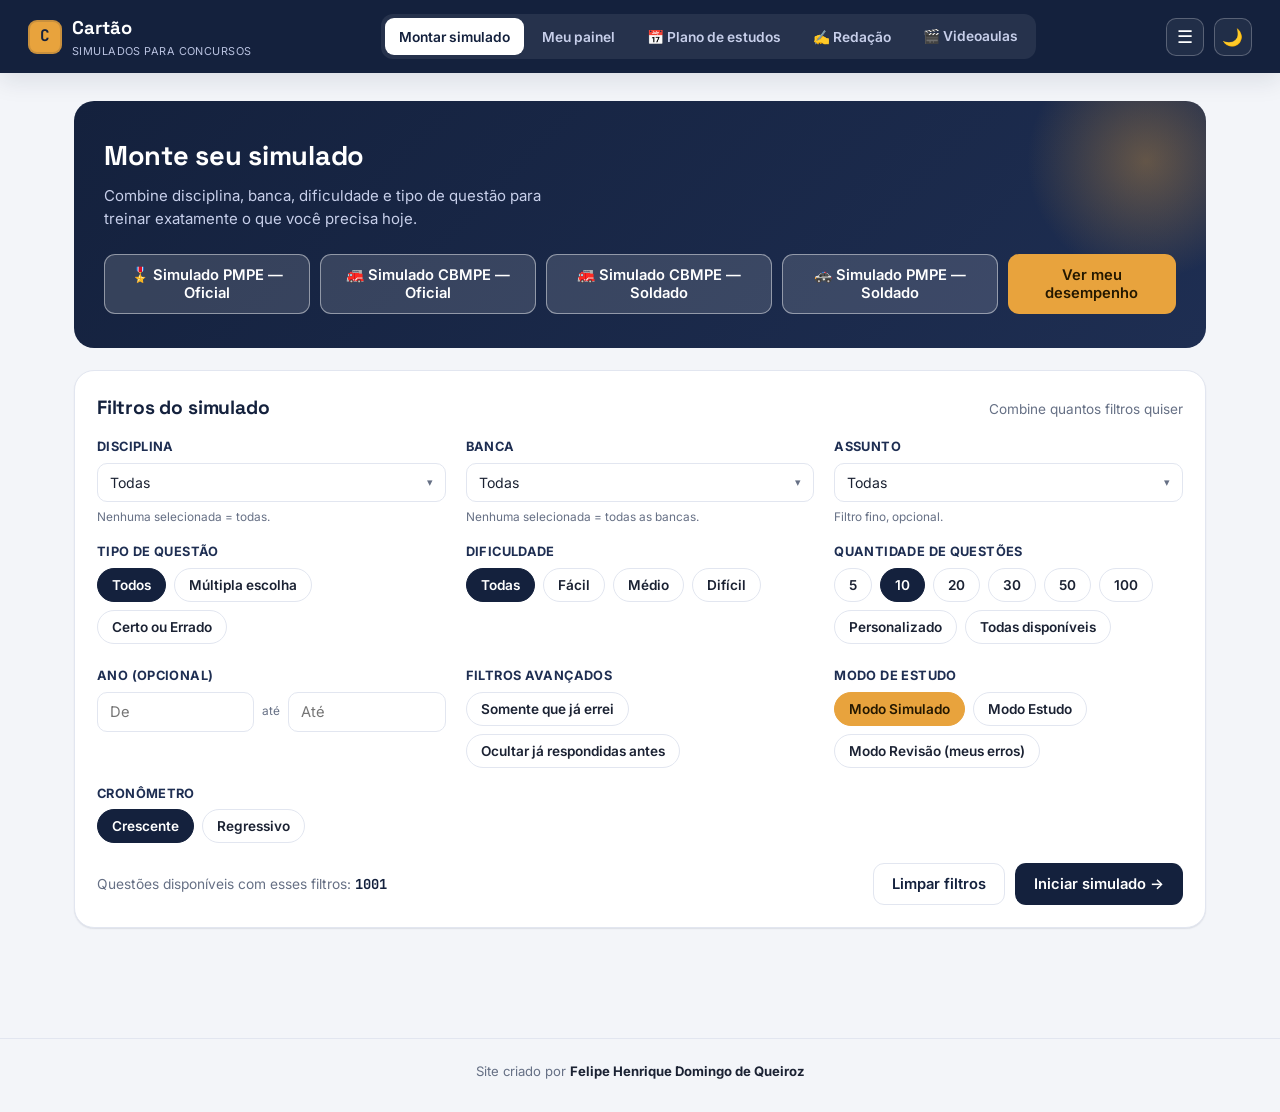
<file: index.html>
<!DOCTYPE html>
<html lang="pt-BR" data-theme="light">
<head>
<meta charset="UTF-8">
<meta name="viewport" content="width=device-width, initial-scale=1.0">
<title>Cartão&nbsp;— Simulados para Concursos</title>
<link rel="preconnect" href="https://fonts.googleapis.com">
<link href="https://fonts.googleapis.com/css2?family=Space+Grotesk:wght@500;600;700&family=Inter:wght@400;500;600;700&family=JetBrains+Mono:wght@500;600;700&display=swap" rel="stylesheet">
<link rel="stylesheet" href="css/style.css">
</head>
<body>
<div class="app-shell">

  <!-- ============================== TOPBAR ============================== -->
  <header class="topbar">
    <div class="brand">
      <span class="brand-mark">C</span>
      <span>Cartão<small>Simulados para concursos</small></span>
    </div>
    <nav class="nav-tabs" id="navTabs">
      <button data-view="home" class="active">Montar simulado</button>
      <button data-view="dashboard">Meu painel</button>
      <button data-view="plano">📅 Plano de estudos</button>
      <button data-view="redacao">✍️ Redação</button>
      <a class="nav-link" href="aulas/index.html">🎬 Videoaulas</a>
    </nav>
    <div class="topbar-actions">
      <div class="menu-dd" id="menuDropdown">
        <button class="menu-toggle" id="menuToggleBtn" title="Menu" aria-label="Abrir menu">☰</button>
        <div class="menu-dd-panel hidden" id="menuDropdownPanel">
          <button type="button" data-view="home">📝 Montar simulado</button>
          <button type="button" data-view="dashboard">📊 Meu painel</button>
          <button type="button" data-view="plano">📅 Plano de estudos</button>
          <button type="button" data-view="redacao">✍️ Redação</button>
          <a class="menu-link" href="aulas/index.html">🎬 Videoaulas</a>
        </div>
      </div>
      <button class="theme-toggle" id="themeToggleBtn" title="Alternar tema" aria-label="Alternar tema claro/escuro">🌙</button>
    </div>
  </header>

  <main class="view-wrap">

    <!-- ============================== HOME / CONFIG ============================== -->
    <section id="view-home">
      <div class="hero">
        <div>
          <h1>Monte seu simulado</h1>
          <p>Combine disciplina, banca, dificuldade e tipo de questão para treinar exatamente o que você precisa hoje.</p>
        </div>
        <div class="hero-cta">
          <button class="btn btn-pm" id="btnPmpeOficial" title="70 questões na distribuição do edital da PMPE (2º Tenente QOPM)">🎖️ Simulado PMPE — Oficial</button>
          <button class="btn btn-pm" id="btnCbmpeOficial" title="Edital do CBMPE (2º Tenente QOC): 60 questões nas disciplinas com banco disponível">🚒 Simulado CBMPE — Oficial</button>
          <button class="btn btn-pm" id="btnCbmpe" title="60 questões na distribuição do edital do CBMPE (Soldado QBMG)">🚒 Simulado CBMPE — Soldado</button>
          <button class="btn btn-pm" id="btnPmpe" title="60 questões na distribuição do edital da PMPE">🚓 Simulado PMPE — Soldado</button>
          <button class="btn btn-accent" id="btnScrollDashboard">Ver meu desempenho</button>
        </div>
      </div>

      <div class="card">
        <div class="section-title">
          <h2>Filtros do simulado</h2>
          <span class="hint">Combine quantos filtros quiser</span>
        </div>

        <form id="filtersForm" class="filters-form">
          <div class="field">
            <label>Disciplina</label>
            <div class="dropdown-ms" id="fDisciplina"></div>
            <span class="field-hint">Nenhuma selecionada = todas.</span>
          </div>

          <div class="field">
            <label>Banca</label>
            <div class="dropdown-ms" id="fBanca"></div>
            <span class="field-hint">Nenhuma selecionada = todas as bancas.</span>
          </div>

          <div class="field">
            <label>Assunto</label>
            <div class="dropdown-ms" id="fAssunto"></div>
            <span class="field-hint">Filtro fino, opcional.</span>
          </div>

          <div class="field">
            <label>Tipo de questão</label>
            <div class="chip-group" id="chipTipo">
              <button type="button" class="chip active" data-value="Todos">Todos</button>
              <button type="button" class="chip" data-value="Múltipla Escolha">Múltipla escolha</button>
              <button type="button" class="chip" data-value="Certo ou Errado">Certo ou Errado</button>
            </div>
            <span class="field-hint" id="bancaStyleHint"></span>
          </div>

          <div class="field">
            <label>Dificuldade</label>
            <div class="chip-group" id="chipDificuldade">
              <button type="button" class="chip active" data-value="Todas">Todas</button>
              <button type="button" class="chip" data-value="Fácil">Fácil</button>
              <button type="button" class="chip" data-value="Médio">Médio</button>
              <button type="button" class="chip" data-value="Difícil">Difícil</button>
            </div>
          </div>

          <div class="field">
            <label>Quantidade de questões</label>
            <div class="chip-group" id="chipQtd">
              <button type="button" class="chip" data-value="5">5</button>
              <button type="button" class="chip active" data-value="10">10</button>
              <button type="button" class="chip" data-value="20">20</button>
              <button type="button" class="chip" data-value="30">30</button>
              <button type="button" class="chip" data-value="50">50</button>
              <button type="button" class="chip" data-value="100">100</button>
              <button type="button" class="chip" data-value="custom">Personalizado</button>
              <button type="button" class="chip" data-value="all">Todas disponíveis</button>
            </div>
            <input type="number" id="qtdCustomInput" min="1" placeholder="Nº de questões" class="hidden" style="margin-top:8px; padding:9px 12px; border-radius:10px; border:1px solid var(--card-border); width:140px;">
          </div>

          <div class="field">
            <label>Ano (opcional)</label>
            <div style="display:flex; gap:8px; align-items:center;">
              <input type="number" id="fAnoDe" placeholder="De" style="padding:10px 12px; border-radius:10px; border:1px solid var(--card-border); width:100%;">
              <span class="field-hint">até</span>
              <input type="number" id="fAnoAte" placeholder="Até" style="padding:10px 12px; border-radius:10px; border:1px solid var(--card-border); width:100%;">
            </div>
          </div>

          <div class="field">
            <label>Filtros avançados</label>
            <div class="chip-group" id="chipAvancado">
              <button type="button" class="chip" data-value="somenteErradas">Somente que já errei</button>
              <button type="button" class="chip" data-value="ocultarRespondidas">Ocultar já respondidas antes</button>
            </div>
          </div>

          <div class="field">
            <label>Modo de estudo</label>
            <div class="chip-group" id="chipModo">
              <button type="button" class="chip active mode-accent" data-value="simulado">Modo Simulado</button>
              <button type="button" class="chip" data-value="estudo">Modo Estudo</button>
              <button type="button" class="chip" data-value="revisao">Modo Revisão (meus erros)</button>
            </div>
          </div>

          <div class="field">
            <label>Cronômetro</label>
            <div class="chip-group" id="chipTimer">
              <button type="button" class="chip active" data-value="up">Crescente</button>
              <button type="button" class="chip" data-value="down">Regressivo</button>
            </div>
          </div>
        </form>

        <div class="form-footer">
          <div class="result-count">Questões disponíveis com esses filtros: <strong id="matchCount">0</strong></div>
          <div style="display:flex; gap:10px;">
            <button class="btn btn-ghost" id="btnClearFilters">Limpar filtros</button>
            <button class="btn btn-primary" id="btnStartSim">Iniciar simulado →</button>
          </div>
        </div>
      </div>
    </section>

    <!-- ============================== DASHBOARD ============================== -->
    <section id="view-dashboard" class="hidden">
      <div class="section-title">
        <h2>Meu painel</h2>
        <button class="btn btn-ghost btn-sm" id="btnDashboardHome">🏠 Voltar para montar simulado</button>
      </div>
      <p class="hint" style="margin-top:-10px; color:var(--muted); font-size:.85rem;">Seu histórico é salvo neste navegador (localStorage).</p>
      <div class="grid cols-4" id="dashStats"></div>

      <div class="card">
        <div class="section-title"><h2>Desempenho por disciplina</h2></div>
        <div id="dashByDiscipline"></div>
      </div>

      <div class="card">
        <div class="section-title"><h2>Histórico de simulados</h2></div>
        <div id="dashHistory" class="rev-list"></div>
      </div>
    </section>

    <!-- ============================== SIMULADO ============================== -->
    <section id="view-plano" class="hidden"><div id="planoRoot"></div></section>
    <section id="view-redacao" class="hidden"><div id="redacaoRoot"></div></section>

    <section id="view-simulado" class="hidden">
      <div class="exam-topbar">
        <div class="exam-meta">
          <h3 id="examTitle">Simulado de Concurso</h3>
          <div class="breadcrumb" id="examBreadcrumb"></div>
        </div>
        <div style="display:flex; align-items:center; gap:10px;">
          <button class="btn btn-ghost btn-sm mobile-omr-toggle" id="btnOpenOmr">Questões</button>
          <div class="timer-chip">
            <span>⏱</span>
            <span class="timer-display" id="timerDisplay">00:00:00</span>
            <button id="btnPauseTimer" title="Pausar/Continuar">⏸</button>
          </div>
          <button class="btn btn-danger-ghost btn-sm" id="btnFinishSim">Finalizar simulado</button>
        </div>
      </div>

      <div class="exam-layout">
        <div class="card question-card">
          <div class="q-progress"><div id="qProgressBar" style="width:0%"></div></div>
          <div class="q-head">
            <span class="badge badge-muted" id="qDisciplinaBadge"></span>
            <span class="badge badge-muted" id="qBancaBadge"></span>
            <span class="badge badge-muted" id="qDificuldadeBadge"></span>
            <span class="badge badge-accent" id="qAnoBadge"></span>
          </div>
          <div class="demo-flag" id="qDemoFlag">⚠ Questão demonstrativa — não oficial</div>
          <div class="q-enunciado" id="qEnunciado"></div>
          <div class="alt-list" id="qAltList"></div>

          <button class="btn btn-primary" id="btnResponder" disabled style="margin-bottom:14px;">Responder</button>

          <div id="feedbackArea"></div>

          <div class="q-actions">
            <div class="left-actions">
              <button class="btn btn-ghost btn-sm" id="btnPrev">← Anterior</button>
              <button class="btn btn-ghost btn-sm" id="btnNext">Próxima →</button>
            </div>
            <div class="right-actions">
              <button class="btn btn-ghost btn-sm" id="btnClearAnswer">Limpar resposta</button>
              <button class="btn btn-ghost btn-sm" id="btnMark">☆ Marcar para revisão</button>
            </div>
          </div>
        </div>

        <aside class="omr-panel card" id="omrPanel">
          <h4>Cartão-resposta</h4>
          <div class="omr-grid" id="omrGrid"></div>
          <div class="omr-legend">
            <div><span class="dot" style="background:var(--card-border); border:1px solid var(--muted-2)"></span>Não respondida</div>
            <div><span class="dot" style="background:var(--ink)"></span>Respondida</div>
            <div><span class="dot" style="background:var(--success)"></span>Correta (Modo Estudo)</div>
            <div><span class="dot" style="background:var(--danger)"></span>Incorreta (Modo Estudo)</div>
            <div>★ Marcada para revisão</div>
          </div>
        </aside>
        <div class="omr-scrim" id="omrScrim"></div>
      </div>
    </section>

    <!-- ============================== RESULTADO ============================== -->
    <section id="view-resultado" class="hidden">
      <div class="section-title"><h2>Resultado do simulado</h2></div>
      <div class="card result-hero">
        <div class="score-ring" id="scoreRing" style="--pct:0"><span class="score-text" id="scoreRingText">0%</span></div>
        <div class="result-stats">
          <div class="rs-item"><div class="v mono" id="resAcertos">0</div><div class="l">Acertos</div></div>
          <div class="rs-item"><div class="v mono" id="resErros">0</div><div class="l">Erros</div></div>
          <div class="rs-item"><div class="v mono" id="resBrancos">0</div><div class="l">Em branco</div></div>
          <div class="rs-item"><div class="v mono" id="resTotal">0</div><div class="l">Questões</div></div>
          <div class="rs-item"><div class="v mono" id="resTempo">0</div><div class="l">Tempo</div></div>
          <div class="rs-item"><div class="v mono" id="resPontos">0</div><div class="l">Pontuação (regra da banca)</div></div>
        </div>
      </div>

      <div class="card">
        <div class="section-title"><h2>Desempenho por disciplina</h2></div>
        <div id="resByDiscipline"></div>
      </div>

      <div class="card">
        <div class="section-title"><h2>Pontos que precisam de revisão</h2></div>
        <div id="resWeakSubjects" class="rev-list"></div>
      </div>

      <div class="card">
        <div class="section-title">
          <h2>Revisar questões</h2>
        </div>
        <div class="tabs-row" id="revTabs">
          <button class="chip active" data-value="todas">Ver todas</button>
          <button class="chip" data-value="acertos">Ver acertos</button>
          <button class="chip" data-value="erros">Ver erros</button>
          <button class="chip" data-value="marcadas">Ver marcadas</button>
        </div>
        <div id="revList"></div>
      </div>

      <div style="display:flex; gap:10px; margin-top:6px;">
        <button class="btn btn-primary" id="btnRedoWrong">Refazer questões erradas</button>
        <button class="btn btn-ghost" id="btnBackHome">Voltar para montar simulado</button>
      </div>
    </section>

  </main>
  <footer class="site-credit">Site criado por <b>Felipe Henrique Domingo de Queiroz</b></footer>
</div>

<div id="modalRoot"></div>
<div class="toast" id="toast"></div>










<script src="js/questions.js"></script>
<script src="js/app.js"></script>
<script src="js/plano.js"></script>
<script src="js/redacao.js"></script>
</body>
</html>
</file>
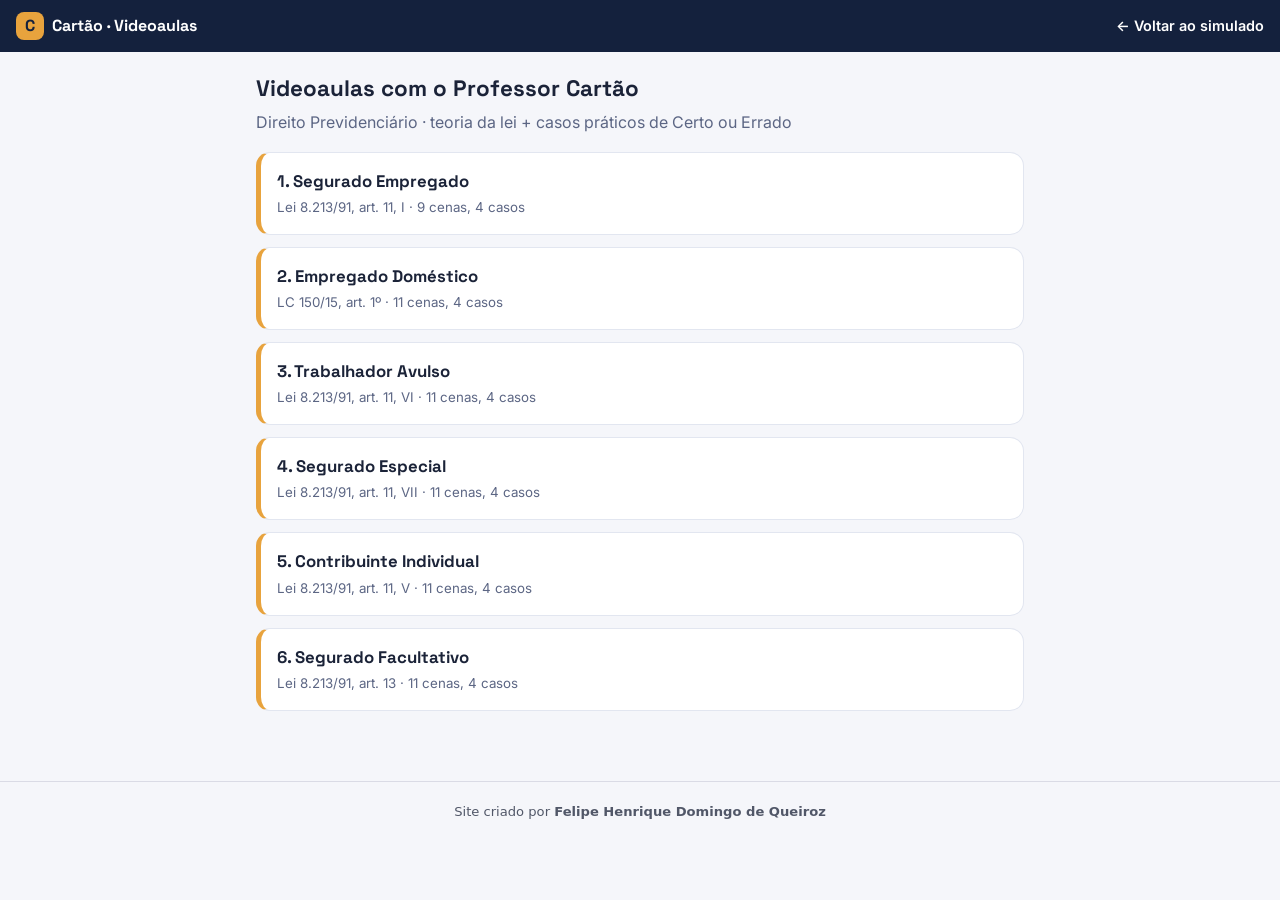
<file: aulas/index.html>
<!DOCTYPE html>
<html lang="pt-BR">
<head>
<meta charset="UTF-8">
<meta name="viewport" content="width=device-width, initial-scale=1">
<title>Videoaulas — Cartão</title>
<link rel="preconnect" href="https://fonts.googleapis.com">
<link href="https://fonts.googleapis.com/css2?family=Space+Grotesk:wght@500;600;700&family=Inter:wght@400;500;600;700&display=swap" rel="stylesheet">
<style>
:root{--ink:#14213D;--accent:#E8A33D;--bg:#F5F6FA;--card:#fff;--text:#1B2338;--muted:#5C6684;--line:#E2E6F0}
:root[data-theme="dark"]{--bg:#0E1424;--card:#18203A;--text:#E8ECF8;--muted:#9AA5C7;--line:#2A3558}
*{box-sizing:border-box}
body{margin:0;background:var(--bg);color:var(--text);font-family:Inter,system-ui,sans-serif;line-height:1.5}
header.top{background:var(--ink);color:#fff;padding:12px 16px;display:flex;align-items:center;justify-content:space-between}
header.top a{color:#fff;text-decoration:none;font-weight:600;font-size:.9rem}
.brand{font-family:"Space Grotesk",sans-serif;font-weight:700;display:flex;align-items:center;gap:8px}
.brand span{background:var(--accent);color:var(--ink);width:28px;height:28px;border-radius:8px;display:grid;place-items:center}
main{max-width:800px;margin:0 auto;padding:20px 16px 40px}
h1{font-family:"Space Grotesk",sans-serif;font-size:1.4rem;margin:0 0 4px}
p.sub{color:var(--muted);margin:0 0 18px}
.list{display:grid;gap:12px}
a.aula{display:block;background:var(--card);border:1px solid var(--line);border-radius:14px;padding:16px;text-decoration:none;color:inherit;border-left:5px solid var(--accent)}
a.aula:hover{box-shadow:0 6px 20px rgba(20,33,61,.12)}
a.aula b{font-family:"Space Grotesk",sans-serif;font-size:1.05rem;display:block}
a.aula small{color:var(--muted)}
</style>
</head>
<body>
<header class="top"><div class="brand"><span>C</span> Cartão · Videoaulas</div><a href="../index.html">← Voltar ao simulado</a></header>
<main>
  <h1>Videoaulas com o Professor Cartão</h1>
  <p class="sub">Direito Previdenciário · teoria da lei + casos práticos de Certo ou Errado</p>
  <div class="list">
    <a class="aula" href="segurado-empregado.html"><b>1. Segurado Empregado</b><small>Lei 8.213/91, art. 11, I · 9 cenas, 4 casos</small></a>
    <a class="aula" href="empregado-domestico.html"><b>2. Empregado Doméstico</b><small>LC 150/15, art. 1º · 11 cenas, 4 casos</small></a>
    <a class="aula" href="trabalhador-avulso.html"><b>3. Trabalhador Avulso</b><small>Lei 8.213/91, art. 11, VI · 11 cenas, 4 casos</small></a>
    <a class="aula" href="segurado-especial.html"><b>4. Segurado Especial</b><small>Lei 8.213/91, art. 11, VII · 11 cenas, 4 casos</small></a>
    <a class="aula" href="contribuinte-individual.html"><b>5. Contribuinte Individual</b><small>Lei 8.213/91, art. 11, V · 11 cenas, 4 casos</small></a>
    <a class="aula" href="segurado-facultativo.html"><b>6. Segurado Facultativo</b><small>Lei 8.213/91, art. 13 · 11 cenas, 4 casos</small></a>
  </div>
</main>
<script>try{var t=localStorage.getItem("cartao_tema");if(t==="dark"||(!t&&matchMedia("(prefers-color-scheme: dark)").matches))document.documentElement.setAttribute("data-theme","dark");}catch(e){}</script>
<style>.site-credit{text-align:center;padding:22px 16px 30px;font:400 .82rem system-ui,sans-serif;opacity:.75;margin-top:30px;border-top:1px solid rgba(128,128,160,.3)}.site-credit b{font-weight:700}</style><footer class="site-credit">Site criado por <b>Felipe Henrique Domingo de Queiroz</b></footer>
</body>
</html>
</file>
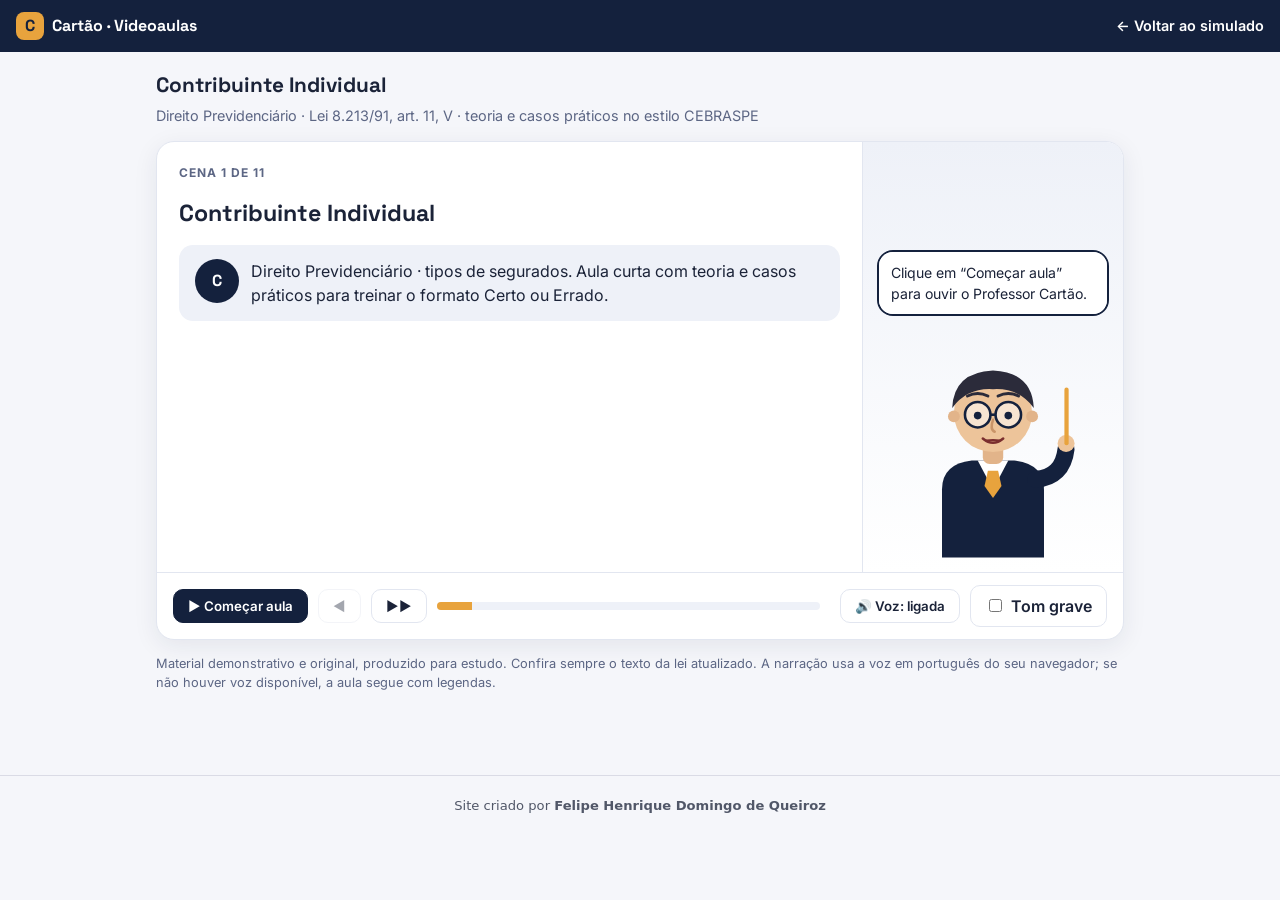
<file: aulas/contribuinte-individual.html>
<!DOCTYPE html>
<html lang="pt-BR">
<head>
<meta charset="UTF-8">
<meta name="viewport" content="width=device-width, initial-scale=1">
<title>Videoaula: Contribuinte Individual — Cartão</title>
<link rel="preconnect" href="https://fonts.googleapis.com">
<link href="https://fonts.googleapis.com/css2?family=Space+Grotesk:wght@500;600;700&family=Inter:wght@400;500;600;700&display=swap" rel="stylesheet">
<style>
:root{
  --ink:#14213D; --accent:#E8A33D; --bg:#F5F6FA; --card:#FFFFFF; --text:#1B2338; --muted:#5C6684;
  --line:#E2E6F0; --ok:#1E8E5A; --okbg:#E4F5EC; --bad:#C23B3B; --badbg:#FBE8E8; --soft:#EEF1F8;
}
:root[data-theme="dark"]{
  --bg:#0E1424; --card:#18203A; --text:#E8ECF8; --muted:#9AA5C7; --line:#2A3558; --soft:#212B4A;
  --ok:#4CC38A; --okbg:#173A2B; --bad:#F07878; --badbg:#3E1D22;
}
*{box-sizing:border-box}
body{margin:0;background:var(--bg);color:var(--text);font-family:Inter,system-ui,sans-serif;line-height:1.5}
header.top{background:var(--ink);color:#fff;padding:12px 16px;display:flex;align-items:center;justify-content:space-between;gap:12px}
header.top a{color:#fff;text-decoration:none;font-weight:600;font-size:.9rem}
header.top .brand{font-family:"Space Grotesk",sans-serif;font-weight:700;display:flex;align-items:center;gap:8px}
header.top .brand span{background:var(--accent);color:var(--ink);width:28px;height:28px;border-radius:8px;display:grid;place-items:center}
main{max-width:1000px;margin:0 auto;padding:18px 16px 40px}
h1{font-family:"Space Grotesk",sans-serif;font-size:1.3rem;margin:0 0 4px}
.sub{color:var(--muted);font-size:.9rem;margin:0 0 14px}
.player{background:var(--card);border:1px solid var(--line);border-radius:18px;overflow:hidden;box-shadow:0 6px 24px rgba(20,33,61,.08)}
.stage{display:grid;grid-template-columns:1fr 260px;gap:0;min-height:430px}
.board{padding:22px;display:flex;flex-direction:column;gap:14px;border-right:1px solid var(--line)}
.step{font-size:.75rem;letter-spacing:.08em;text-transform:uppercase;color:var(--muted);font-weight:700}
.title{font-family:"Space Grotesk",sans-serif;font-size:1.45rem;font-weight:700;margin:0}
.tag{display:inline-block;background:var(--accent);color:var(--ink);font-weight:700;font-size:.75rem;padding:3px 10px;border-radius:99px;width:fit-content}
.items{display:grid;gap:10px;margin:0;padding:0;list-style:none}
.items li{background:var(--soft);border-left:4px solid var(--accent);border-radius:10px;padding:10px 14px;opacity:0;transform:translateY(8px);transition:all .4s ease}
.items li.show{opacity:1;transform:none}
.items li b{display:block;font-family:"Space Grotesk",sans-serif}
.items li small{color:var(--muted)}
.case{background:var(--soft);border-radius:14px;padding:14px 16px;display:flex;gap:12px;align-items:flex-start}
.avatar{flex:none;width:44px;height:44px;border-radius:50%;background:var(--ink);color:#fff;display:grid;place-items:center;font-family:"Space Grotesk",sans-serif;font-weight:700}
.case p{margin:0}
.claim{border:2px dashed var(--accent);border-radius:12px;padding:10px 14px;font-weight:600}
.btns{display:flex;gap:10px;flex-wrap:wrap}
.btn{border:2px solid var(--ink);background:var(--card);color:var(--ink);font-weight:700;border-radius:10px;padding:9px 20px;cursor:pointer;font-size:.95rem;font-family:inherit}
:root[data-theme="dark"] .btn{border-color:var(--accent);color:var(--text)}
.btn:hover{background:var(--accent);color:var(--ink);border-color:var(--accent)}
.btn:disabled{opacity:.5;cursor:default}
.feedback{border-radius:12px;padding:10px 14px;font-weight:600;display:none}
.feedback.ok{display:block;background:var(--okbg);color:var(--ok)}
.feedback.bad{display:block;background:var(--badbg);color:var(--bad)}
.feedback small{display:block;font-weight:400;color:var(--text);margin-top:4px}
.teacher{padding:14px;display:flex;flex-direction:column;align-items:center;justify-content:flex-end;background:linear-gradient(180deg,var(--soft),var(--card))}
.bubble{background:var(--card);border:2px solid var(--ink);border-radius:16px;padding:10px 12px;font-size:.88rem;position:relative;margin-bottom:12px;max-height:200px;overflow:auto;width:100%}
:root[data-theme="dark"] .bubble{border-color:var(--accent)}
.bubble::after{content:"";position:absolute;bottom:-10px;left:50%;margin-left:-8px;border:8px solid transparent;border-top-color:var(--ink);border-bottom:0}
:root[data-theme="dark"] .bubble::after{border-top-color:var(--accent)}
svg.prof{width:170px;height:auto}
.mouth-open{transform-box:fill-box;transform-origin:center;transform:scaleY(.15)}
.speaking .mouth-open{animation:talk .28s infinite alternate ease-in-out}
@keyframes talk{to{transform:scaleY(1.5)}}
.eye{transform-box:fill-box;transform-origin:center;animation:blink 4s infinite}
@keyframes blink{0%,94%,100%{transform:scaleY(1)}97%{transform:scaleY(.1)}}
.speaking .prof-body{animation:bob .6s infinite alternate ease-in-out}
@keyframes bob{to{transform:translateY(-3px)}}
.arm{transform-box:fill-box;transform-origin:20% 10%;transition:transform .4s}
.speaking .arm{animation:wave 1.2s infinite alternate ease-in-out}
@keyframes wave{to{transform:rotate(-14deg)}}
.controls{display:flex;align-items:center;gap:10px;padding:12px 16px;border-top:1px solid var(--line);flex-wrap:wrap}
.ctl{border:1px solid var(--line);background:var(--card);color:var(--text);border-radius:10px;padding:8px 14px;cursor:pointer;font-weight:600;font-family:inherit}
.ctl.main{background:var(--ink);color:#fff;border-color:var(--ink)}
:root[data-theme="dark"] .ctl.main{background:var(--accent);color:var(--ink);border-color:var(--accent)}
.ctl:disabled{opacity:.4;cursor:default}
.bar{flex:1;min-width:120px;height:8px;background:var(--soft);border-radius:99px;overflow:hidden}
.bar i{display:block;height:100%;width:0;background:var(--accent);transition:width .4s}
.score{font-weight:700;color:var(--muted);font-size:.85rem}
.note{margin-top:14px;color:var(--muted);font-size:.8rem}
.final-card{text-align:center;padding:10px}
.final-card a{display:inline-block;margin-top:8px;background:var(--ink);color:#fff;text-decoration:none;padding:10px 18px;border-radius:10px;font-weight:700}
@media(max-width:720px){
  .stage{grid-template-columns:1fr}
  .board{border-right:0;border-bottom:1px solid var(--line)}
  .teacher{flex-direction:row;gap:10px;align-items:center;justify-content:flex-start;padding:10px}
  .bubble{margin:0;max-height:140px}
  .bubble::after{display:none}
  svg.prof{width:90px;flex:none}
}
@media(prefers-reduced-motion:reduce){*{animation:none!important;transition:none!important}}
</style>
</head>
<body>
<header class="top">
  <div class="brand"><span>C</span> Cartão · Videoaulas</div>
  <a href="../index.html">← Voltar ao simulado</a>
</header>
<main>
  <h1>Contribuinte Individual</h1>
  <p class="sub">Direito Previdenciário · Lei 8.213/91, art. 11, V · teoria e casos práticos no estilo CEBRASPE</p>

  <div class="player" id="player">
    <div class="stage">
      <div class="board" id="board" aria-live="polite"></div>
      <div class="teacher" id="teacher">
        <div class="bubble" id="bubble">Clique em “Começar aula” para ouvir o Professor Cartão.</div>
        <svg class="prof" viewBox="0 0 200 270" role="img" aria-label="Professor Cartão, personagem desenhado">
          <g class="prof-body">
            <path d="M40 270 L40 190 Q40 160 75 156 L125 156 Q160 160 160 190 L160 270 Z" fill="#14213D"/>
            <path d="M82 156 L100 190 L118 156 Z" fill="#fff"/>
            <path d="M94 168 L106 168 L110 186 L100 200 L90 186 Z" fill="#E8A33D"/>
            <rect x="88" y="136" width="24" height="24" rx="8" fill="#E2B48A"/>
            <circle cx="100" cy="100" r="46" fill="#EDC49A"/>
            <path d="M52 94 Q54 52 100 50 Q146 52 148 94 Q130 70 100 72 Q70 70 52 94 Z" fill="#2B2B3A"/>
            <circle cx="54" cy="104" r="7" fill="#E2B48A"/><circle cx="146" cy="104" r="7" fill="#E2B48A"/>
            <circle cx="82" cy="102" r="15" fill="#fff" fill-opacity=".55" stroke="#14213D" stroke-width="3"/>
            <circle cx="118" cy="102" r="15" fill="#fff" fill-opacity=".55" stroke="#14213D" stroke-width="3"/>
            <path d="M97 102 L103 102" stroke="#14213D" stroke-width="3"/>
            <circle class="eye" cx="82" cy="103" r="4.5" fill="#14213D"/>
            <circle class="eye" cx="118" cy="103" r="4.5" fill="#14213D"/>
            <path d="M70 80 Q82 74 94 80" stroke="#2B2B3A" stroke-width="3.5" fill="none" stroke-linecap="round"/>
            <path d="M106 80 Q118 74 130 80" stroke="#2B2B3A" stroke-width="3.5" fill="none" stroke-linecap="round"/>
            <path d="M100 108 Q96 120 102 122" stroke="#C99468" stroke-width="3" fill="none" stroke-linecap="round"/>
            <ellipse class="mouth-open" cx="100" cy="132" rx="11" ry="9" fill="#7A2E2E"/>
            <path d="M88 130 Q100 140 112 130" stroke="#7A2E2E" stroke-width="3" fill="none" stroke-linecap="round"/>
            <g class="arm">
              <path d="M150 178 Q182 176 186 142" stroke="#14213D" stroke-width="20" fill="none" stroke-linecap="round"/>
              <circle cx="186" cy="136" r="10" fill="#EDC49A"/>
              <rect x="184" y="70" width="5" height="68" rx="2.5" fill="#E8A33D"/>
            </g>
          </g>
        </svg>
      </div>
    </div>
    <div class="controls">
      <button class="ctl main" id="btnPlay">▶ Começar aula</button>
      <button class="ctl" id="btnPrev" aria-label="Cena anterior" disabled>◀</button>
      <button class="ctl" id="btnNext" aria-label="Próxima cena">▶▶</button>
      <div class="bar" aria-hidden="true"><i id="bar"></i></div>
      <span class="score" id="score"></span>
      <button class="ctl" id="btnVoice" aria-pressed="true">🔊 Voz: ligada</button>
      <select class="ctl" id="selVoice" aria-label="Escolher voz"></select>
      <label class="ctl" style="display:flex;align-items:center;gap:6px"><input type="checkbox" id="chkGrave"> Tom grave</label>
    </div>
  </div>
  <p class="note">Material demonstrativo e original, produzido para estudo. Confira sempre o texto da lei atualizado. A narração usa a voz em português do seu navegador; se não houver voz disponível, a aula segue com legendas.</p>
</main>

<script>
(function(){
  try{
    var t=localStorage.getItem("cartao_tema");
    if(t==="dark"||(!t&&window.matchMedia&&matchMedia("(prefers-color-scheme: dark)").matches)) document.documentElement.setAttribute("data-theme","dark");
  }catch(e){}

  var CENAS=[
    {"tipo": "abertura", "titulo": "Contribuinte Individual", "fala": "E aí, pessoal! Eu sou o Professor Cartão, e hoje a missão é o contribuinte individual, a categoria que mais reúne pegadinhas de enquadramento! Primeiro, a lei. Depois, casos práticos de certo ou errado. Bora lá!"},
    {"tipo": "lista", "titulo": "O que a lei diz", "tag": "Lei 8.213/91, art. 11, V", "fala": "Atenção, que essa categoria é cheia de gente! Contribuinte individual é quem exerce atividade econômica por conta própria, o autônomo; quem presta serviço eventual a uma ou mais empresas, sem relação de emprego; o titular de firma individual; o diretor não empregado de sociedade anônima; o sócio que participa da gestão ou recebe remuneração pelo trabalho; o síndico remunerado; o ministro de confissão religiosa; o garimpeiro; o médico residente; e o produtor rural em área acima de quatro módulos fiscais!", "itens": [["Autônomo", "Exerce atividade econômica por conta própria."], ["Eventual", "Presta serviço a uma ou mais empresas, sem relação de emprego."], ["Empresários e sócios", "Firma individual; diretor não empregado de S/A; sócio com gestão ou pró-labore."], ["Outros enquadrados", "Síndico remunerado, ministro de confissão religiosa, garimpeiro, médico residente, produtor rural acima de 4 módulos."]]},
    {"tipo": "lista", "titulo": "As pegadinhas do enquadramento", "tag": "Quem entra e quem não entra", "fala": "Cuidado com as pegadinhas! O sócio cotista que não participa da gestão e não recebe remuneração pelo trabalho não é contribuinte individual, ele só recebe lucros. O produtor rural em área de até quatro módulos, mas com empregados permanentes, é contribuinte individual, e não segurado especial. O garimpeiro é contribuinte individual, com ou sem empregados. E o síndico que não recebe remuneração pode ser facultativo!", "itens": [["Sócio cotista sem gestão e sem remuneração", "Só recebe lucros: não é contribuinte individual."], ["Produtor rural com empregados permanentes", "Contribuinte individual, mesmo em até 4 módulos."], ["Garimpeiro", "Contribuinte individual, com ou sem empregados."], ["Síndico sem remuneração", "Pode ser facultativo."]]},
    {"tipo": "lista", "titulo": "Contribuição", "tag": "Lei 8.212/91, arts. 21 e 30 · Lei 10.666/03, art. 4º", "fala": "Agora, quanto o contribuinte individual paga! A alíquota geral é vinte por cento sobre o salário de contribuição, observado o teto, e ele recolhe por iniciativa própria até o dia quinze do mês seguinte. Se presta serviço a empresa, a empresa desconta onze por cento, observado o teto, e recolhe até o dia vinte do mês seguinte. No plano simplificado, são onze por cento sobre o salário mínimo, mas, para contagem recíproca ou aposentadoria por tempo de contribuição, é preciso complementar a diferença até vinte por cento, com juros. E o microempreendedor individual paga cinco por cento do salário mínimo!", "itens": [["Regra geral", "20% sobre o salário de contribuição, até o teto; recolhe até o dia 15 do mês seguinte."], ["Presta serviço a empresa", "A empresa desconta 11% (até o teto) e recolhe até o dia 20 do mês seguinte."], ["Plano simplificado", "11% sobre o salário mínimo; para contagem recíproca, complementa até 20% com juros."], ["MEI", "5% do salário mínimo."]]},
    {"tipo": "caso", "titulo": "Caso 1 · Dentista autônomo", "nome": "Henrique", "fala": "Primeiro desafio! O doutor Henrique é dentista e atende pacientes em consultório próprio, sem horário imposto por ninguém e sem vínculo com qualquer empresa.", "historia": "Dr. Henrique é dentista e atende pacientes em consultório próprio, sem horário imposto por ninguém e sem vínculo com qualquer empresa.", "afirm": "Henrique é segurado obrigatório do RGPS, na categoria de contribuinte individual.", "gab": "C", "expl": "Correto. A pessoa física que exerce, por conta própria, atividade econômica de natureza urbana, com fins lucrativos ou não, é contribuinte individual."},
    {"tipo": "caso", "titulo": "Caso 2 · Garimpeiro sem empregados", "nome": "Sérgio", "fala": "Segundo desafio! Sérgio explora, por conta própria, uma área de garimpo, trabalhando sozinho, sem empregados e sem prepostos.", "historia": "Sérgio explora, por conta própria, uma área de garimpo, trabalhando sozinho, sem empregados e sem prepostos.", "afirm": "Sérgio é segurado especial, pois trabalha sem o auxílio de empregados.", "gab": "E", "expl": "Errado. Quem explora atividade de extração mineral (garimpo), em caráter permanente ou temporário, com ou sem o auxílio de empregados, é contribuinte individual."},
    {"tipo": "caso", "titulo": "Caso 3 · Sítio com empregados permanentes", "nome": "Mário", "fala": "Terceiro desafio! Mário é proprietário de um sítio de três módulos fiscais e mantém, durante todo o ano, dois empregados permanentes para ajudá-lo na lavoura.", "historia": "Mário é proprietário de um sítio de 3 módulos fiscais e mantém, durante todo o ano, dois empregados permanentes para ajudá-lo na lavoura.", "afirm": "Mário é contribuinte individual, e não segurado especial.", "gab": "C", "expl": "Correto. Mesmo em área de até 4 módulos fiscais, quem explora atividade agropecuária com o auxílio de empregados, fora das hipóteses permitidas, é contribuinte individual. A presença de empregados permanentes é incompatível com a economia familiar."},
    {"tipo": "caso", "titulo": "Caso 4 · Pintor de uma casa", "nome": "Dona Marta", "fala": "Último desafio! Dona Marta, pessoa física, contratou um pintor autônomo para pintar o interior da casa dela. Pagou o valor da obra.", "historia": "Dona Marta, pessoa física, contratou um pintor autônomo para pintar o interior de sua casa. Pagou-lhe o valor da obra.", "afirm": "Dona Marta, como tomadora pessoa física, é responsável por descontar e recolher a contribuição do pintor.", "gab": "E", "expl": "Errado. A obrigação de reter e recolher recai sobre a empresa. Quando o serviço é prestado a pessoa física, o contribuinte individual recolhe a contribuição por iniciativa própria."},
    {"tipo": "lista", "titulo": "Carência, benefícios e graça", "tag": "Lei 8.213/91, arts. 15, 25, 26, 27 e 65", "fala": "Agora, carência e benefícios! Para o auxílio-doença, são doze contribuições, dispensadas em casos como acidente de qualquer natureza e doenças graves listadas. Para o salário-maternidade, dez, e, se o parto for antecipado, a carência diminui na mesma quantidade de meses. Atenção: para o contribuinte individual, a carência só conta a partir do primeiro pagamento feito em dia, e contribuições atrasadas de meses anteriores não valem. Ele não tem direito a salário-família nem a auxílio-acidente. E, parando de contribuir, mantém a qualidade de segurado por até doze meses, prorrogados para vinte e quatro se tiver mais de cento e vinte contribuições!", "itens": [["Auxílio-doença", "12 contribuições (dispensadas em acidente e doenças graves listadas)."], ["Salário-maternidade", "10 contribuições; parto antecipado reduz a carência."], ["Carência", "Conta a partir da 1ª contribuição paga em dia; atrasadas de competências anteriores não valem."], ["Sem direito", "Salário-família e auxílio-acidente."], ["Período de graça", "12 meses; 24 se mais de 120 contribuições."]]},
    {"tipo": "lista", "titulo": "Macetes para a prova", "tag": "Resumo", "fala": "Macetes de campeão! Um: por conta própria, é contribuinte individual. Dois: sócio só é contribuinte individual se tem gestão ou pró-labore. Três: tomador empresa, desconta onze por cento e recolhe até o dia vinte; tomador pessoa física, o contribuinte recolhe por conta própria, até o dia quinze. Quatro: carência só vale a partir da primeira contribuição em dia. Guardou? Então vai pra cima!", "itens": [["Por conta própria", "Contribuinte individual."], ["Sócio", "Só é CI se tem gestão ou recebe pró-labore."], ["Quem recolhe", "Empresa: desconta 11% e recolhe até o dia 20. Pessoa física: o CI recolhe até o dia 15."], ["Carência", "Conta a partir da 1ª contribuição em dia."]]},
    {"tipo": "fim", "titulo": "Aula concluída", "fala": "Missão cumprida! Agora é com você: vá ao simulado e resolva as questões de contribuinte individual, na disciplina Direito Previdenciário. Bons estudos, e até a próxima aula!"}
  ];

  var board=document.getElementById("board"), bubble=document.getElementById("bubble"), teacher=document.getElementById("teacher"),
      btnPlay=document.getElementById("btnPlay"), btnPrev=document.getElementById("btnPrev"), btnNext=document.getElementById("btnNext"),
      btnVoice=document.getElementById("btnVoice"), bar=document.getElementById("bar"), scoreEl=document.getElementById("score");
  var i=0, auto=false, voice=("speechSynthesis" in window), token=0, timer=null, acertos=0, respondidas=0, started=false, ptVoice=null;
  var respondida={}; // cena -> true

  var selVoice=document.getElementById("selVoice"), chkGrave=document.getElementById("chkGrave");
  var MASC=/(daniel|felipe|ant[oô]nio|ricardo|jorge|fernando|lucas|male|masculin|google portugu[eê]s do brasil.*male)/i;
  var FEM=/(francisca|luciana|maria|helena|vit[oó]ria|camila|female|feminin|google portugu[eê]s do brasil)/i;
  function pickVoice(){
    if(!voice) return;
    var vs=(speechSynthesis.getVoices()||[]).filter(function(v){return /^pt/i.test(v.lang);});
    vs.sort(function(a,b){return (/^pt(-|_)BR/i.test(b.lang)?1:0)-(/^pt(-|_)BR/i.test(a.lang)?1:0);});
    var saved=null; try{saved=localStorage.getItem("cartao_voz_aula");}catch(e){}
    selVoice.innerHTML=vs.map(function(v){return '<option value="'+esc(v.name)+'">'+esc(v.name)+' ('+esc(v.lang)+')</option>';}).join("");
    if(!vs.length){ selVoice.style.display="none"; ptVoice=null; return; }
    var chosen=vs.filter(function(v){return v.name===saved;})[0]||vs.filter(function(v){return MASC.test(v.name);})[0]||vs[0];
    ptVoice=chosen; selVoice.value=chosen.name; selVoice.style.display="";
  }
  selVoice.addEventListener("change",function(){
    var vs=speechSynthesis.getVoices()||[];
    ptVoice=vs.filter(function(v){return v.name===selVoice.value;})[0]||null;
    try{localStorage.setItem("cartao_voz_aula",selVoice.value);}catch(e){}
    if(started) falar("Esta é a voz escolhida para a aula.", null);
  });
  chkGrave.addEventListener("change",function(){ if(started) falar("Este é o tom da voz para a aula.", null); });
  if(voice){ pickVoice(); try{speechSynthesis.onvoiceschanged=pickVoice;}catch(e){} } else { selVoice.style.display="none"; chkGrave.parentNode.style.display="none"; }

  function falar(texto, depois){
    var my=++token;
    clearTimeout(timer);
    try{ if(voice) speechSynthesis.cancel(); }catch(e){}
    bubble.textContent=texto;
    var fim=function(){ if(my!==token) return; teacher.classList.remove("speaking"); if(depois) depois(); };
    teacher.classList.add("speaking");
    if(voice && btnVoice.getAttribute("aria-pressed")==="true" && started){
      try{
        var u=new SpeechSynthesisUtterance(texto);
        u.lang="pt-BR"; if(ptVoice) u.voice=ptVoice; u.rate=1; u.pitch=chkGrave.checked?0.7:1;
        u.onend=fim; u.onerror=fim;
        speechSynthesis.speak(u);
        return;
      }catch(e){}
    }
    timer=setTimeout(fim, Math.max(2500, texto.length*62));
  }
  function parar(){ token++; clearTimeout(timer); try{ if(voice) speechSynthesis.cancel(); }catch(e){} teacher.classList.remove("speaking"); }

  function esc(s){var d=document.createElement("div");d.textContent=s;return d.innerHTML;}

  function render(){
    var c=CENAS[i];
    bar.style.width=((i+1)/CENAS.length*100)+"%";
    btnPrev.disabled=(i===0);
    btnNext.disabled=(i===CENAS.length-1);
    var h='<div class="step">Cena '+(i+1)+' de '+CENAS.length+'</div><h2 class="title">'+esc(c.titulo)+'</h2>';
    if(c.tag) h+='<span class="tag">'+esc(c.tag)+'</span>';
    if(c.tipo==="lista"){
      h+='<ul class="items">'+c.itens.map(function(it){return '<li><b>'+esc(it[0])+'</b><small>'+esc(it[1])+'</small></li>';}).join("")+'</ul>';
    } else if(c.tipo==="caso"){
      h+='<div class="case"><div class="avatar">'+esc(c.nome.charAt(0))+'</div><p>'+esc(c.historia)+'</p></div>';
      h+='<div class="claim" id="claim" style="display:none">Nessa situação, '+esc(c.afirm)+'</div>';
      h+='<div class="btns" id="btns" style="display:none"><button class="btn" data-r="C">Certo</button><button class="btn" data-r="E">Errado</button></div>';
      h+='<div class="feedback" id="fb"></div>';
    } else if(c.tipo==="abertura"){
      h+='<div class="case"><div class="avatar">C</div><p>Direito Previdenciário · tipos de segurados. Aula curta com teoria e casos práticos para treinar o formato Certo ou Errado.</p></div>';
    } else if(c.tipo==="fim"){
      h+='<div class="final-card"><p><b>Seu desempenho nos casos:</b> <span id="fin">'+acertos+' de '+respondidas+'</span></p><a href="../index.html">Ir para o simulado</a></div>';
    }
    board.innerHTML=h;
    atualizaScore();
    if(c.tipo==="lista"){
      var lis=board.querySelectorAll(".items li");
      var n=lis.length, passo=Math.max(900, (c.fala.length*62)/(n+1));
      Array.prototype.forEach.call(lis,function(li,k){ setTimeout(function(){li.classList.add("show");}, 400+k*passo*0.8); });
      if(!started) Array.prototype.forEach.call(lis,function(li){li.classList.add("show");});
    }
    if(c.tipo==="caso"){
      var show=function(){
        var cl=document.getElementById("claim"), bt=document.getElementById("btns");
        if(cl) cl.style.display="block"; if(bt) bt.style.display="flex";
        if(!respondida[i]) falar("Agora é com você! Julgue o item: Nessa situação, "+c.afirm+" Certo ou errado?", null);
      };
      var bt0=board.querySelector("#btns");
      bt0.addEventListener("click",function(ev){
        var b=ev.target.closest("button[data-r]"); if(!b||respondida[i]) return;
        responder(b.getAttribute("data-r"));
      });
      if(respondida[i]){ document.getElementById("claim").style.display="block"; bt0.style.display="flex"; mostraFeedback(respondida[i]); }
      else { pendente=show; }
    }
    if(c.tipo==="fim") { var f=document.getElementById("fin"); if(f) f.textContent=acertos+" de "+respondidas; }
    if(!started){
      if(c.tipo==="caso"){ var p0=pendente; pendente=null; if(p0){ var cl=document.getElementById("claim"), bt=document.getElementById("btns"); if(cl) cl.style.display="block"; if(bt) bt.style.display="flex"; } }
      return;
    }
    // narração
    if(!(c.tipo==="caso" && respondida[i])){
      falar(c.fala, function(){
        if(c.tipo==="caso"){ if(pendente){var p=pendente;pendente=null;p();} return; }
        if(auto && i<CENAS.length-1){ setTimeout(function(){ ir(i+1); }, 700); }
      });
    } else { bubble.textContent=c.expl; }
  }
  var pendente=null;

  function atualizaScore(){ scoreEl.textContent = respondidas? ("Acertos: "+acertos+"/"+respondidas):""; }

  function responder(r){
    var c=CENAS[i]; respondida[i]=r; respondidas++; if(r===c.gab) acertos++;
    atualizaScore(); parar(); mostraFeedback(r);
    falar((r===c.gab?"Mandou bem! ":"Quase! Vamos entender. ")+c.expl, function(){
      if(auto && i<CENAS.length-1){ setTimeout(function(){ ir(i+1); }, 700); }
    });
  }
  function mostraFeedback(r){
    var c=CENAS[i], fb=document.getElementById("fb"), ok=(r===c.gab);
    fb.className="feedback "+(ok?"ok":"bad");
    fb.innerHTML=(ok?"Você acertou! ":"Você errou. ")+"Gabarito: "+(c.gab==="C"?"Certo":"Errado")+"<small>"+esc(c.expl)+"</small>";
    var bs=board.querySelectorAll("#btns .btn"); Array.prototype.forEach.call(bs,function(b){b.disabled=true;});
  }

  function ir(n){ if(n<0||n>=CENAS.length) return; parar(); pendente=null; i=n; render(); }

  btnPlay.addEventListener("click",function(){
    if(!started){ started=true; auto=true; btnPlay.textContent="⏸ Pausar"; render(); return; }
    if(auto){ auto=false; parar(); btnPlay.textContent="▶ Continuar"; }
    else { auto=true; btnPlay.textContent="⏸ Pausar"; render(); }
  });
  btnPrev.addEventListener("click",function(){ ir(i-1); });
  btnNext.addEventListener("click",function(){ ir(i+1); });
  btnVoice.addEventListener("click",function(){
    var on=btnVoice.getAttribute("aria-pressed")!=="true";
    btnVoice.setAttribute("aria-pressed",on?"true":"false");
    btnVoice.textContent=on?"🔊 Voz: ligada":"🔇 Voz: desligada";
    if(!on) parar();
  });
  if(!voice){ btnVoice.disabled=true; btnVoice.textContent="Voz indisponível"; btnVoice.setAttribute("aria-pressed","false"); }

  render();
})();
</script>
<style>.site-credit{text-align:center;padding:22px 16px 30px;font:400 .82rem system-ui,sans-serif;opacity:.75;margin-top:30px;border-top:1px solid rgba(128,128,160,.3)}.site-credit b{font-weight:700}</style><footer class="site-credit">Site criado por <b>Felipe Henrique Domingo de Queiroz</b></footer>
</body>
</html>
</file>
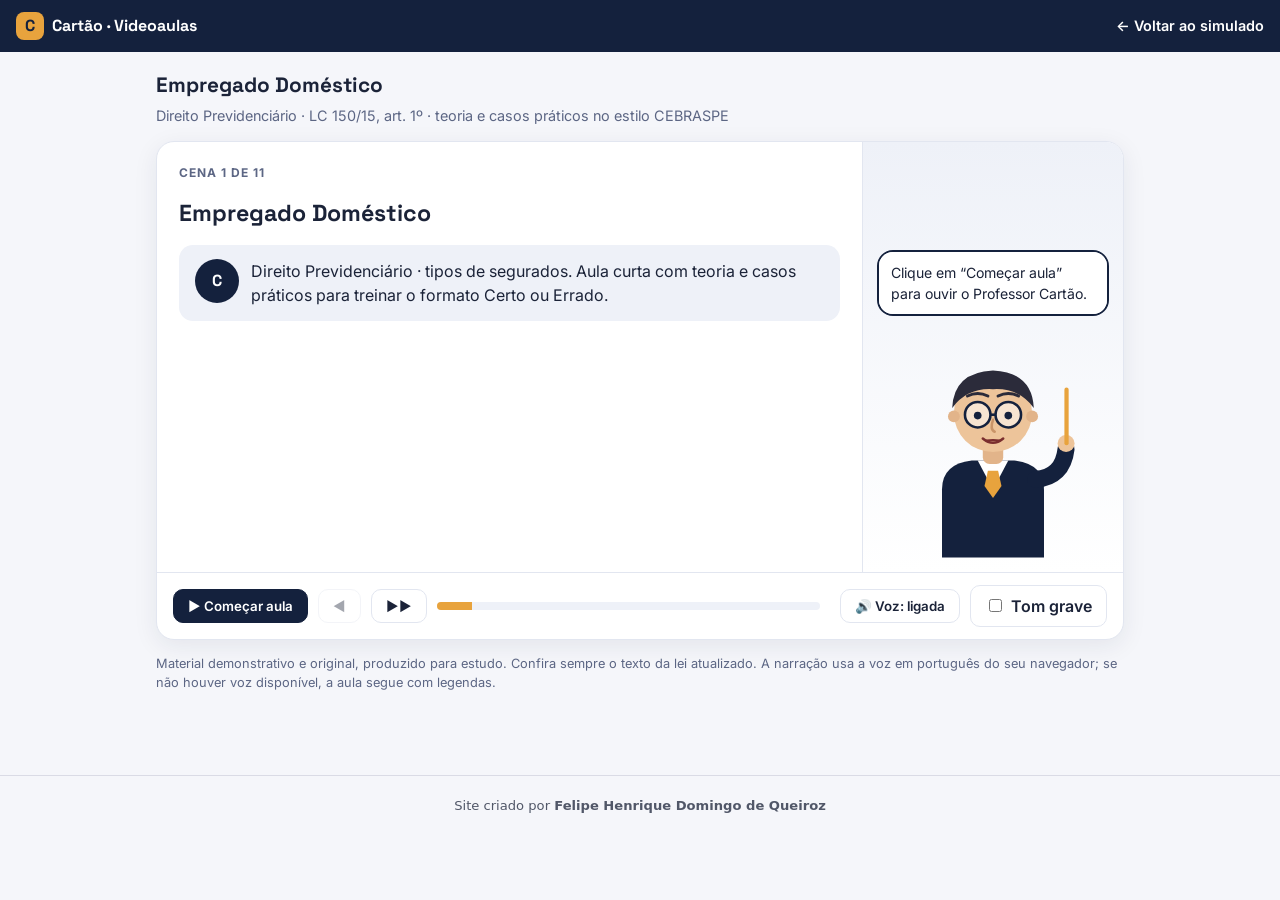
<file: aulas/empregado-domestico.html>
<!DOCTYPE html>
<html lang="pt-BR">
<head>
<meta charset="UTF-8">
<meta name="viewport" content="width=device-width, initial-scale=1">
<title>Videoaula: Empregado Doméstico — Cartão</title>
<link rel="preconnect" href="https://fonts.googleapis.com">
<link href="https://fonts.googleapis.com/css2?family=Space+Grotesk:wght@500;600;700&family=Inter:wght@400;500;600;700&display=swap" rel="stylesheet">
<style>
:root{
  --ink:#14213D; --accent:#E8A33D; --bg:#F5F6FA; --card:#FFFFFF; --text:#1B2338; --muted:#5C6684;
  --line:#E2E6F0; --ok:#1E8E5A; --okbg:#E4F5EC; --bad:#C23B3B; --badbg:#FBE8E8; --soft:#EEF1F8;
}
:root[data-theme="dark"]{
  --bg:#0E1424; --card:#18203A; --text:#E8ECF8; --muted:#9AA5C7; --line:#2A3558; --soft:#212B4A;
  --ok:#4CC38A; --okbg:#173A2B; --bad:#F07878; --badbg:#3E1D22;
}
*{box-sizing:border-box}
body{margin:0;background:var(--bg);color:var(--text);font-family:Inter,system-ui,sans-serif;line-height:1.5}
header.top{background:var(--ink);color:#fff;padding:12px 16px;display:flex;align-items:center;justify-content:space-between;gap:12px}
header.top a{color:#fff;text-decoration:none;font-weight:600;font-size:.9rem}
header.top .brand{font-family:"Space Grotesk",sans-serif;font-weight:700;display:flex;align-items:center;gap:8px}
header.top .brand span{background:var(--accent);color:var(--ink);width:28px;height:28px;border-radius:8px;display:grid;place-items:center}
main{max-width:1000px;margin:0 auto;padding:18px 16px 40px}
h1{font-family:"Space Grotesk",sans-serif;font-size:1.3rem;margin:0 0 4px}
.sub{color:var(--muted);font-size:.9rem;margin:0 0 14px}
.player{background:var(--card);border:1px solid var(--line);border-radius:18px;overflow:hidden;box-shadow:0 6px 24px rgba(20,33,61,.08)}
.stage{display:grid;grid-template-columns:1fr 260px;gap:0;min-height:430px}
.board{padding:22px;display:flex;flex-direction:column;gap:14px;border-right:1px solid var(--line)}
.step{font-size:.75rem;letter-spacing:.08em;text-transform:uppercase;color:var(--muted);font-weight:700}
.title{font-family:"Space Grotesk",sans-serif;font-size:1.45rem;font-weight:700;margin:0}
.tag{display:inline-block;background:var(--accent);color:var(--ink);font-weight:700;font-size:.75rem;padding:3px 10px;border-radius:99px;width:fit-content}
.items{display:grid;gap:10px;margin:0;padding:0;list-style:none}
.items li{background:var(--soft);border-left:4px solid var(--accent);border-radius:10px;padding:10px 14px;opacity:0;transform:translateY(8px);transition:all .4s ease}
.items li.show{opacity:1;transform:none}
.items li b{display:block;font-family:"Space Grotesk",sans-serif}
.items li small{color:var(--muted)}
.case{background:var(--soft);border-radius:14px;padding:14px 16px;display:flex;gap:12px;align-items:flex-start}
.avatar{flex:none;width:44px;height:44px;border-radius:50%;background:var(--ink);color:#fff;display:grid;place-items:center;font-family:"Space Grotesk",sans-serif;font-weight:700}
.case p{margin:0}
.claim{border:2px dashed var(--accent);border-radius:12px;padding:10px 14px;font-weight:600}
.btns{display:flex;gap:10px;flex-wrap:wrap}
.btn{border:2px solid var(--ink);background:var(--card);color:var(--ink);font-weight:700;border-radius:10px;padding:9px 20px;cursor:pointer;font-size:.95rem;font-family:inherit}
:root[data-theme="dark"] .btn{border-color:var(--accent);color:var(--text)}
.btn:hover{background:var(--accent);color:var(--ink);border-color:var(--accent)}
.btn:disabled{opacity:.5;cursor:default}
.feedback{border-radius:12px;padding:10px 14px;font-weight:600;display:none}
.feedback.ok{display:block;background:var(--okbg);color:var(--ok)}
.feedback.bad{display:block;background:var(--badbg);color:var(--bad)}
.feedback small{display:block;font-weight:400;color:var(--text);margin-top:4px}
.teacher{padding:14px;display:flex;flex-direction:column;align-items:center;justify-content:flex-end;background:linear-gradient(180deg,var(--soft),var(--card))}
.bubble{background:var(--card);border:2px solid var(--ink);border-radius:16px;padding:10px 12px;font-size:.88rem;position:relative;margin-bottom:12px;max-height:200px;overflow:auto;width:100%}
:root[data-theme="dark"] .bubble{border-color:var(--accent)}
.bubble::after{content:"";position:absolute;bottom:-10px;left:50%;margin-left:-8px;border:8px solid transparent;border-top-color:var(--ink);border-bottom:0}
:root[data-theme="dark"] .bubble::after{border-top-color:var(--accent)}
svg.prof{width:170px;height:auto}
.mouth-open{transform-box:fill-box;transform-origin:center;transform:scaleY(.15)}
.speaking .mouth-open{animation:talk .28s infinite alternate ease-in-out}
@keyframes talk{to{transform:scaleY(1.5)}}
.eye{transform-box:fill-box;transform-origin:center;animation:blink 4s infinite}
@keyframes blink{0%,94%,100%{transform:scaleY(1)}97%{transform:scaleY(.1)}}
.speaking .prof-body{animation:bob .6s infinite alternate ease-in-out}
@keyframes bob{to{transform:translateY(-3px)}}
.arm{transform-box:fill-box;transform-origin:20% 10%;transition:transform .4s}
.speaking .arm{animation:wave 1.2s infinite alternate ease-in-out}
@keyframes wave{to{transform:rotate(-14deg)}}
.controls{display:flex;align-items:center;gap:10px;padding:12px 16px;border-top:1px solid var(--line);flex-wrap:wrap}
.ctl{border:1px solid var(--line);background:var(--card);color:var(--text);border-radius:10px;padding:8px 14px;cursor:pointer;font-weight:600;font-family:inherit}
.ctl.main{background:var(--ink);color:#fff;border-color:var(--ink)}
:root[data-theme="dark"] .ctl.main{background:var(--accent);color:var(--ink);border-color:var(--accent)}
.ctl:disabled{opacity:.4;cursor:default}
.bar{flex:1;min-width:120px;height:8px;background:var(--soft);border-radius:99px;overflow:hidden}
.bar i{display:block;height:100%;width:0;background:var(--accent);transition:width .4s}
.score{font-weight:700;color:var(--muted);font-size:.85rem}
.note{margin-top:14px;color:var(--muted);font-size:.8rem}
.final-card{text-align:center;padding:10px}
.final-card a{display:inline-block;margin-top:8px;background:var(--ink);color:#fff;text-decoration:none;padding:10px 18px;border-radius:10px;font-weight:700}
@media(max-width:720px){
  .stage{grid-template-columns:1fr}
  .board{border-right:0;border-bottom:1px solid var(--line)}
  .teacher{flex-direction:row;gap:10px;align-items:center;justify-content:flex-start;padding:10px}
  .bubble{margin:0;max-height:140px}
  .bubble::after{display:none}
  svg.prof{width:90px;flex:none}
}
@media(prefers-reduced-motion:reduce){*{animation:none!important;transition:none!important}}
</style>
</head>
<body>
<header class="top">
  <div class="brand"><span>C</span> Cartão · Videoaulas</div>
  <a href="../index.html">← Voltar ao simulado</a>
</header>
<main>
  <h1>Empregado Doméstico</h1>
  <p class="sub">Direito Previdenciário · LC 150/15, art. 1º · teoria e casos práticos no estilo CEBRASPE</p>

  <div class="player" id="player">
    <div class="stage">
      <div class="board" id="board" aria-live="polite"></div>
      <div class="teacher" id="teacher">
        <div class="bubble" id="bubble">Clique em “Começar aula” para ouvir o Professor Cartão.</div>
        <svg class="prof" viewBox="0 0 200 270" role="img" aria-label="Professor Cartão, personagem desenhado">
          <g class="prof-body">
            <path d="M40 270 L40 190 Q40 160 75 156 L125 156 Q160 160 160 190 L160 270 Z" fill="#14213D"/>
            <path d="M82 156 L100 190 L118 156 Z" fill="#fff"/>
            <path d="M94 168 L106 168 L110 186 L100 200 L90 186 Z" fill="#E8A33D"/>
            <rect x="88" y="136" width="24" height="24" rx="8" fill="#E2B48A"/>
            <circle cx="100" cy="100" r="46" fill="#EDC49A"/>
            <path d="M52 94 Q54 52 100 50 Q146 52 148 94 Q130 70 100 72 Q70 70 52 94 Z" fill="#2B2B3A"/>
            <circle cx="54" cy="104" r="7" fill="#E2B48A"/><circle cx="146" cy="104" r="7" fill="#E2B48A"/>
            <circle cx="82" cy="102" r="15" fill="#fff" fill-opacity=".55" stroke="#14213D" stroke-width="3"/>
            <circle cx="118" cy="102" r="15" fill="#fff" fill-opacity=".55" stroke="#14213D" stroke-width="3"/>
            <path d="M97 102 L103 102" stroke="#14213D" stroke-width="3"/>
            <circle class="eye" cx="82" cy="103" r="4.5" fill="#14213D"/>
            <circle class="eye" cx="118" cy="103" r="4.5" fill="#14213D"/>
            <path d="M70 80 Q82 74 94 80" stroke="#2B2B3A" stroke-width="3.5" fill="none" stroke-linecap="round"/>
            <path d="M106 80 Q118 74 130 80" stroke="#2B2B3A" stroke-width="3.5" fill="none" stroke-linecap="round"/>
            <path d="M100 108 Q96 120 102 122" stroke="#C99468" stroke-width="3" fill="none" stroke-linecap="round"/>
            <ellipse class="mouth-open" cx="100" cy="132" rx="11" ry="9" fill="#7A2E2E"/>
            <path d="M88 130 Q100 140 112 130" stroke="#7A2E2E" stroke-width="3" fill="none" stroke-linecap="round"/>
            <g class="arm">
              <path d="M150 178 Q182 176 186 142" stroke="#14213D" stroke-width="20" fill="none" stroke-linecap="round"/>
              <circle cx="186" cy="136" r="10" fill="#EDC49A"/>
              <rect x="184" y="70" width="5" height="68" rx="2.5" fill="#E8A33D"/>
            </g>
          </g>
        </svg>
      </div>
    </div>
    <div class="controls">
      <button class="ctl main" id="btnPlay">▶ Começar aula</button>
      <button class="ctl" id="btnPrev" aria-label="Cena anterior" disabled>◀</button>
      <button class="ctl" id="btnNext" aria-label="Próxima cena">▶▶</button>
      <div class="bar" aria-hidden="true"><i id="bar"></i></div>
      <span class="score" id="score"></span>
      <button class="ctl" id="btnVoice" aria-pressed="true">🔊 Voz: ligada</button>
      <select class="ctl" id="selVoice" aria-label="Escolher voz"></select>
      <label class="ctl" style="display:flex;align-items:center;gap:6px"><input type="checkbox" id="chkGrave"> Tom grave</label>
    </div>
  </div>
  <p class="note">Material demonstrativo e original, produzido para estudo. Confira sempre o texto da lei atualizado. A narração usa a voz em português do seu navegador; se não houver voz disponível, a aula segue com legendas.</p>
</main>

<script>
(function(){
  try{
    var t=localStorage.getItem("cartao_tema");
    if(t==="dark"||(!t&&window.matchMedia&&matchMedia("(prefers-color-scheme: dark)").matches)) document.documentElement.setAttribute("data-theme","dark");
  }catch(e){}

  var CENAS=[
    {"tipo": "abertura", "titulo": "Empregado Doméstico", "fala":"E aí, pessoal! Eu sou o Professor Cartão, e hoje o desafio é o empregado doméstico, aquele tema que derruba muita gente na pegadinha da diarista! Primeiro, a lei. Depois, casos práticos de certo ou errado. Bora lá!"},
    {"tipo": "lista", "titulo": "O que a lei diz", "tag": "Lei Complementar 150/15, art. 1º", "fala":"Anota aí! Empregado doméstico é quem presta serviços de forma contínua, subordinada, onerosa e pessoal, com finalidade não lucrativa, à pessoa ou à família, no âmbito residencial delas, por mais de dois dias por semana. Faltou algum requisito? Então não é empregada doméstica!", "itens": [["Mais de 2 dias por semana", "Serviço contínuo, para a mesma pessoa ou família."], ["Subordinado, oneroso e pessoal", "Recebe ordens, é pago e não pode mandar outra pessoa no lugar."], ["Finalidade não lucrativa", "O trabalho não pode servir a uma atividade econômica."], ["Âmbito residencial", "Na casa da pessoa ou da família, ou de lazer, sem fim econômico."]]},
    {"tipo": "lista", "titulo": "Quem costuma ser doméstico", "tag": "Lei Complementar 150/15 e Decreto 3.048/99, art. 9º, II", "fala":"Quem costuma ser doméstico? Cozinheira, governanta, babá, lavadeira, faxineira, vigia da residência, motorista particular da família, jardineiro, acompanhante de idosos contratado diretamente pela família e caseiro de casa ou sítio de lazer. E atenção: é vedada a contratação de menor de dezoito anos para o trabalho doméstico!", "itens": [["Serviços da casa", "Cozinheira, babá, lavadeira, faxineira, governanta."], ["Serviços da família", "Motorista particular, jardineiro, vigia da residência."], ["Cuidador contratado direto", "Acompanhante de idosos, contratado pela própria família."], ["Caseiro de lazer", "Casa ou sítio de lazer, sem exploração econômica."], ["Menor de 18 anos", "Contratação vedada para o trabalho doméstico."]]},
    {"tipo": "lista", "titulo": "Quem NÃO é doméstico", "tag": "As pegadinhas", "fala":"Agora, cuidado com as pegadinhas! A diarista que trabalha até dois dias por semana na mesma casa é contribuinte individual. O caseiro de propriedade que explora atividade com fins lucrativos é empregado comum. O motorista de veículo de empresa é empregado. E o cuidador contratado por empresa de home care é empregado da empresa, e não da família!", "itens": [["Diarista (até 2 dias)", "Contribuinte individual."], ["Caseiro de local com fim lucrativo", "Empregado comum, não doméstico."], ["Motorista de empresa", "Segurado empregado."], ["Cuidador via empresa de home care", "Empregado da empresa."]]},
    {"tipo": "caso", "titulo": "Caso 1 · Faxina duas vezes por semana", "nome": "Joana", "fala":"Primeiro desafio! Joana faz faxina na casa do doutor Paulo às terças e quintas, recebendo por dia de trabalho. Ela só trabalha duas vezes por semana nessa residência.", "historia": "Joana faz faxina na casa de Dr. Paulo às terças e quintas, recebendo por dia de trabalho. Só trabalha duas vezes por semana nessa residência.", "afirm": "Joana é contribuinte individual, e não empregada doméstica.", "gab": "C", "expl": "Correto. A diarista que trabalha até dois dias por semana na mesma residência não é empregada doméstica. É contribuinte individual."},
    {"tipo": "caso", "titulo": "Caso 2 · Faxina três vezes por semana", "nome": "Mônica", "fala":"Segundo desafio! Mônica faz faxina três dias por semana, sempre na mesma residência, com pagamento mensal e horário combinado.", "historia": "Mônica faz faxina três dias por semana, sempre na mesma residência, com pagamento mensal e horário combinado.", "afirm": "Mônica é contribuinte individual, por ser faxineira diarista.", "gab": "E", "expl": "Errado. Prestando serviço por mais de dois dias por semana, de forma contínua, subordinada e onerosa, no âmbito residencial, Mônica é empregada doméstica. O que define é a frequência, não o nome da função."},
    {"tipo": "caso", "titulo": "Caso 3 · Chácara de eventos", "nome": "Aderbal", "fala":"Terceiro desafio! Dona Lúcia mantém uma chácara de recreio e a aluga para festas e eventos, cobrando por isso. Contratou Aderbal para cuidar do local em tempo integral, com salário.", "historia": "Dona Lúcia mantém uma chácara de recreio e a aluga para festas e eventos, cobrando por isso. Contratou Aderbal para cuidar do local, em tempo integral, com salário.", "afirm": "Aderbal é empregado doméstico, pois exerce a função de caseiro no âmbito residencial.", "gab": "E", "expl": "Errado. O aluguel para eventos dá à atividade finalidade lucrativa, o que descaracteriza o trabalho doméstico. Aderbal é empregado comum."},
    {"tipo": "caso", "titulo": "Caso 4 · Cuidadora contratada pela família", "nome": "Sônia", "fala":"Último desafio! Sônia é cuidadora de idosos, contratada diretamente pelos filhos para acompanhar a mãe idosa, todos os dias, na residência da família, mediante salário.", "historia": "Sônia é cuidadora de idosos, contratada diretamente pelos filhos para acompanhar a mãe idosa, todos os dias, na residência da família, mediante salário.", "afirm": "Sônia é empregada doméstica.", "gab": "C", "expl": "Correto. Ela é contratada diretamente pela família, em atividade residencial e sem fim lucrativo. A cuidadora contratada por empresa de home care seria empregada da empresa."},
    {"tipo": "lista", "titulo": "Contribuição e benefícios", "tag": "LC 150/15, art. 34 · Lei 8.213/91", "fala":"Agora, contribuição e benefícios, que também cai! O empregador doméstico paga oito por cento sobre a remuneração, mais zero vírgula oito por cento de seguro contra acidentes de trabalho. A parcela do empregado é descontada do salário, e tudo é recolhido em guia única, no Simples Doméstico. A empregada doméstica gestante não precisa de carência para o salário-maternidade, pago direto pelo INSS. No auxílio-doença, o INSS paga desde o início da incapacidade, não a partir do décimo sexto dia. E o doméstico tem direito ao salário-família!", "itens": [["Contribuição patronal", "8% sobre a remuneração + 0,8% de seguro contra acidentes (20% é da empresa)."], ["Recolhimento", "Guia única, no Simples Doméstico; a parcela do empregado é descontada."], ["Salário-maternidade", "Sem carência; pago diretamente pelo INSS."], ["Auxílio-doença", "INSS paga desde o início da incapacidade (a regra dos 15 dias é do empregado)."], ["Salário-família", "O doméstico tem direito."]]},
    {"tipo": "lista", "titulo": "Macetes para a prova", "tag": "Resumo", "fala":"Macetes de campeão! Um: conte os dias. Até dois por semana é diarista, contribuinte individual. Mais de dois é doméstica. Dois: veja a finalidade. Casa de lazer é doméstico; fim lucrativo é empregado comum. Três: veja quem contrata. Direto pela família é doméstico; por empresa, não. Quatro: menor de dezoito anos não pode ser contratado como doméstico. Guardou? Então vai pra cima!", "itens": [["Conte os dias", "Até 2 por semana: contribuinte individual. Mais de 2: doméstico."], ["Veja a finalidade", "Não lucrativa: doméstico. Lucrativa: empregado comum."], ["Veja quem contrata", "Família: doméstico. Empresa: empregado da empresa."], ["Veja a idade", "Menor de 18 anos: contratação vedada."]]},
    {"tipo": "fim", "titulo": "Aula concluída", "fala":"Missão cumprida! Agora é com você: vá ao simulado e resolva as questões de empregado doméstico, na disciplina Direito Previdenciário. Bons estudos, e até a próxima aula!"}
  ];

  var board=document.getElementById("board"), bubble=document.getElementById("bubble"), teacher=document.getElementById("teacher"),
      btnPlay=document.getElementById("btnPlay"), btnPrev=document.getElementById("btnPrev"), btnNext=document.getElementById("btnNext"),
      btnVoice=document.getElementById("btnVoice"), bar=document.getElementById("bar"), scoreEl=document.getElementById("score");
  var i=0, auto=false, voice=("speechSynthesis" in window), token=0, timer=null, acertos=0, respondidas=0, started=false, ptVoice=null;
  var respondida={}; // cena -> true

  var selVoice=document.getElementById("selVoice"), chkGrave=document.getElementById("chkGrave");
  var MASC=/(daniel|felipe|ant[oô]nio|ricardo|jorge|fernando|lucas|male|masculin|google portugu[eê]s do brasil.*male)/i;
  var FEM=/(francisca|luciana|maria|helena|vit[oó]ria|camila|female|feminin|google portugu[eê]s do brasil)/i;
  function pickVoice(){
    if(!voice) return;
    var vs=(speechSynthesis.getVoices()||[]).filter(function(v){return /^pt/i.test(v.lang);});
    vs.sort(function(a,b){return (/^pt(-|_)BR/i.test(b.lang)?1:0)-(/^pt(-|_)BR/i.test(a.lang)?1:0);});
    var saved=null; try{saved=localStorage.getItem("cartao_voz_aula");}catch(e){}
    selVoice.innerHTML=vs.map(function(v){return '<option value="'+esc(v.name)+'">'+esc(v.name)+' ('+esc(v.lang)+')</option>';}).join("");
    if(!vs.length){ selVoice.style.display="none"; ptVoice=null; return; }
    var chosen=vs.filter(function(v){return v.name===saved;})[0]||vs.filter(function(v){return MASC.test(v.name);})[0]||vs[0];
    ptVoice=chosen; selVoice.value=chosen.name; selVoice.style.display="";
  }
  selVoice.addEventListener("change",function(){
    var vs=speechSynthesis.getVoices()||[];
    ptVoice=vs.filter(function(v){return v.name===selVoice.value;})[0]||null;
    try{localStorage.setItem("cartao_voz_aula",selVoice.value);}catch(e){}
    if(started) falar("Esta é a voz escolhida para a aula.", null);
  });
  chkGrave.addEventListener("change",function(){ if(started) falar("Este é o tom da voz para a aula.", null); });
  if(voice){ pickVoice(); try{speechSynthesis.onvoiceschanged=pickVoice;}catch(e){} } else { selVoice.style.display="none"; chkGrave.parentNode.style.display="none"; }

  function falar(texto, depois){
    var my=++token;
    clearTimeout(timer);
    try{ if(voice) speechSynthesis.cancel(); }catch(e){}
    bubble.textContent=texto;
    var fim=function(){ if(my!==token) return; teacher.classList.remove("speaking"); if(depois) depois(); };
    teacher.classList.add("speaking");
    if(voice && btnVoice.getAttribute("aria-pressed")==="true" && started){
      try{
        var u=new SpeechSynthesisUtterance(texto);
        u.lang="pt-BR"; if(ptVoice) u.voice=ptVoice; u.rate=1; u.pitch=chkGrave.checked?0.7:1;
        u.onend=fim; u.onerror=fim;
        speechSynthesis.speak(u);
        return;
      }catch(e){}
    }
    timer=setTimeout(fim, Math.max(2500, texto.length*62));
  }
  function parar(){ token++; clearTimeout(timer); try{ if(voice) speechSynthesis.cancel(); }catch(e){} teacher.classList.remove("speaking"); }

  function esc(s){var d=document.createElement("div");d.textContent=s;return d.innerHTML;}

  function render(){
    var c=CENAS[i];
    bar.style.width=((i+1)/CENAS.length*100)+"%";
    btnPrev.disabled=(i===0);
    btnNext.disabled=(i===CENAS.length-1);
    var h='<div class="step">Cena '+(i+1)+' de '+CENAS.length+'</div><h2 class="title">'+esc(c.titulo)+'</h2>';
    if(c.tag) h+='<span class="tag">'+esc(c.tag)+'</span>';
    if(c.tipo==="lista"){
      h+='<ul class="items">'+c.itens.map(function(it){return '<li><b>'+esc(it[0])+'</b><small>'+esc(it[1])+'</small></li>';}).join("")+'</ul>';
    } else if(c.tipo==="caso"){
      h+='<div class="case"><div class="avatar">'+esc(c.nome.charAt(0))+'</div><p>'+esc(c.historia)+'</p></div>';
      h+='<div class="claim" id="claim" style="display:none">Nessa situação, '+esc(c.afirm)+'</div>';
      h+='<div class="btns" id="btns" style="display:none"><button class="btn" data-r="C">Certo</button><button class="btn" data-r="E">Errado</button></div>';
      h+='<div class="feedback" id="fb"></div>';
    } else if(c.tipo==="abertura"){
      h+='<div class="case"><div class="avatar">C</div><p>Direito Previdenciário · tipos de segurados. Aula curta com teoria e casos práticos para treinar o formato Certo ou Errado.</p></div>';
    } else if(c.tipo==="fim"){
      h+='<div class="final-card"><p><b>Seu desempenho nos casos:</b> <span id="fin">'+acertos+' de '+respondidas+'</span></p><a href="../index.html">Ir para o simulado</a></div>';
    }
    board.innerHTML=h;
    atualizaScore();
    if(c.tipo==="lista"){
      var lis=board.querySelectorAll(".items li");
      var n=lis.length, passo=Math.max(900, (c.fala.length*62)/(n+1));
      Array.prototype.forEach.call(lis,function(li,k){ setTimeout(function(){li.classList.add("show");}, 400+k*passo*0.8); });
      if(!started) Array.prototype.forEach.call(lis,function(li){li.classList.add("show");});
    }
    if(c.tipo==="caso"){
      var show=function(){
        var cl=document.getElementById("claim"), bt=document.getElementById("btns");
        if(cl) cl.style.display="block"; if(bt) bt.style.display="flex";
        if(!respondida[i]) falar("Agora é com você! Julgue o item: Nessa situação, "+c.afirm+" Certo ou errado?", null);
      };
      var bt0=board.querySelector("#btns");
      bt0.addEventListener("click",function(ev){
        var b=ev.target.closest("button[data-r]"); if(!b||respondida[i]) return;
        responder(b.getAttribute("data-r"));
      });
      if(respondida[i]){ document.getElementById("claim").style.display="block"; bt0.style.display="flex"; mostraFeedback(respondida[i]); }
      else { pendente=show; }
    }
    if(c.tipo==="fim") { var f=document.getElementById("fin"); if(f) f.textContent=acertos+" de "+respondidas; }
    if(!started){
      if(c.tipo==="caso"){ var p0=pendente; pendente=null; if(p0){ var cl=document.getElementById("claim"), bt=document.getElementById("btns"); if(cl) cl.style.display="block"; if(bt) bt.style.display="flex"; } }
      return;
    }
    // narração
    if(!(c.tipo==="caso" && respondida[i])){
      falar(c.fala, function(){
        if(c.tipo==="caso"){ if(pendente){var p=pendente;pendente=null;p();} return; }
        if(auto && i<CENAS.length-1){ setTimeout(function(){ ir(i+1); }, 700); }
      });
    } else { bubble.textContent=c.expl; }
  }
  var pendente=null;

  function atualizaScore(){ scoreEl.textContent = respondidas? ("Acertos: "+acertos+"/"+respondidas):""; }

  function responder(r){
    var c=CENAS[i]; respondida[i]=r; respondidas++; if(r===c.gab) acertos++;
    atualizaScore(); parar(); mostraFeedback(r);
    falar((r===c.gab?"Mandou bem! ":"Quase! Vamos entender. ")+c.expl, function(){
      if(auto && i<CENAS.length-1){ setTimeout(function(){ ir(i+1); }, 700); }
    });
  }
  function mostraFeedback(r){
    var c=CENAS[i], fb=document.getElementById("fb"), ok=(r===c.gab);
    fb.className="feedback "+(ok?"ok":"bad");
    fb.innerHTML=(ok?"Você acertou! ":"Você errou. ")+"Gabarito: "+(c.gab==="C"?"Certo":"Errado")+"<small>"+esc(c.expl)+"</small>";
    var bs=board.querySelectorAll("#btns .btn"); Array.prototype.forEach.call(bs,function(b){b.disabled=true;});
  }

  function ir(n){ if(n<0||n>=CENAS.length) return; parar(); pendente=null; i=n; render(); }

  btnPlay.addEventListener("click",function(){
    if(!started){ started=true; auto=true; btnPlay.textContent="⏸ Pausar"; render(); return; }
    if(auto){ auto=false; parar(); btnPlay.textContent="▶ Continuar"; }
    else { auto=true; btnPlay.textContent="⏸ Pausar"; render(); }
  });
  btnPrev.addEventListener("click",function(){ ir(i-1); });
  btnNext.addEventListener("click",function(){ ir(i+1); });
  btnVoice.addEventListener("click",function(){
    var on=btnVoice.getAttribute("aria-pressed")!=="true";
    btnVoice.setAttribute("aria-pressed",on?"true":"false");
    btnVoice.textContent=on?"🔊 Voz: ligada":"🔇 Voz: desligada";
    if(!on) parar();
  });
  if(!voice){ btnVoice.disabled=true; btnVoice.textContent="Voz indisponível"; btnVoice.setAttribute("aria-pressed","false"); }

  render();
})();
</script>
<style>.site-credit{text-align:center;padding:22px 16px 30px;font:400 .82rem system-ui,sans-serif;opacity:.75;margin-top:30px;border-top:1px solid rgba(128,128,160,.3)}.site-credit b{font-weight:700}</style><footer class="site-credit">Site criado por <b>Felipe Henrique Domingo de Queiroz</b></footer>
</body>
</html>
</file>
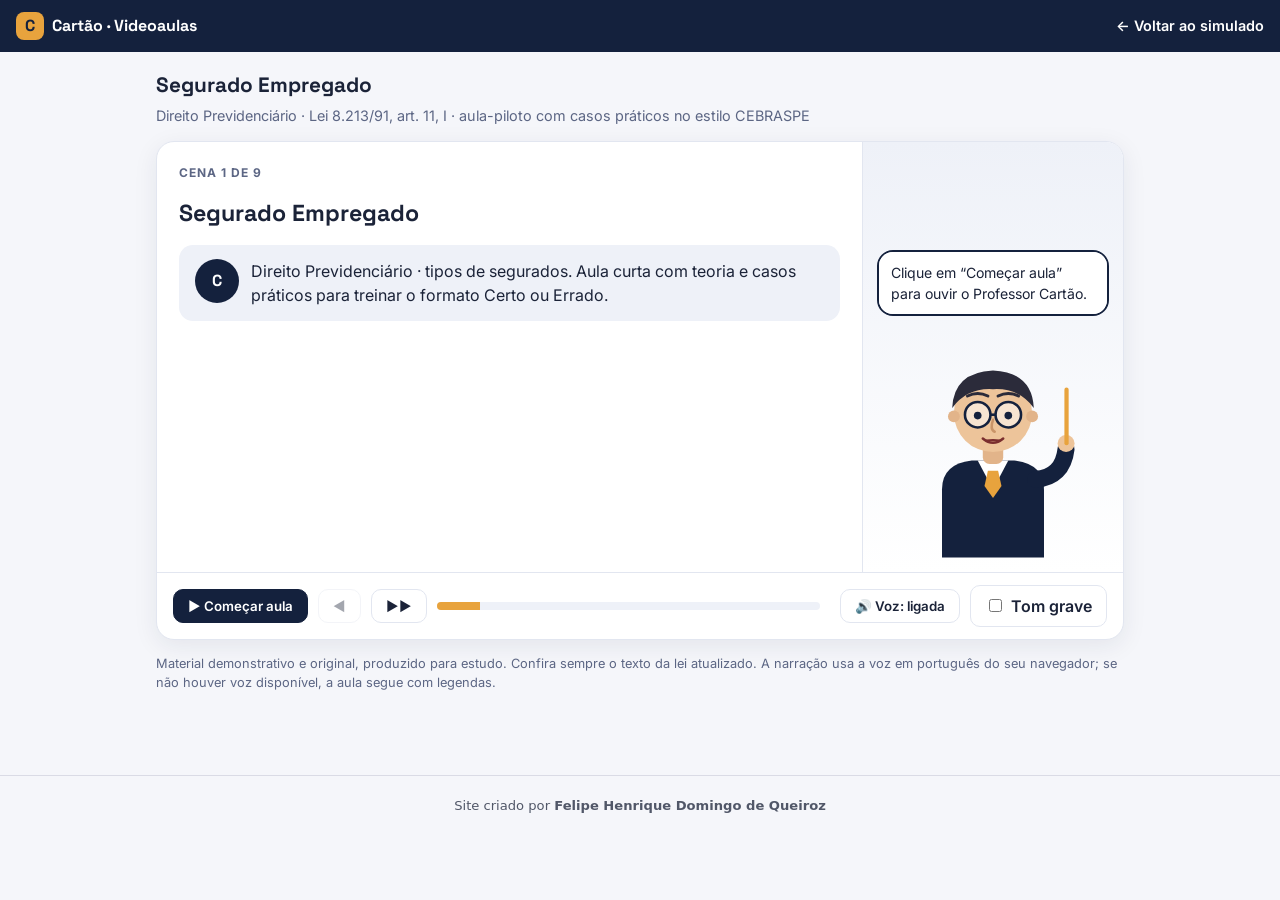
<file: aulas/segurado-empregado.html>
<!DOCTYPE html>
<html lang="pt-BR">
<head>
<meta charset="UTF-8">
<meta name="viewport" content="width=device-width, initial-scale=1">
<title>Videoaula: Segurado Empregado — Cartão</title>
<link rel="preconnect" href="https://fonts.googleapis.com">
<link href="https://fonts.googleapis.com/css2?family=Space+Grotesk:wght@500;600;700&family=Inter:wght@400;500;600;700&display=swap" rel="stylesheet">
<style>
:root{
  --ink:#14213D; --accent:#E8A33D; --bg:#F5F6FA; --card:#FFFFFF; --text:#1B2338; --muted:#5C6684;
  --line:#E2E6F0; --ok:#1E8E5A; --okbg:#E4F5EC; --bad:#C23B3B; --badbg:#FBE8E8; --soft:#EEF1F8;
}
:root[data-theme="dark"]{
  --bg:#0E1424; --card:#18203A; --text:#E8ECF8; --muted:#9AA5C7; --line:#2A3558; --soft:#212B4A;
  --ok:#4CC38A; --okbg:#173A2B; --bad:#F07878; --badbg:#3E1D22;
}
*{box-sizing:border-box}
body{margin:0;background:var(--bg);color:var(--text);font-family:Inter,system-ui,sans-serif;line-height:1.5}
header.top{background:var(--ink);color:#fff;padding:12px 16px;display:flex;align-items:center;justify-content:space-between;gap:12px}
header.top a{color:#fff;text-decoration:none;font-weight:600;font-size:.9rem}
header.top .brand{font-family:"Space Grotesk",sans-serif;font-weight:700;display:flex;align-items:center;gap:8px}
header.top .brand span{background:var(--accent);color:var(--ink);width:28px;height:28px;border-radius:8px;display:grid;place-items:center}
main{max-width:1000px;margin:0 auto;padding:18px 16px 40px}
h1{font-family:"Space Grotesk",sans-serif;font-size:1.3rem;margin:0 0 4px}
.sub{color:var(--muted);font-size:.9rem;margin:0 0 14px}
.player{background:var(--card);border:1px solid var(--line);border-radius:18px;overflow:hidden;box-shadow:0 6px 24px rgba(20,33,61,.08)}
.stage{display:grid;grid-template-columns:1fr 260px;gap:0;min-height:430px}
.board{padding:22px;display:flex;flex-direction:column;gap:14px;border-right:1px solid var(--line)}
.step{font-size:.75rem;letter-spacing:.08em;text-transform:uppercase;color:var(--muted);font-weight:700}
.title{font-family:"Space Grotesk",sans-serif;font-size:1.45rem;font-weight:700;margin:0}
.tag{display:inline-block;background:var(--accent);color:var(--ink);font-weight:700;font-size:.75rem;padding:3px 10px;border-radius:99px;width:fit-content}
.items{display:grid;gap:10px;margin:0;padding:0;list-style:none}
.items li{background:var(--soft);border-left:4px solid var(--accent);border-radius:10px;padding:10px 14px;opacity:0;transform:translateY(8px);transition:all .4s ease}
.items li.show{opacity:1;transform:none}
.items li b{display:block;font-family:"Space Grotesk",sans-serif}
.items li small{color:var(--muted)}
.case{background:var(--soft);border-radius:14px;padding:14px 16px;display:flex;gap:12px;align-items:flex-start}
.avatar{flex:none;width:44px;height:44px;border-radius:50%;background:var(--ink);color:#fff;display:grid;place-items:center;font-family:"Space Grotesk",sans-serif;font-weight:700}
.case p{margin:0}
.claim{border:2px dashed var(--accent);border-radius:12px;padding:10px 14px;font-weight:600}
.btns{display:flex;gap:10px;flex-wrap:wrap}
.btn{border:2px solid var(--ink);background:var(--card);color:var(--ink);font-weight:700;border-radius:10px;padding:9px 20px;cursor:pointer;font-size:.95rem;font-family:inherit}
:root[data-theme="dark"] .btn{border-color:var(--accent);color:var(--text)}
.btn:hover{background:var(--accent);color:var(--ink);border-color:var(--accent)}
.btn:disabled{opacity:.5;cursor:default}
.feedback{border-radius:12px;padding:10px 14px;font-weight:600;display:none}
.feedback.ok{display:block;background:var(--okbg);color:var(--ok)}
.feedback.bad{display:block;background:var(--badbg);color:var(--bad)}
.feedback small{display:block;font-weight:400;color:var(--text);margin-top:4px}
.teacher{padding:14px;display:flex;flex-direction:column;align-items:center;justify-content:flex-end;background:linear-gradient(180deg,var(--soft),var(--card))}
.bubble{background:var(--card);border:2px solid var(--ink);border-radius:16px;padding:10px 12px;font-size:.88rem;position:relative;margin-bottom:12px;max-height:200px;overflow:auto;width:100%}
:root[data-theme="dark"] .bubble{border-color:var(--accent)}
.bubble::after{content:"";position:absolute;bottom:-10px;left:50%;margin-left:-8px;border:8px solid transparent;border-top-color:var(--ink);border-bottom:0}
:root[data-theme="dark"] .bubble::after{border-top-color:var(--accent)}
svg.prof{width:170px;height:auto}
.mouth-open{transform-box:fill-box;transform-origin:center;transform:scaleY(.15)}
.speaking .mouth-open{animation:talk .28s infinite alternate ease-in-out}
@keyframes talk{to{transform:scaleY(1.5)}}
.eye{transform-box:fill-box;transform-origin:center;animation:blink 4s infinite}
@keyframes blink{0%,94%,100%{transform:scaleY(1)}97%{transform:scaleY(.1)}}
.speaking .prof-body{animation:bob .6s infinite alternate ease-in-out}
@keyframes bob{to{transform:translateY(-3px)}}
.arm{transform-box:fill-box;transform-origin:20% 10%;transition:transform .4s}
.speaking .arm{animation:wave 1.2s infinite alternate ease-in-out}
@keyframes wave{to{transform:rotate(-14deg)}}
.controls{display:flex;align-items:center;gap:10px;padding:12px 16px;border-top:1px solid var(--line);flex-wrap:wrap}
.ctl{border:1px solid var(--line);background:var(--card);color:var(--text);border-radius:10px;padding:8px 14px;cursor:pointer;font-weight:600;font-family:inherit}
.ctl.main{background:var(--ink);color:#fff;border-color:var(--ink)}
:root[data-theme="dark"] .ctl.main{background:var(--accent);color:var(--ink);border-color:var(--accent)}
.ctl:disabled{opacity:.4;cursor:default}
.bar{flex:1;min-width:120px;height:8px;background:var(--soft);border-radius:99px;overflow:hidden}
.bar i{display:block;height:100%;width:0;background:var(--accent);transition:width .4s}
.score{font-weight:700;color:var(--muted);font-size:.85rem}
.note{margin-top:14px;color:var(--muted);font-size:.8rem}
.final-card{text-align:center;padding:10px}
.final-card a{display:inline-block;margin-top:8px;background:var(--ink);color:#fff;text-decoration:none;padding:10px 18px;border-radius:10px;font-weight:700}
@media(max-width:720px){
  .stage{grid-template-columns:1fr}
  .board{border-right:0;border-bottom:1px solid var(--line)}
  .teacher{flex-direction:row;gap:10px;align-items:center;justify-content:flex-start;padding:10px}
  .bubble{margin:0;max-height:140px}
  .bubble::after{display:none}
  svg.prof{width:90px;flex:none}
}
@media(prefers-reduced-motion:reduce){*{animation:none!important;transition:none!important}}
</style>
</head>
<body>
<header class="top">
  <div class="brand"><span>C</span> Cartão · Videoaulas</div>
  <a href="../index.html">← Voltar ao simulado</a>
</header>
<main>
  <h1>Segurado Empregado</h1>
  <p class="sub">Direito Previdenciário · Lei 8.213/91, art. 11, I · aula-piloto com casos práticos no estilo CEBRASPE</p>

  <div class="player" id="player">
    <div class="stage">
      <div class="board" id="board" aria-live="polite"></div>
      <div class="teacher" id="teacher">
        <div class="bubble" id="bubble">Clique em “Começar aula” para ouvir o Professor Cartão.</div>
        <svg class="prof" viewBox="0 0 200 270" role="img" aria-label="Professor Cartão, personagem desenhado">
          <g class="prof-body">
            <path d="M40 270 L40 190 Q40 160 75 156 L125 156 Q160 160 160 190 L160 270 Z" fill="#14213D"/>
            <path d="M82 156 L100 190 L118 156 Z" fill="#fff"/>
            <path d="M94 168 L106 168 L110 186 L100 200 L90 186 Z" fill="#E8A33D"/>
            <rect x="88" y="136" width="24" height="24" rx="8" fill="#E2B48A"/>
            <circle cx="100" cy="100" r="46" fill="#EDC49A"/>
            <path d="M52 94 Q54 52 100 50 Q146 52 148 94 Q130 70 100 72 Q70 70 52 94 Z" fill="#2B2B3A"/>
            <circle cx="54" cy="104" r="7" fill="#E2B48A"/><circle cx="146" cy="104" r="7" fill="#E2B48A"/>
            <circle cx="82" cy="102" r="15" fill="#fff" fill-opacity=".55" stroke="#14213D" stroke-width="3"/>
            <circle cx="118" cy="102" r="15" fill="#fff" fill-opacity=".55" stroke="#14213D" stroke-width="3"/>
            <path d="M97 102 L103 102" stroke="#14213D" stroke-width="3"/>
            <circle class="eye" cx="82" cy="103" r="4.5" fill="#14213D"/>
            <circle class="eye" cx="118" cy="103" r="4.5" fill="#14213D"/>
            <path d="M70 80 Q82 74 94 80" stroke="#2B2B3A" stroke-width="3.5" fill="none" stroke-linecap="round"/>
            <path d="M106 80 Q118 74 130 80" stroke="#2B2B3A" stroke-width="3.5" fill="none" stroke-linecap="round"/>
            <path d="M100 108 Q96 120 102 122" stroke="#C99468" stroke-width="3" fill="none" stroke-linecap="round"/>
            <ellipse class="mouth-open" cx="100" cy="132" rx="11" ry="9" fill="#7A2E2E"/>
            <path d="M88 130 Q100 140 112 130" stroke="#7A2E2E" stroke-width="3" fill="none" stroke-linecap="round"/>
            <g class="arm">
              <path d="M150 178 Q182 176 186 142" stroke="#14213D" stroke-width="20" fill="none" stroke-linecap="round"/>
              <circle cx="186" cy="136" r="10" fill="#EDC49A"/>
              <rect x="184" y="70" width="5" height="68" rx="2.5" fill="#E8A33D"/>
            </g>
          </g>
        </svg>
      </div>
    </div>
    <div class="controls">
      <button class="ctl main" id="btnPlay">▶ Começar aula</button>
      <button class="ctl" id="btnPrev" aria-label="Cena anterior" disabled>◀</button>
      <button class="ctl" id="btnNext" aria-label="Próxima cena">▶▶</button>
      <div class="bar" aria-hidden="true"><i id="bar"></i></div>
      <span class="score" id="score"></span>
      <button class="ctl" id="btnVoice" aria-pressed="true">🔊 Voz: ligada</button>
      <select class="ctl" id="selVoice" aria-label="Escolher voz"></select>
      <label class="ctl" style="display:flex;align-items:center;gap:6px"><input type="checkbox" id="chkGrave"> Tom grave</label>
    </div>
  </div>
  <p class="note">Material demonstrativo e original, produzido para estudo. Confira sempre o texto da lei atualizado. A narração usa a voz em português do seu navegador; se não houver voz disponível, a aula segue com legendas.</p>
</main>

<script>
(function(){
  try{
    var t=localStorage.getItem("cartao_tema");
    if(t==="dark"||(!t&&window.matchMedia&&matchMedia("(prefers-color-scheme: dark)").matches)) document.documentElement.setAttribute("data-theme","dark");
  }catch(e){}

  var CENAS=[
    {tipo:"abertura",titulo:"Segurado Empregado",
     fala:"E aí, pessoal! Eu sou o Professor Cartão, e hoje a missão é dominar o segurado empregado, o tema que mais cai em prova de Direito Previdenciário! Primeiro, a lei na veia. Depois, treino pesado com casos práticos de certo ou errado. Bora lá!"},
    {tipo:"lista",titulo:"O que a lei diz",tag:"Lei 8.213/91, art. 11, I, a",
     fala:"Atenção, que isso aqui vale ponto! Empregado é quem presta serviço, urbano ou rural, a uma empresa, de forma não eventual, sob subordinação e mediante remuneração. Guarde os três pilares: não eventualidade, subordinação e remuneração. Faltou um? Desconfie na hora: provavelmente não é empregado!",
     itens:[["Não eventualidade","Trabalho habitual, e não esporádico."],["Subordinação","Recebe ordens, cumpre horário e orientações."],["Remuneração","Há pagamento pelo serviço."]]},
    {tipo:"lista",titulo:"Também são segurados empregados",tag:"Art. 11, I, b a j",
     fala:"Mas não para por aí! A lei amplia o conceito. Também são empregados: o temporário contratado por empresa de trabalho temporário; o brasileiro contratado no Brasil para sucursal de empresa nacional no exterior; o servidor ocupante apenas de cargo em comissão, sem vínculo efetivo, na União, autarquias e fundações federais; o exercente de mandato eletivo, desde que não vinculado a regime próprio; e o empregado de organismo oficial internacional ou estrangeiro em funcionamento no Brasil, salvo se coberto por regime próprio. Ah, e o aprendiz regular, a partir dos quatorze anos!",
     itens:[["Temporário","Contratado por empresa de trabalho temporário (Lei 6.019/74)."],["Sucursal no exterior","Brasileiro contratado no Brasil por empresa nacional."],["Cargo em comissão","Sem vínculo efetivo, na União, autarquias e fundações federais."],["Mandato eletivo","Se não vinculado a regime próprio (RPPS)."],["Organismo oficial","Internacional ou estrangeiro no Brasil, salvo regime próprio."],["Aprendiz","Contrato regular, a partir de 14 anos."]]},
    {tipo:"caso",titulo:"Caso 1 · Sem carteira assinada",nome:"Carlos",
     fala:"Hora do primeiro desafio! Carlos trabalha de segunda a sexta como atendente em uma loja de roupas. Recebe salário mensal e cumpre ordens e horários da gerente. Só tem um detalhe: o dono nunca assinou a carteira dele.",
     historia:"Carlos trabalha de segunda a sexta como atendente em uma loja de roupas. Recebe salário mensal e cumpre ordens e horários definidos pela gerente. O proprietário nunca assinou a CTPS dele.",
     afirm:"Carlos é segurado obrigatório do RGPS, na categoria de empregado, mesmo sem registro em carteira.",
     gab:"C",
     expl:"Correto. O enquadramento depende da realidade da relação: trabalho não eventual, subordinado e remunerado. A falta de registro é irregularidade do empregador e não tira a condição de segurado."},
    {tipo:"caso",titulo:"Caso 2 · Diretor de S/A",nome:"Marina",
     fala:"Segundo desafio! Marina foi eleita diretora de uma sociedade anônima pela assembleia. Ela não é subordinada a ninguém, recebe honorários e nunca teve vínculo de emprego com a companhia.",
     historia:"Marina foi eleita diretora de uma sociedade anônima por decisão da assembleia. Ela não é subordinada a ninguém, recebe honorários mensais e jamais manteve vínculo de emprego com a companhia.",
     afirm:"Marina é segurada empregada da sociedade anônima, por exercer cargo de direção.",
     gab:"E",
     expl:"Errado. O diretor não empregado de sociedade anônima é contribuinte individual. Só seria empregado se mantivesse a subordinação e os demais requisitos da relação de emprego, hipótese em que o regulamento fala em diretor empregado."},
    {tipo:"caso",titulo:"Caso 3 · Estágio",nome:"Lucas",
     fala:"Terceiro desafio! Lucas, universitário, faz estágio em empresa privada, nos termos da Lei do Estágio, e recebe bolsa-auxílio.",
     historia:"Lucas, estudante universitário, faz estágio em empresa privada, nos termos da Lei 11.788/08, e recebe bolsa-auxílio.",
     afirm:"Lucas é segurado empregado da empresa concedente do estágio.",
     gab:"E",
     expl:"Errado. O estágio regular não cria vínculo de emprego. O estagiário não é segurado obrigatório, mas pode inscrever-se e contribuir como segurado facultativo."},
    {tipo:"caso",titulo:"Caso 4 · Aposentado que volta a trabalhar",nome:"Antônio",
     fala:"Último desafio, o mais traiçoeiro! Antônio se aposentou por tempo de contribuição pelo RGPS e, meses depois, voltou a trabalhar com carteira assinada em uma padaria.",
     historia:"Antônio se aposentou por tempo de contribuição pelo RGPS e, meses depois, voltou a trabalhar com carteira assinada em uma padaria.",
     afirm:"Antônio é segurado obrigatório em relação à nova atividade e deve contribuir, mas não terá direito a nova prestação por causa dela, salvo salário-família e reabilitação profissional.",
     gab:"C",
     expl:"Correto. O aposentado que retorna à atividade sujeita ao RGPS continua segurado obrigatório e contribui. Em regra, só tem direito a salário-família e reabilitação profissional, quando empregado."},
    {tipo:"lista",titulo:"Macetes para a prova",tag:"Resumo",
     fala:"Hora dos macetes de campeão! Um: sem subordinação, desconfie. Diretor de sociedade anônima sem subordinação, sócio que recebe pró-labore, cooperado e trabalhador eventual são contribuintes individuais. Dois: estagiário é facultativo. Três: carteira assinada não define nada, o que vale é a realidade. Quatro: no auxílio-doença do empregado, a empresa paga os primeiros quinze dias e o INSS paga a partir do décimo sexto. Decorou? Então vai pra cima!",
     itens:[["Sem subordinação?","Diretor não empregado, sócio com pró-labore, cooperado e eventual são contribuintes individuais."],["Estagiário","Não é empregado. Pode ser facultativo."],["Carteira assinada","Não define o enquadramento. Vale a realidade da relação."],["Auxílio-doença do empregado","Empresa paga 15 dias; INSS paga a partir do 16º dia."]]},
    {tipo:"fim",titulo:"Aula concluída",
     fala:"Missão cumprida! Agora é com você: vá ao simulado e resolva as questões de segurado empregado, na disciplina Direito Previdenciário. Bons estudos, e até a próxima aula!"}
  ];
  // Narração gravada (ElevenLabs). Cena sem arquivo usa a voz do navegador.
  var AUDIO_BASE="audio/segurado-empregado/";
  var AUDIO={
    0:{n:"cena01_abertura.mp3"}, 1:{n:"cena02_o_que_a_lei_diz.mp3"}, 2:{n:"cena03_quem_mais_e_empregado.mp3"},
    3:{h:"caso1_1_historia.mp3",p:"caso1_2_pergunta.mp3",a:"caso1_3_se_acertou.mp3",e:"caso1_4_se_errou.mp3"},
    4:{h:"caso2_1_historia.mp3",p:"caso2_2_pergunta.mp3",a:"caso2_3_se_acertou.mp3",e:"caso2_4_se_errou.mp3"},
    5:{h:"caso3_1_historia.mp3",p:"caso3_2_pergunta.mp3",a:"caso3_3_se_acertou.mp3",e:"caso3_4_se_errou.mp3"},
    6:{h:"caso4_1_historia.mp3",p:"caso4_2_pergunta.mp3"}
  };
  CENAS.forEach(function(c,k){ var a=AUDIO[k]; if(!a) return; c.audio=a.n||a.h; c.audioP=a.p; c.audioA=a.a; c.audioE=a.e; });


  var board=document.getElementById("board"), bubble=document.getElementById("bubble"), teacher=document.getElementById("teacher"),
      btnPlay=document.getElementById("btnPlay"), btnPrev=document.getElementById("btnPrev"), btnNext=document.getElementById("btnNext"),
      btnVoice=document.getElementById("btnVoice"), bar=document.getElementById("bar"), scoreEl=document.getElementById("score");
  var i=0, auto=false, voice=("speechSynthesis" in window), token=0, timer=null, acertos=0, respondidas=0, started=false, ptVoice=null;
  var respondida={}; // cena -> true

  var selVoice=document.getElementById("selVoice"), chkGrave=document.getElementById("chkGrave");
  var MASC=/(daniel|felipe|ant[oô]nio|ricardo|jorge|fernando|lucas|male|masculin|google portugu[eê]s do brasil.*male)/i;
  var FEM=/(francisca|luciana|maria|helena|vit[oó]ria|camila|female|feminin|google portugu[eê]s do brasil)/i;
  function pickVoice(){
    if(!voice) return;
    var vs=(speechSynthesis.getVoices()||[]).filter(function(v){return /^pt/i.test(v.lang);});
    vs.sort(function(a,b){return (/^pt(-|_)BR/i.test(b.lang)?1:0)-(/^pt(-|_)BR/i.test(a.lang)?1:0);});
    var saved=null; try{saved=localStorage.getItem("cartao_voz_aula");}catch(e){}
    selVoice.innerHTML=vs.map(function(v){return '<option value="'+esc(v.name)+'">'+esc(v.name)+' ('+esc(v.lang)+')</option>';}).join("");
    if(!vs.length){ selVoice.style.display="none"; ptVoice=null; return; }
    var chosen=vs.filter(function(v){return v.name===saved;})[0]||vs.filter(function(v){return MASC.test(v.name);})[0]||vs[0];
    ptVoice=chosen; selVoice.value=chosen.name; selVoice.style.display="";
  }
  selVoice.addEventListener("change",function(){
    var vs=speechSynthesis.getVoices()||[];
    ptVoice=vs.filter(function(v){return v.name===selVoice.value;})[0]||null;
    try{localStorage.setItem("cartao_voz_aula",selVoice.value);}catch(e){}
    if(started) falar("Esta é a voz escolhida para a aula.", null);
  });
  chkGrave.addEventListener("change",function(){ if(started) falar("Este é o tom da voz para a aula.", null); });
  if(voice){ pickVoice(); try{speechSynthesis.onvoiceschanged=pickVoice;}catch(e){} } else { selVoice.style.display="none"; chkGrave.parentNode.style.display="none"; }

  var aud=null;
  function falar(texto, depois, src){
    var my=++token;
    clearTimeout(timer);
    try{ if(voice) speechSynthesis.cancel(); }catch(e){}
    try{ if(aud){ aud.onended=null; aud.onerror=null; aud.pause(); aud=null; } }catch(e){}
    bubble.textContent=texto;
    var fim=function(){ if(my!==token) return; teacher.classList.remove("speaking"); if(depois) depois(); };
    teacher.classList.add("speaking");
    var tts=function(){
      if(voice && btnVoice.getAttribute("aria-pressed")==="true" && started){
        try{
          var u=new SpeechSynthesisUtterance(texto);
          u.lang="pt-BR"; if(ptVoice) u.voice=ptVoice; u.rate=1; u.pitch=chkGrave.checked?0.7:1;
          u.onend=fim; u.onerror=fim;
          speechSynthesis.speak(u);
          return;
        }catch(e){}
      }
      timer=setTimeout(fim, Math.max(2500, texto.length*62));
    };
    if(src && started && btnVoice.getAttribute("aria-pressed")==="true"){
      try{
        aud=new Audio(AUDIO_BASE+src);
        aud.onended=fim;
        aud.onerror=function(){ if(my===token) tts(); };
        var pr=aud.play();
        if(pr && pr.catch) pr.catch(function(){ if(my===token) tts(); });
        return;
      }catch(e){}
    }
    tts();
  }
  function parar(){ token++; clearTimeout(timer); try{ if(aud){ aud.onended=null; aud.onerror=null; aud.pause(); aud=null; } }catch(e){} try{ if(voice) speechSynthesis.cancel(); }catch(e){} teacher.classList.remove("speaking"); }

  function esc(s){var d=document.createElement("div");d.textContent=s;return d.innerHTML;}

  function render(){
    var c=CENAS[i];
    bar.style.width=((i+1)/CENAS.length*100)+"%";
    btnPrev.disabled=(i===0);
    btnNext.disabled=(i===CENAS.length-1);
    var h='<div class="step">Cena '+(i+1)+' de '+CENAS.length+'</div><h2 class="title">'+esc(c.titulo)+'</h2>';
    if(c.tag) h+='<span class="tag">'+esc(c.tag)+'</span>';
    if(c.tipo==="lista"){
      h+='<ul class="items">'+c.itens.map(function(it){return '<li><b>'+esc(it[0])+'</b><small>'+esc(it[1])+'</small></li>';}).join("")+'</ul>';
    } else if(c.tipo==="caso"){
      h+='<div class="case"><div class="avatar">'+esc(c.nome.charAt(0))+'</div><p>'+esc(c.historia)+'</p></div>';
      h+='<div class="claim" id="claim" style="display:none">Nessa situação, '+esc(c.afirm)+'</div>';
      h+='<div class="btns" id="btns" style="display:none"><button class="btn" data-r="C">Certo</button><button class="btn" data-r="E">Errado</button></div>';
      h+='<div class="feedback" id="fb"></div>';
    } else if(c.tipo==="abertura"){
      h+='<div class="case"><div class="avatar">C</div><p>Direito Previdenciário · tipos de segurados. Aula curta com teoria e casos práticos para treinar o formato Certo ou Errado.</p></div>';
    } else if(c.tipo==="fim"){
      h+='<div class="final-card"><p><b>Seu desempenho nos casos:</b> <span id="fin">'+acertos+' de '+respondidas+'</span></p><a href="../index.html">Ir para o simulado</a></div>';
    }
    board.innerHTML=h;
    atualizaScore();
    if(c.tipo==="lista"){
      var lis=board.querySelectorAll(".items li");
      var n=lis.length, passo=Math.max(900, (c.fala.length*62)/(n+1));
      Array.prototype.forEach.call(lis,function(li,k){ setTimeout(function(){li.classList.add("show");}, 400+k*passo*0.8); });
      if(!started) Array.prototype.forEach.call(lis,function(li){li.classList.add("show");});
    }
    if(c.tipo==="caso"){
      var show=function(){
        var cl=document.getElementById("claim"), bt=document.getElementById("btns");
        if(cl) cl.style.display="block"; if(bt) bt.style.display="flex";
        if(!respondida[i]) falar("Agora é com você! Julgue o item: Nessa situação, "+c.afirm+" Certo ou errado?", null, c.audioP);
      };
      var bt0=board.querySelector("#btns");
      bt0.addEventListener("click",function(ev){
        var b=ev.target.closest("button[data-r]"); if(!b||respondida[i]) return;
        responder(b.getAttribute("data-r"));
      });
      if(respondida[i]){ document.getElementById("claim").style.display="block"; bt0.style.display="flex"; mostraFeedback(respondida[i]); }
      else { pendente=show; }
    }
    if(c.tipo==="fim") { var f=document.getElementById("fin"); if(f) f.textContent=acertos+" de "+respondidas; }
    if(!started){
      if(c.tipo==="caso"){ var p0=pendente; pendente=null; if(p0){ var cl=document.getElementById("claim"), bt=document.getElementById("btns"); if(cl) cl.style.display="block"; if(bt) bt.style.display="flex"; } }
      return;
    }
    // narração
    if(!(c.tipo==="caso" && respondida[i])){
      falar(c.fala, function(){
        if(c.tipo==="caso"){ if(pendente){var p=pendente;pendente=null;p();} return; }
        if(auto && i<CENAS.length-1){ setTimeout(function(){ ir(i+1); }, 700); }
      }, c.audio);
    } else { bubble.textContent=c.expl; }
  }
  var pendente=null;

  function atualizaScore(){ scoreEl.textContent = respondidas? ("Acertos: "+acertos+"/"+respondidas):""; }

  function responder(r){
    var c=CENAS[i]; respondida[i]=r; respondidas++; if(r===c.gab) acertos++;
    atualizaScore(); parar(); mostraFeedback(r);
    falar((r===c.gab?"Mandou bem! ":"Quase! Vamos entender. ")+c.expl, function(){
      if(auto && i<CENAS.length-1){ setTimeout(function(){ ir(i+1); }, 700); }
    }, r===c.gab?c.audioA:c.audioE);
  }
  function mostraFeedback(r){
    var c=CENAS[i], fb=document.getElementById("fb"), ok=(r===c.gab);
    fb.className="feedback "+(ok?"ok":"bad");
    fb.innerHTML=(ok?"Você acertou! ":"Você errou. ")+"Gabarito: "+(c.gab==="C"?"Certo":"Errado")+"<small>"+esc(c.expl)+"</small>";
    var bs=board.querySelectorAll("#btns .btn"); Array.prototype.forEach.call(bs,function(b){b.disabled=true;});
  }

  function ir(n){ if(n<0||n>=CENAS.length) return; parar(); pendente=null; i=n; render(); }

  btnPlay.addEventListener("click",function(){
    if(!started){ started=true; auto=true; btnPlay.textContent="⏸ Pausar"; render(); return; }
    if(auto){ auto=false; parar(); btnPlay.textContent="▶ Continuar"; }
    else { auto=true; btnPlay.textContent="⏸ Pausar"; render(); }
  });
  btnPrev.addEventListener("click",function(){ ir(i-1); });
  btnNext.addEventListener("click",function(){ ir(i+1); });
  btnVoice.addEventListener("click",function(){
    var on=btnVoice.getAttribute("aria-pressed")!=="true";
    btnVoice.setAttribute("aria-pressed",on?"true":"false");
    btnVoice.textContent=on?"🔊 Voz: ligada":"🔇 Voz: desligada";
    if(!on) parar();
  });
  if(!voice){ btnVoice.disabled=true; btnVoice.textContent="Voz indisponível"; btnVoice.setAttribute("aria-pressed","false"); }

  render();
})();
</script>
<style>.site-credit{text-align:center;padding:22px 16px 30px;font:400 .82rem system-ui,sans-serif;opacity:.75;margin-top:30px;border-top:1px solid rgba(128,128,160,.3)}.site-credit b{font-weight:700}</style><footer class="site-credit">Site criado por <b>Felipe Henrique Domingo de Queiroz</b></footer>
</body>
</html>
</file>
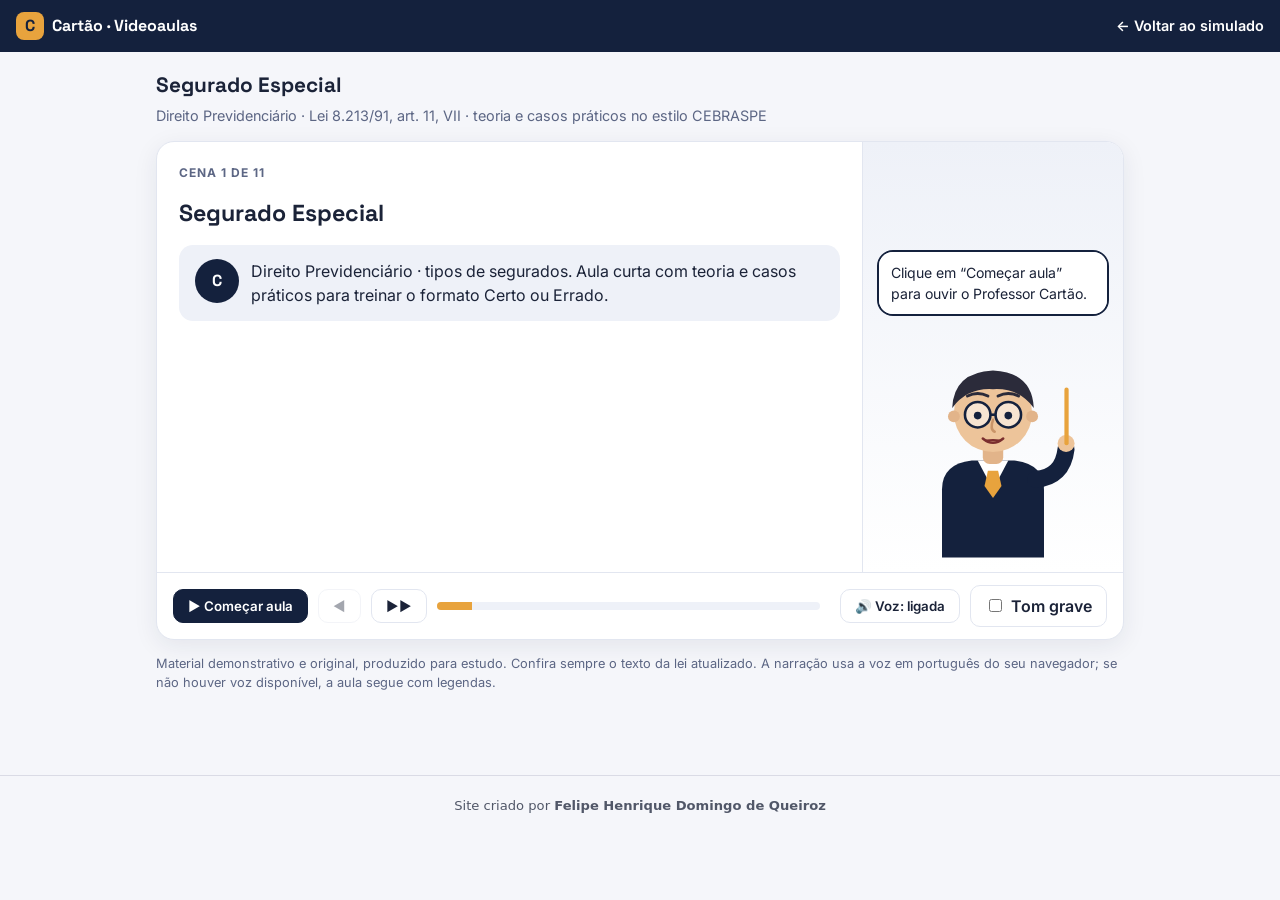
<file: aulas/segurado-especial.html>
<!DOCTYPE html>
<html lang="pt-BR">
<head>
<meta charset="UTF-8">
<meta name="viewport" content="width=device-width, initial-scale=1">
<title>Videoaula: Segurado Especial — Cartão</title>
<link rel="preconnect" href="https://fonts.googleapis.com">
<link href="https://fonts.googleapis.com/css2?family=Space+Grotesk:wght@500;600;700&family=Inter:wght@400;500;600;700&display=swap" rel="stylesheet">
<style>
:root{
  --ink:#14213D; --accent:#E8A33D; --bg:#F5F6FA; --card:#FFFFFF; --text:#1B2338; --muted:#5C6684;
  --line:#E2E6F0; --ok:#1E8E5A; --okbg:#E4F5EC; --bad:#C23B3B; --badbg:#FBE8E8; --soft:#EEF1F8;
}
:root[data-theme="dark"]{
  --bg:#0E1424; --card:#18203A; --text:#E8ECF8; --muted:#9AA5C7; --line:#2A3558; --soft:#212B4A;
  --ok:#4CC38A; --okbg:#173A2B; --bad:#F07878; --badbg:#3E1D22;
}
*{box-sizing:border-box}
body{margin:0;background:var(--bg);color:var(--text);font-family:Inter,system-ui,sans-serif;line-height:1.5}
header.top{background:var(--ink);color:#fff;padding:12px 16px;display:flex;align-items:center;justify-content:space-between;gap:12px}
header.top a{color:#fff;text-decoration:none;font-weight:600;font-size:.9rem}
header.top .brand{font-family:"Space Grotesk",sans-serif;font-weight:700;display:flex;align-items:center;gap:8px}
header.top .brand span{background:var(--accent);color:var(--ink);width:28px;height:28px;border-radius:8px;display:grid;place-items:center}
main{max-width:1000px;margin:0 auto;padding:18px 16px 40px}
h1{font-family:"Space Grotesk",sans-serif;font-size:1.3rem;margin:0 0 4px}
.sub{color:var(--muted);font-size:.9rem;margin:0 0 14px}
.player{background:var(--card);border:1px solid var(--line);border-radius:18px;overflow:hidden;box-shadow:0 6px 24px rgba(20,33,61,.08)}
.stage{display:grid;grid-template-columns:1fr 260px;gap:0;min-height:430px}
.board{padding:22px;display:flex;flex-direction:column;gap:14px;border-right:1px solid var(--line)}
.step{font-size:.75rem;letter-spacing:.08em;text-transform:uppercase;color:var(--muted);font-weight:700}
.title{font-family:"Space Grotesk",sans-serif;font-size:1.45rem;font-weight:700;margin:0}
.tag{display:inline-block;background:var(--accent);color:var(--ink);font-weight:700;font-size:.75rem;padding:3px 10px;border-radius:99px;width:fit-content}
.items{display:grid;gap:10px;margin:0;padding:0;list-style:none}
.items li{background:var(--soft);border-left:4px solid var(--accent);border-radius:10px;padding:10px 14px;opacity:0;transform:translateY(8px);transition:all .4s ease}
.items li.show{opacity:1;transform:none}
.items li b{display:block;font-family:"Space Grotesk",sans-serif}
.items li small{color:var(--muted)}
.case{background:var(--soft);border-radius:14px;padding:14px 16px;display:flex;gap:12px;align-items:flex-start}
.avatar{flex:none;width:44px;height:44px;border-radius:50%;background:var(--ink);color:#fff;display:grid;place-items:center;font-family:"Space Grotesk",sans-serif;font-weight:700}
.case p{margin:0}
.claim{border:2px dashed var(--accent);border-radius:12px;padding:10px 14px;font-weight:600}
.btns{display:flex;gap:10px;flex-wrap:wrap}
.btn{border:2px solid var(--ink);background:var(--card);color:var(--ink);font-weight:700;border-radius:10px;padding:9px 20px;cursor:pointer;font-size:.95rem;font-family:inherit}
:root[data-theme="dark"] .btn{border-color:var(--accent);color:var(--text)}
.btn:hover{background:var(--accent);color:var(--ink);border-color:var(--accent)}
.btn:disabled{opacity:.5;cursor:default}
.feedback{border-radius:12px;padding:10px 14px;font-weight:600;display:none}
.feedback.ok{display:block;background:var(--okbg);color:var(--ok)}
.feedback.bad{display:block;background:var(--badbg);color:var(--bad)}
.feedback small{display:block;font-weight:400;color:var(--text);margin-top:4px}
.teacher{padding:14px;display:flex;flex-direction:column;align-items:center;justify-content:flex-end;background:linear-gradient(180deg,var(--soft),var(--card))}
.bubble{background:var(--card);border:2px solid var(--ink);border-radius:16px;padding:10px 12px;font-size:.88rem;position:relative;margin-bottom:12px;max-height:200px;overflow:auto;width:100%}
:root[data-theme="dark"] .bubble{border-color:var(--accent)}
.bubble::after{content:"";position:absolute;bottom:-10px;left:50%;margin-left:-8px;border:8px solid transparent;border-top-color:var(--ink);border-bottom:0}
:root[data-theme="dark"] .bubble::after{border-top-color:var(--accent)}
svg.prof{width:170px;height:auto}
.mouth-open{transform-box:fill-box;transform-origin:center;transform:scaleY(.15)}
.speaking .mouth-open{animation:talk .28s infinite alternate ease-in-out}
@keyframes talk{to{transform:scaleY(1.5)}}
.eye{transform-box:fill-box;transform-origin:center;animation:blink 4s infinite}
@keyframes blink{0%,94%,100%{transform:scaleY(1)}97%{transform:scaleY(.1)}}
.speaking .prof-body{animation:bob .6s infinite alternate ease-in-out}
@keyframes bob{to{transform:translateY(-3px)}}
.arm{transform-box:fill-box;transform-origin:20% 10%;transition:transform .4s}
.speaking .arm{animation:wave 1.2s infinite alternate ease-in-out}
@keyframes wave{to{transform:rotate(-14deg)}}
.controls{display:flex;align-items:center;gap:10px;padding:12px 16px;border-top:1px solid var(--line);flex-wrap:wrap}
.ctl{border:1px solid var(--line);background:var(--card);color:var(--text);border-radius:10px;padding:8px 14px;cursor:pointer;font-weight:600;font-family:inherit}
.ctl.main{background:var(--ink);color:#fff;border-color:var(--ink)}
:root[data-theme="dark"] .ctl.main{background:var(--accent);color:var(--ink);border-color:var(--accent)}
.ctl:disabled{opacity:.4;cursor:default}
.bar{flex:1;min-width:120px;height:8px;background:var(--soft);border-radius:99px;overflow:hidden}
.bar i{display:block;height:100%;width:0;background:var(--accent);transition:width .4s}
.score{font-weight:700;color:var(--muted);font-size:.85rem}
.note{margin-top:14px;color:var(--muted);font-size:.8rem}
.final-card{text-align:center;padding:10px}
.final-card a{display:inline-block;margin-top:8px;background:var(--ink);color:#fff;text-decoration:none;padding:10px 18px;border-radius:10px;font-weight:700}
@media(max-width:720px){
  .stage{grid-template-columns:1fr}
  .board{border-right:0;border-bottom:1px solid var(--line)}
  .teacher{flex-direction:row;gap:10px;align-items:center;justify-content:flex-start;padding:10px}
  .bubble{margin:0;max-height:140px}
  .bubble::after{display:none}
  svg.prof{width:90px;flex:none}
}
@media(prefers-reduced-motion:reduce){*{animation:none!important;transition:none!important}}
</style>
</head>
<body>
<header class="top">
  <div class="brand"><span>C</span> Cartão · Videoaulas</div>
  <a href="../index.html">← Voltar ao simulado</a>
</header>
<main>
  <h1>Segurado Especial</h1>
  <p class="sub">Direito Previdenciário · Lei 8.213/91, art. 11, VII · teoria e casos práticos no estilo CEBRASPE</p>

  <div class="player" id="player">
    <div class="stage">
      <div class="board" id="board" aria-live="polite"></div>
      <div class="teacher" id="teacher">
        <div class="bubble" id="bubble">Clique em “Começar aula” para ouvir o Professor Cartão.</div>
        <svg class="prof" viewBox="0 0 200 270" role="img" aria-label="Professor Cartão, personagem desenhado">
          <g class="prof-body">
            <path d="M40 270 L40 190 Q40 160 75 156 L125 156 Q160 160 160 190 L160 270 Z" fill="#14213D"/>
            <path d="M82 156 L100 190 L118 156 Z" fill="#fff"/>
            <path d="M94 168 L106 168 L110 186 L100 200 L90 186 Z" fill="#E8A33D"/>
            <rect x="88" y="136" width="24" height="24" rx="8" fill="#E2B48A"/>
            <circle cx="100" cy="100" r="46" fill="#EDC49A"/>
            <path d="M52 94 Q54 52 100 50 Q146 52 148 94 Q130 70 100 72 Q70 70 52 94 Z" fill="#2B2B3A"/>
            <circle cx="54" cy="104" r="7" fill="#E2B48A"/><circle cx="146" cy="104" r="7" fill="#E2B48A"/>
            <circle cx="82" cy="102" r="15" fill="#fff" fill-opacity=".55" stroke="#14213D" stroke-width="3"/>
            <circle cx="118" cy="102" r="15" fill="#fff" fill-opacity=".55" stroke="#14213D" stroke-width="3"/>
            <path d="M97 102 L103 102" stroke="#14213D" stroke-width="3"/>
            <circle class="eye" cx="82" cy="103" r="4.5" fill="#14213D"/>
            <circle class="eye" cx="118" cy="103" r="4.5" fill="#14213D"/>
            <path d="M70 80 Q82 74 94 80" stroke="#2B2B3A" stroke-width="3.5" fill="none" stroke-linecap="round"/>
            <path d="M106 80 Q118 74 130 80" stroke="#2B2B3A" stroke-width="3.5" fill="none" stroke-linecap="round"/>
            <path d="M100 108 Q96 120 102 122" stroke="#C99468" stroke-width="3" fill="none" stroke-linecap="round"/>
            <ellipse class="mouth-open" cx="100" cy="132" rx="11" ry="9" fill="#7A2E2E"/>
            <path d="M88 130 Q100 140 112 130" stroke="#7A2E2E" stroke-width="3" fill="none" stroke-linecap="round"/>
            <g class="arm">
              <path d="M150 178 Q182 176 186 142" stroke="#14213D" stroke-width="20" fill="none" stroke-linecap="round"/>
              <circle cx="186" cy="136" r="10" fill="#EDC49A"/>
              <rect x="184" y="70" width="5" height="68" rx="2.5" fill="#E8A33D"/>
            </g>
          </g>
        </svg>
      </div>
    </div>
    <div class="controls">
      <button class="ctl main" id="btnPlay">▶ Começar aula</button>
      <button class="ctl" id="btnPrev" aria-label="Cena anterior" disabled>◀</button>
      <button class="ctl" id="btnNext" aria-label="Próxima cena">▶▶</button>
      <div class="bar" aria-hidden="true"><i id="bar"></i></div>
      <span class="score" id="score"></span>
      <button class="ctl" id="btnVoice" aria-pressed="true">🔊 Voz: ligada</button>
      <select class="ctl" id="selVoice" aria-label="Escolher voz"></select>
      <label class="ctl" style="display:flex;align-items:center;gap:6px"><input type="checkbox" id="chkGrave"> Tom grave</label>
    </div>
  </div>
  <p class="note">Material demonstrativo e original, produzido para estudo. Confira sempre o texto da lei atualizado. A narração usa a voz em português do seu navegador; se não houver voz disponível, a aula segue com legendas.</p>
</main>

<script>
(function(){
  try{
    var t=localStorage.getItem("cartao_tema");
    if(t==="dark"||(!t&&window.matchMedia&&matchMedia("(prefers-color-scheme: dark)").matches)) document.documentElement.setAttribute("data-theme","dark");
  }catch(e){}

  var CENAS=[
    {"tipo": "abertura", "titulo": "Segurado Especial", "fala": "E aí, pessoal! Eu sou o Professor Cartão, e hoje o desafio é o segurado especial, o campeão de pegadinhas em Direito Previdenciário! Primeiro, a lei. Depois, casos práticos de certo ou errado. Bora lá!"},
    {"tipo": "lista", "titulo": "O que a lei diz", "tag": "Lei 8.213/91, art. 11, VII", "fala": "Atenção, que esse tema é cheio de detalhes! Segurado especial é o produtor rural, seja proprietário, parceiro, meeiro, comodatário ou arrendatário, que explora atividade agropecuária em área de até quatro módulos fiscais; o seringueiro e o extrativista; e o pescador artesanal, que faz da pesca profissão habitual ou principal meio de vida. Também entram o cônjuge ou companheiro e o filho maior de dezesseis anos que trabalhem com o grupo familiar. E tudo isso em regime de economia familiar, sem empregados permanentes!", "itens": [["Produtor rural", "Área de até 4 módulos fiscais, em economia familiar."], ["Pescador artesanal", "Pesca como profissão habitual ou principal meio de vida."], ["Cônjuge e filho", "Cônjuge ou companheiro e filho maior de 16 anos que trabalhem com o grupo familiar."], ["Economia familiar", "Trabalho da família indispensável à subsistência, sem empregados permanentes."]]},
    {"tipo": "lista", "titulo": "O que NÃO descaracteriza", "tag": "Lei 8.213/91, art. 11, §§ 7º a 9º", "fala": "Agora, o que não faz o segurado perder a condição! A contratação de empregados temporários em época de safra, até cento e vinte pessoas por dia no ano civil. A outorga, por contrato escrito, de até cinquenta por cento do imóvel, se a área total for de até quatro módulos. A atividade turística na propriedade, até cento e vinte dias por ano. O trabalho remunerado na entressafra, até cento e vinte dias por ano. O mandato de vereador no município em que ele trabalha na roça, ou de dirigente sindical rural. E benefícios como pensão por morte, auxílio-acidente e auxílio-reclusão, desde que não passem do menor benefício de prestação continuada!", "itens": [["Empregados na safra", "Temporários, até 120 pessoas/dia no ano civil."], ["Outorga por contrato escrito", "Até 50% de imóvel de área total de até 4 módulos."], ["Turismo rural", "Até 120 dias por ano."], ["Trabalho remunerado fora", "Entressafra ou defeso: até 120 dias por ano."], ["Mandato", "Vereador do município da atividade rural; dirigente sindical rural."], ["Benefícios", "Pensão, auxílio-acidente ou auxílio-reclusão até o valor do menor benefício."]]},
    {"tipo": "lista", "titulo": "O que DESCARACTERIZA", "tag": "As pegadinhas", "fala": "Cuidado com as pegadinhas! Empregado permanente descaracteriza a economia familiar. Área acima de quatro módulos fiscais faz o produtor virar contribuinte individual. Outra fonte de renda fora das exceções, como um comércio próprio, tira a condição. O pescador empregado de empresa pesqueira é empregado, e não segurado especial. O filho menor de dezesseis anos não entra. E se passar de cento e vinte dias de trabalho remunerado na entressafra, acabou!", "itens": [["Empregado permanente", "Incompatível com a economia familiar."], ["Mais de 4 módulos fiscais", "Produtor vira contribuinte individual."], ["Outra fonte de renda", "Fora das exceções da lei, como um comércio próprio."], ["Pescador empregado", "Segurado empregado da empresa pesqueira."], ["Filho menor de 16 anos", "Não é segurado especial."], ["Além de 120 dias", "Trabalho remunerado fora da roça acima do limite."]]},
    {"tipo": "caso", "titulo": "Caso 1 · Sítio de 3 módulos", "nome": "Antônio", "fala": "Primeiro desafio! Seu Antônio é proprietário de um sítio de três módulos fiscais, onde planta milho e feijão com a esposa e dois filhos maiores. A família vive da roça e não tem empregados permanentes.", "historia": "Seu Antônio é proprietário de um sítio de 3 módulos fiscais, onde planta milho e feijão com a esposa e dois filhos maiores. A família vive da roça e não tem empregados permanentes.", "afirm": "Antônio é segurado especial.", "gab": "C", "expl": "Correto. O produtor rural proprietário que explora atividade agropecuária em área de até 4 módulos fiscais, em regime de economia familiar e sem empregados permanentes, é segurado especial."},
    {"tipo": "caso", "titulo": "Caso 2 · Fazenda de 6 módulos", "nome": "Osvaldo", "fala": "Segundo desafio! Seu Osvaldo é proprietário de um imóvel rural de seis módulos fiscais, onde cultiva soja com a família, sem empregados permanentes.", "historia": "Seu Osvaldo é proprietário de um imóvel rural de 6 módulos fiscais, onde cultiva soja com a família, sem empregados permanentes.", "afirm": "Osvaldo é segurado especial, pois explora a terra em regime de economia familiar.", "gab": "E", "expl": "Errado. A condição de produtor segurado especial exige exploração de área de até 4 módulos fiscais. Em área maior, o enquadramento é outro: contribuinte individual."},
    {"tipo": "caso", "titulo": "Caso 3 · Colheita com temporários", "nome": "Família Souza", "fala": "Terceiro desafio! Uma família proprietária de três módulos fiscais contratou quatro trabalhadores temporários por vinte dias na época da colheita, no mesmo ano civil, sem empregados permanentes.", "historia": "Uma família proprietária de 3 módulos fiscais contratou 4 trabalhadores temporários por 20 dias na época da colheita, no mesmo ano civil, sem empregados permanentes.", "afirm": "a contratação não descaracteriza a condição de segurado especial da família, porque a lei admite contratação em época de safra, até 120 pessoas/dia no ano civil.", "gab": "C", "expl": "Correto. O grupo familiar pode utilizar empregados contratados por prazo determinado em época de safra, à razão de no máximo 120 pessoas/dia no ano civil. Aqui foram 80 pessoas/dia (4 x 20)."},
    {"tipo": "caso", "titulo": "Caso 4 · Pedreiro na entressafra", "nome": "Manoel", "fala": "Último desafio! Seu Manoel, segurado especial, trabalhou cento e cinquenta dias no ano civil como pedreiro para uma construtora, em período de entressafra.", "historia": "Seu Manoel, segurado especial, trabalhou 150 dias no ano civil como pedreiro para uma construtora, em período de entressafra.", "afirm": "por se tratar de entressafra, Manoel mantém integralmente a condição de segurado especial, ainda que tenha trabalhado além de 120 dias.", "gab": "E", "expl": "Errado. O limite para atividade remunerada em entressafra ou defeso é de 120 dias no ano civil. Ultrapassado esse prazo, deixa de haver a ressalva e ocorre a exclusão da condição de segurado especial."},
    {"tipo": "lista", "titulo": "Contribuição e benefícios", "tag": "Lei 8.212/91, art. 25 · Lei 8.213/91, arts. 25, 39 e 48", "fala": "Agora, contribuição e benefícios! O segurado especial contribui sobre a receita bruta da comercialização da produção, com um vírgula três por cento. Se o comprador é pessoa jurídica, ele retém e recolhe. Para os benefícios no valor de um salário mínimo, basta comprovar o exercício de atividade rural no período imediatamente anterior, mesmo de forma descontínua. Na aposentadoria por idade, são sessenta anos para o homem e cinquenta e cinco para a mulher, com quinze anos de atividade rural. No salário-maternidade, são dez meses de atividade rural, sem exigir contribuições. E benefícios maiores que um salário mínimo? Só com contribuição facultativa!", "itens": [["Contribuição", "1,3% sobre a receita bruta da comercialização da produção (1,2% + 0,1% de SAT)."], ["Quem recolhe", "Comprador pessoa jurídica retém e recolhe."], ["Aposentadoria por idade", "Homem 60, mulher 55; 15 anos de atividade rural."], ["Salário-maternidade", "10 meses de atividade rural, mesmo descontínuos; sem exigir contribuições."], ["Benefício acima de 1 salário mínimo", "Só com contribuição facultativa."]]},
    {"tipo": "lista", "titulo": "Macetes para a prova", "tag": "Resumo", "fala": "Macetes de campeão! Um: conte os módulos. Até quatro é especial; acima disso é contribuinte individual. Dois: conte os empregados. Temporário na safra, dentro do limite, pode; permanente, não. Três: conte os dias. Cento e vinte é o número mágico: safra, turismo e entressafra. Quatro: olhe a idade e a renda. Filho só a partir de dezesseis anos, e outra fonte de renda fora das exceções tira a condição. Guardou? Então vai pra cima!", "itens": [["Conte os módulos", "Até 4: especial. Acima: contribuinte individual."], ["Conte os empregados", "Temporário na safra, dentro do limite, pode. Permanente, não."], ["Conte os dias", "120: safra (pessoas/dia), turismo e entressafra."], ["Idade e renda", "Filho a partir de 16 anos; outra fonte de renda fora das exceções tira a condição."]]},
    {"tipo": "fim", "titulo": "Aula concluída", "fala": "Missão cumprida! Agora é com você: vá ao simulado e resolva as questões de segurado especial, na disciplina Direito Previdenciário. Bons estudos, e até a próxima aula!"}
  ];

  var board=document.getElementById("board"), bubble=document.getElementById("bubble"), teacher=document.getElementById("teacher"),
      btnPlay=document.getElementById("btnPlay"), btnPrev=document.getElementById("btnPrev"), btnNext=document.getElementById("btnNext"),
      btnVoice=document.getElementById("btnVoice"), bar=document.getElementById("bar"), scoreEl=document.getElementById("score");
  var i=0, auto=false, voice=("speechSynthesis" in window), token=0, timer=null, acertos=0, respondidas=0, started=false, ptVoice=null;
  var respondida={}; // cena -> true

  var selVoice=document.getElementById("selVoice"), chkGrave=document.getElementById("chkGrave");
  var MASC=/(daniel|felipe|ant[oô]nio|ricardo|jorge|fernando|lucas|male|masculin|google portugu[eê]s do brasil.*male)/i;
  var FEM=/(francisca|luciana|maria|helena|vit[oó]ria|camila|female|feminin|google portugu[eê]s do brasil)/i;
  function pickVoice(){
    if(!voice) return;
    var vs=(speechSynthesis.getVoices()||[]).filter(function(v){return /^pt/i.test(v.lang);});
    vs.sort(function(a,b){return (/^pt(-|_)BR/i.test(b.lang)?1:0)-(/^pt(-|_)BR/i.test(a.lang)?1:0);});
    var saved=null; try{saved=localStorage.getItem("cartao_voz_aula");}catch(e){}
    selVoice.innerHTML=vs.map(function(v){return '<option value="'+esc(v.name)+'">'+esc(v.name)+' ('+esc(v.lang)+')</option>';}).join("");
    if(!vs.length){ selVoice.style.display="none"; ptVoice=null; return; }
    var chosen=vs.filter(function(v){return v.name===saved;})[0]||vs.filter(function(v){return MASC.test(v.name);})[0]||vs[0];
    ptVoice=chosen; selVoice.value=chosen.name; selVoice.style.display="";
  }
  selVoice.addEventListener("change",function(){
    var vs=speechSynthesis.getVoices()||[];
    ptVoice=vs.filter(function(v){return v.name===selVoice.value;})[0]||null;
    try{localStorage.setItem("cartao_voz_aula",selVoice.value);}catch(e){}
    if(started) falar("Esta é a voz escolhida para a aula.", null);
  });
  chkGrave.addEventListener("change",function(){ if(started) falar("Este é o tom da voz para a aula.", null); });
  if(voice){ pickVoice(); try{speechSynthesis.onvoiceschanged=pickVoice;}catch(e){} } else { selVoice.style.display="none"; chkGrave.parentNode.style.display="none"; }

  function falar(texto, depois){
    var my=++token;
    clearTimeout(timer);
    try{ if(voice) speechSynthesis.cancel(); }catch(e){}
    bubble.textContent=texto;
    var fim=function(){ if(my!==token) return; teacher.classList.remove("speaking"); if(depois) depois(); };
    teacher.classList.add("speaking");
    if(voice && btnVoice.getAttribute("aria-pressed")==="true" && started){
      try{
        var u=new SpeechSynthesisUtterance(texto);
        u.lang="pt-BR"; if(ptVoice) u.voice=ptVoice; u.rate=1; u.pitch=chkGrave.checked?0.7:1;
        u.onend=fim; u.onerror=fim;
        speechSynthesis.speak(u);
        return;
      }catch(e){}
    }
    timer=setTimeout(fim, Math.max(2500, texto.length*62));
  }
  function parar(){ token++; clearTimeout(timer); try{ if(voice) speechSynthesis.cancel(); }catch(e){} teacher.classList.remove("speaking"); }

  function esc(s){var d=document.createElement("div");d.textContent=s;return d.innerHTML;}

  function render(){
    var c=CENAS[i];
    bar.style.width=((i+1)/CENAS.length*100)+"%";
    btnPrev.disabled=(i===0);
    btnNext.disabled=(i===CENAS.length-1);
    var h='<div class="step">Cena '+(i+1)+' de '+CENAS.length+'</div><h2 class="title">'+esc(c.titulo)+'</h2>';
    if(c.tag) h+='<span class="tag">'+esc(c.tag)+'</span>';
    if(c.tipo==="lista"){
      h+='<ul class="items">'+c.itens.map(function(it){return '<li><b>'+esc(it[0])+'</b><small>'+esc(it[1])+'</small></li>';}).join("")+'</ul>';
    } else if(c.tipo==="caso"){
      h+='<div class="case"><div class="avatar">'+esc(c.nome.charAt(0))+'</div><p>'+esc(c.historia)+'</p></div>';
      h+='<div class="claim" id="claim" style="display:none">Nessa situação, '+esc(c.afirm)+'</div>';
      h+='<div class="btns" id="btns" style="display:none"><button class="btn" data-r="C">Certo</button><button class="btn" data-r="E">Errado</button></div>';
      h+='<div class="feedback" id="fb"></div>';
    } else if(c.tipo==="abertura"){
      h+='<div class="case"><div class="avatar">C</div><p>Direito Previdenciário · tipos de segurados. Aula curta com teoria e casos práticos para treinar o formato Certo ou Errado.</p></div>';
    } else if(c.tipo==="fim"){
      h+='<div class="final-card"><p><b>Seu desempenho nos casos:</b> <span id="fin">'+acertos+' de '+respondidas+'</span></p><a href="../index.html">Ir para o simulado</a></div>';
    }
    board.innerHTML=h;
    atualizaScore();
    if(c.tipo==="lista"){
      var lis=board.querySelectorAll(".items li");
      var n=lis.length, passo=Math.max(900, (c.fala.length*62)/(n+1));
      Array.prototype.forEach.call(lis,function(li,k){ setTimeout(function(){li.classList.add("show");}, 400+k*passo*0.8); });
      if(!started) Array.prototype.forEach.call(lis,function(li){li.classList.add("show");});
    }
    if(c.tipo==="caso"){
      var show=function(){
        var cl=document.getElementById("claim"), bt=document.getElementById("btns");
        if(cl) cl.style.display="block"; if(bt) bt.style.display="flex";
        if(!respondida[i]) falar("Agora é com você! Julgue o item: Nessa situação, "+c.afirm+" Certo ou errado?", null);
      };
      var bt0=board.querySelector("#btns");
      bt0.addEventListener("click",function(ev){
        var b=ev.target.closest("button[data-r]"); if(!b||respondida[i]) return;
        responder(b.getAttribute("data-r"));
      });
      if(respondida[i]){ document.getElementById("claim").style.display="block"; bt0.style.display="flex"; mostraFeedback(respondida[i]); }
      else { pendente=show; }
    }
    if(c.tipo==="fim") { var f=document.getElementById("fin"); if(f) f.textContent=acertos+" de "+respondidas; }
    if(!started){
      if(c.tipo==="caso"){ var p0=pendente; pendente=null; if(p0){ var cl=document.getElementById("claim"), bt=document.getElementById("btns"); if(cl) cl.style.display="block"; if(bt) bt.style.display="flex"; } }
      return;
    }
    // narração
    if(!(c.tipo==="caso" && respondida[i])){
      falar(c.fala, function(){
        if(c.tipo==="caso"){ if(pendente){var p=pendente;pendente=null;p();} return; }
        if(auto && i<CENAS.length-1){ setTimeout(function(){ ir(i+1); }, 700); }
      });
    } else { bubble.textContent=c.expl; }
  }
  var pendente=null;

  function atualizaScore(){ scoreEl.textContent = respondidas? ("Acertos: "+acertos+"/"+respondidas):""; }

  function responder(r){
    var c=CENAS[i]; respondida[i]=r; respondidas++; if(r===c.gab) acertos++;
    atualizaScore(); parar(); mostraFeedback(r);
    falar((r===c.gab?"Mandou bem! ":"Quase! Vamos entender. ")+c.expl, function(){
      if(auto && i<CENAS.length-1){ setTimeout(function(){ ir(i+1); }, 700); }
    });
  }
  function mostraFeedback(r){
    var c=CENAS[i], fb=document.getElementById("fb"), ok=(r===c.gab);
    fb.className="feedback "+(ok?"ok":"bad");
    fb.innerHTML=(ok?"Você acertou! ":"Você errou. ")+"Gabarito: "+(c.gab==="C"?"Certo":"Errado")+"<small>"+esc(c.expl)+"</small>";
    var bs=board.querySelectorAll("#btns .btn"); Array.prototype.forEach.call(bs,function(b){b.disabled=true;});
  }

  function ir(n){ if(n<0||n>=CENAS.length) return; parar(); pendente=null; i=n; render(); }

  btnPlay.addEventListener("click",function(){
    if(!started){ started=true; auto=true; btnPlay.textContent="⏸ Pausar"; render(); return; }
    if(auto){ auto=false; parar(); btnPlay.textContent="▶ Continuar"; }
    else { auto=true; btnPlay.textContent="⏸ Pausar"; render(); }
  });
  btnPrev.addEventListener("click",function(){ ir(i-1); });
  btnNext.addEventListener("click",function(){ ir(i+1); });
  btnVoice.addEventListener("click",function(){
    var on=btnVoice.getAttribute("aria-pressed")!=="true";
    btnVoice.setAttribute("aria-pressed",on?"true":"false");
    btnVoice.textContent=on?"🔊 Voz: ligada":"🔇 Voz: desligada";
    if(!on) parar();
  });
  if(!voice){ btnVoice.disabled=true; btnVoice.textContent="Voz indisponível"; btnVoice.setAttribute("aria-pressed","false"); }

  render();
})();
</script>
<style>.site-credit{text-align:center;padding:22px 16px 30px;font:400 .82rem system-ui,sans-serif;opacity:.75;margin-top:30px;border-top:1px solid rgba(128,128,160,.3)}.site-credit b{font-weight:700}</style><footer class="site-credit">Site criado por <b>Felipe Henrique Domingo de Queiroz</b></footer>
</body>
</html>
</file>
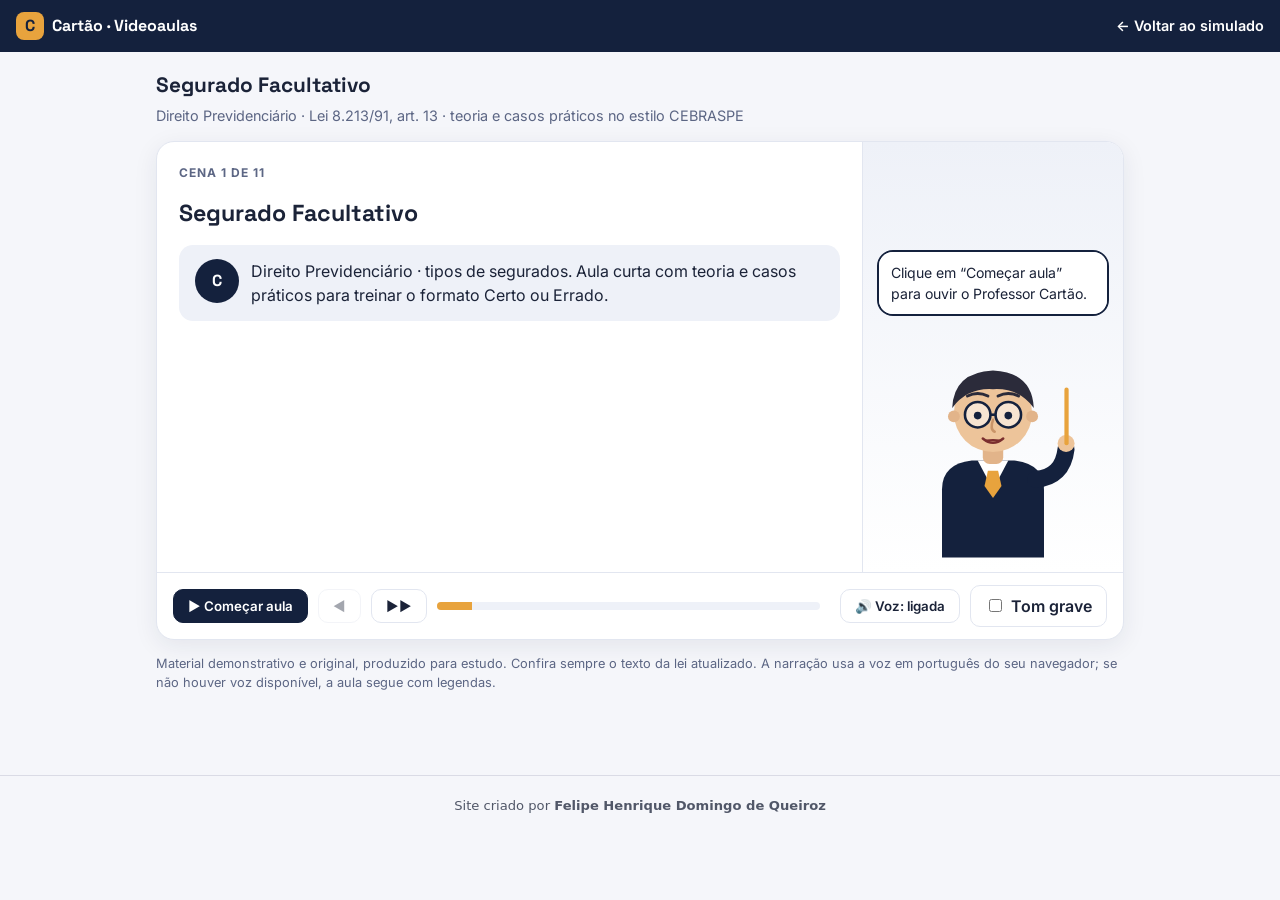
<file: aulas/segurado-facultativo.html>
<!DOCTYPE html>
<html lang="pt-BR">
<head>
<meta charset="UTF-8">
<meta name="viewport" content="width=device-width, initial-scale=1">
<title>Videoaula: Segurado Facultativo — Cartão</title>
<link rel="preconnect" href="https://fonts.googleapis.com">
<link href="https://fonts.googleapis.com/css2?family=Space+Grotesk:wght@500;600;700&family=Inter:wght@400;500;600;700&display=swap" rel="stylesheet">
<style>
:root{
  --ink:#14213D; --accent:#E8A33D; --bg:#F5F6FA; --card:#FFFFFF; --text:#1B2338; --muted:#5C6684;
  --line:#E2E6F0; --ok:#1E8E5A; --okbg:#E4F5EC; --bad:#C23B3B; --badbg:#FBE8E8; --soft:#EEF1F8;
}
:root[data-theme="dark"]{
  --bg:#0E1424; --card:#18203A; --text:#E8ECF8; --muted:#9AA5C7; --line:#2A3558; --soft:#212B4A;
  --ok:#4CC38A; --okbg:#173A2B; --bad:#F07878; --badbg:#3E1D22;
}
*{box-sizing:border-box}
body{margin:0;background:var(--bg);color:var(--text);font-family:Inter,system-ui,sans-serif;line-height:1.5}
header.top{background:var(--ink);color:#fff;padding:12px 16px;display:flex;align-items:center;justify-content:space-between;gap:12px}
header.top a{color:#fff;text-decoration:none;font-weight:600;font-size:.9rem}
header.top .brand{font-family:"Space Grotesk",sans-serif;font-weight:700;display:flex;align-items:center;gap:8px}
header.top .brand span{background:var(--accent);color:var(--ink);width:28px;height:28px;border-radius:8px;display:grid;place-items:center}
main{max-width:1000px;margin:0 auto;padding:18px 16px 40px}
h1{font-family:"Space Grotesk",sans-serif;font-size:1.3rem;margin:0 0 4px}
.sub{color:var(--muted);font-size:.9rem;margin:0 0 14px}
.player{background:var(--card);border:1px solid var(--line);border-radius:18px;overflow:hidden;box-shadow:0 6px 24px rgba(20,33,61,.08)}
.stage{display:grid;grid-template-columns:1fr 260px;gap:0;min-height:430px}
.board{padding:22px;display:flex;flex-direction:column;gap:14px;border-right:1px solid var(--line)}
.step{font-size:.75rem;letter-spacing:.08em;text-transform:uppercase;color:var(--muted);font-weight:700}
.title{font-family:"Space Grotesk",sans-serif;font-size:1.45rem;font-weight:700;margin:0}
.tag{display:inline-block;background:var(--accent);color:var(--ink);font-weight:700;font-size:.75rem;padding:3px 10px;border-radius:99px;width:fit-content}
.items{display:grid;gap:10px;margin:0;padding:0;list-style:none}
.items li{background:var(--soft);border-left:4px solid var(--accent);border-radius:10px;padding:10px 14px;opacity:0;transform:translateY(8px);transition:all .4s ease}
.items li.show{opacity:1;transform:none}
.items li b{display:block;font-family:"Space Grotesk",sans-serif}
.items li small{color:var(--muted)}
.case{background:var(--soft);border-radius:14px;padding:14px 16px;display:flex;gap:12px;align-items:flex-start}
.avatar{flex:none;width:44px;height:44px;border-radius:50%;background:var(--ink);color:#fff;display:grid;place-items:center;font-family:"Space Grotesk",sans-serif;font-weight:700}
.case p{margin:0}
.claim{border:2px dashed var(--accent);border-radius:12px;padding:10px 14px;font-weight:600}
.btns{display:flex;gap:10px;flex-wrap:wrap}
.btn{border:2px solid var(--ink);background:var(--card);color:var(--ink);font-weight:700;border-radius:10px;padding:9px 20px;cursor:pointer;font-size:.95rem;font-family:inherit}
:root[data-theme="dark"] .btn{border-color:var(--accent);color:var(--text)}
.btn:hover{background:var(--accent);color:var(--ink);border-color:var(--accent)}
.btn:disabled{opacity:.5;cursor:default}
.feedback{border-radius:12px;padding:10px 14px;font-weight:600;display:none}
.feedback.ok{display:block;background:var(--okbg);color:var(--ok)}
.feedback.bad{display:block;background:var(--badbg);color:var(--bad)}
.feedback small{display:block;font-weight:400;color:var(--text);margin-top:4px}
.teacher{padding:14px;display:flex;flex-direction:column;align-items:center;justify-content:flex-end;background:linear-gradient(180deg,var(--soft),var(--card))}
.bubble{background:var(--card);border:2px solid var(--ink);border-radius:16px;padding:10px 12px;font-size:.88rem;position:relative;margin-bottom:12px;max-height:200px;overflow:auto;width:100%}
:root[data-theme="dark"] .bubble{border-color:var(--accent)}
.bubble::after{content:"";position:absolute;bottom:-10px;left:50%;margin-left:-8px;border:8px solid transparent;border-top-color:var(--ink);border-bottom:0}
:root[data-theme="dark"] .bubble::after{border-top-color:var(--accent)}
svg.prof{width:170px;height:auto}
.mouth-open{transform-box:fill-box;transform-origin:center;transform:scaleY(.15)}
.speaking .mouth-open{animation:talk .28s infinite alternate ease-in-out}
@keyframes talk{to{transform:scaleY(1.5)}}
.eye{transform-box:fill-box;transform-origin:center;animation:blink 4s infinite}
@keyframes blink{0%,94%,100%{transform:scaleY(1)}97%{transform:scaleY(.1)}}
.speaking .prof-body{animation:bob .6s infinite alternate ease-in-out}
@keyframes bob{to{transform:translateY(-3px)}}
.arm{transform-box:fill-box;transform-origin:20% 10%;transition:transform .4s}
.speaking .arm{animation:wave 1.2s infinite alternate ease-in-out}
@keyframes wave{to{transform:rotate(-14deg)}}
.controls{display:flex;align-items:center;gap:10px;padding:12px 16px;border-top:1px solid var(--line);flex-wrap:wrap}
.ctl{border:1px solid var(--line);background:var(--card);color:var(--text);border-radius:10px;padding:8px 14px;cursor:pointer;font-weight:600;font-family:inherit}
.ctl.main{background:var(--ink);color:#fff;border-color:var(--ink)}
:root[data-theme="dark"] .ctl.main{background:var(--accent);color:var(--ink);border-color:var(--accent)}
.ctl:disabled{opacity:.4;cursor:default}
.bar{flex:1;min-width:120px;height:8px;background:var(--soft);border-radius:99px;overflow:hidden}
.bar i{display:block;height:100%;width:0;background:var(--accent);transition:width .4s}
.score{font-weight:700;color:var(--muted);font-size:.85rem}
.note{margin-top:14px;color:var(--muted);font-size:.8rem}
.final-card{text-align:center;padding:10px}
.final-card a{display:inline-block;margin-top:8px;background:var(--ink);color:#fff;text-decoration:none;padding:10px 18px;border-radius:10px;font-weight:700}
@media(max-width:720px){
  .stage{grid-template-columns:1fr}
  .board{border-right:0;border-bottom:1px solid var(--line)}
  .teacher{flex-direction:row;gap:10px;align-items:center;justify-content:flex-start;padding:10px}
  .bubble{margin:0;max-height:140px}
  .bubble::after{display:none}
  svg.prof{width:90px;flex:none}
}
@media(prefers-reduced-motion:reduce){*{animation:none!important;transition:none!important}}
</style>
</head>
<body>
<header class="top">
  <div class="brand"><span>C</span> Cartão · Videoaulas</div>
  <a href="../index.html">← Voltar ao simulado</a>
</header>
<main>
  <h1>Segurado Facultativo</h1>
  <p class="sub">Direito Previdenciário · Lei 8.213/91, art. 13 · teoria e casos práticos no estilo CEBRASPE</p>

  <div class="player" id="player">
    <div class="stage">
      <div class="board" id="board" aria-live="polite"></div>
      <div class="teacher" id="teacher">
        <div class="bubble" id="bubble">Clique em “Começar aula” para ouvir o Professor Cartão.</div>
        <svg class="prof" viewBox="0 0 200 270" role="img" aria-label="Professor Cartão, personagem desenhado">
          <g class="prof-body">
            <path d="M40 270 L40 190 Q40 160 75 156 L125 156 Q160 160 160 190 L160 270 Z" fill="#14213D"/>
            <path d="M82 156 L100 190 L118 156 Z" fill="#fff"/>
            <path d="M94 168 L106 168 L110 186 L100 200 L90 186 Z" fill="#E8A33D"/>
            <rect x="88" y="136" width="24" height="24" rx="8" fill="#E2B48A"/>
            <circle cx="100" cy="100" r="46" fill="#EDC49A"/>
            <path d="M52 94 Q54 52 100 50 Q146 52 148 94 Q130 70 100 72 Q70 70 52 94 Z" fill="#2B2B3A"/>
            <circle cx="54" cy="104" r="7" fill="#E2B48A"/><circle cx="146" cy="104" r="7" fill="#E2B48A"/>
            <circle cx="82" cy="102" r="15" fill="#fff" fill-opacity=".55" stroke="#14213D" stroke-width="3"/>
            <circle cx="118" cy="102" r="15" fill="#fff" fill-opacity=".55" stroke="#14213D" stroke-width="3"/>
            <path d="M97 102 L103 102" stroke="#14213D" stroke-width="3"/>
            <circle class="eye" cx="82" cy="103" r="4.5" fill="#14213D"/>
            <circle class="eye" cx="118" cy="103" r="4.5" fill="#14213D"/>
            <path d="M70 80 Q82 74 94 80" stroke="#2B2B3A" stroke-width="3.5" fill="none" stroke-linecap="round"/>
            <path d="M106 80 Q118 74 130 80" stroke="#2B2B3A" stroke-width="3.5" fill="none" stroke-linecap="round"/>
            <path d="M100 108 Q96 120 102 122" stroke="#C99468" stroke-width="3" fill="none" stroke-linecap="round"/>
            <ellipse class="mouth-open" cx="100" cy="132" rx="11" ry="9" fill="#7A2E2E"/>
            <path d="M88 130 Q100 140 112 130" stroke="#7A2E2E" stroke-width="3" fill="none" stroke-linecap="round"/>
            <g class="arm">
              <path d="M150 178 Q182 176 186 142" stroke="#14213D" stroke-width="20" fill="none" stroke-linecap="round"/>
              <circle cx="186" cy="136" r="10" fill="#EDC49A"/>
              <rect x="184" y="70" width="5" height="68" rx="2.5" fill="#E8A33D"/>
            </g>
          </g>
        </svg>
      </div>
    </div>
    <div class="controls">
      <button class="ctl main" id="btnPlay">▶ Começar aula</button>
      <button class="ctl" id="btnPrev" aria-label="Cena anterior" disabled>◀</button>
      <button class="ctl" id="btnNext" aria-label="Próxima cena">▶▶</button>
      <div class="bar" aria-hidden="true"><i id="bar"></i></div>
      <span class="score" id="score"></span>
      <button class="ctl" id="btnVoice" aria-pressed="true">🔊 Voz: ligada</button>
      <select class="ctl" id="selVoice" aria-label="Escolher voz"></select>
      <label class="ctl" style="display:flex;align-items:center;gap:6px"><input type="checkbox" id="chkGrave"> Tom grave</label>
    </div>
  </div>
  <p class="note">Material demonstrativo e original, produzido para estudo. Confira sempre o texto da lei atualizado. A narração usa a voz em português do seu navegador; se não houver voz disponível, a aula segue com legendas.</p>
</main>

<script>
(function(){
  try{
    var t=localStorage.getItem("cartao_tema");
    if(t==="dark"||(!t&&window.matchMedia&&matchMedia("(prefers-color-scheme: dark)").matches)) document.documentElement.setAttribute("data-theme","dark");
  }catch(e){}

  var CENAS=[
    {"tipo": "abertura", "titulo": "Segurado Facultativo", "fala": "E aí, pessoal! Eu sou o Professor Cartão, e hoje o desafio é o segurado facultativo, quem contribui porque quer! Primeiro, a lei. Depois, casos práticos de certo ou errado. Bora lá!"},
    {"tipo": "lista", "titulo": "O que a lei diz", "tag": "Lei 8.213/91, art. 13", "fala": "Atenção! Segurado facultativo é o maior de quatorze anos que se filia ao Regime Geral mediante contribuição, desde que não esteja incluído como segurado obrigatório. Ou seja: é quem contribui por vontade própria! E tem uma trava importante: a Constituição veda a filiação como facultativo de quem participa de regime próprio de previdência!", "itens": [["Maior de 14 anos", "Idade mínima para a filiação."], ["Contribuição voluntária", "Filia-se mediante contribuição."], ["Não pode ser obrigatório", "Não pode estar incluído no art. 11."], ["Vedado ao participante de RPPS", "CF/88, art. 201, § 5º."]]},
    {"tipo": "lista", "titulo": "Quem pode ser facultativo", "tag": "Decreto 3.048/99, art. 11", "fala": "Quem pode ser facultativo? A dona de casa; o estudante; o síndico de condomínio, quando não remunerado; o brasileiro residente ou domiciliado no exterior, desde que não vinculado a regime previdenciário; quem deixou de ser segurado obrigatório e não exerce atividade que o enquadre; o estagiário e o bolsista; o membro de conselho tutelar não remunerado; e o presidiário que não exerce atividade remunerada nem está vinculado a regime previdenciário!", "itens": [["Dona de casa e estudante", "Exemplos clássicos."], ["Síndico não remunerado", "Se remunerado, é contribuinte individual."], ["Brasileiro no exterior", "Se não vinculado a regime previdenciário."], ["Quem deixou de ser obrigatório", "E não exerce atividade que o enquadre."], ["Estagiário e bolsista", "O estágio regular não gera vínculo de emprego."], ["Outros", "Conselheiro tutelar não remunerado; presidiário sem atividade remunerada e sem vínculo."]]},
    {"tipo": "lista", "titulo": "Contribuição", "tag": "Lei 8.212/91, arts. 14, 21 e 30", "fala": "Agora, quanto o facultativo paga! A alíquota geral é vinte por cento sobre o salário de contribuição, que ele escolhe, mas dentro de um piso, o salário mínimo, e de um teto. No plano simplificado, são onze por cento sobre o salário mínimo, e, para contagem recíproca, é preciso complementar até vinte por cento, com juros. Existe também a alíquota de cinco por cento, só para quem não tem renda própria e se dedica exclusivamente ao trabalho doméstico na própria residência, em família de baixa renda inscrita no CadÚnico, com renda de até dois salários mínimos. O prazo é o dia quinze do mês seguinte. E atenção: a filiação só começa com a inscrição e o primeiro pagamento, sem retroatividade!", "itens": [["Regra geral", "20% sobre o salário de contribuição, entre o salário mínimo e o teto."], ["Plano simplificado", "11% sobre o salário mínimo; para contagem recíproca, complementa até 20% com juros."], ["Baixa renda", "5%: sem renda própria, só trabalho doméstico na própria residência, CadÚnico, renda de até 2 salários mínimos."], ["Prazo", "Dia 15 do mês seguinte."], ["Início da filiação", "Inscrição + 1º pagamento; sem retroatividade."]]},
    {"tipo": "lista", "titulo": "Benefícios e graça", "tag": "Lei 8.213/91, arts. 15, 18, 25 e 65", "fala": "E os benefícios? O facultativo não tem direito a auxílio-acidente nem a salário-família. Para o salário-maternidade, a carência é de dez contribuições, e, para o auxílio-doença, doze. Parou de pagar? A qualidade de segurado dura só seis meses, e não doze como a dos obrigatórios. E se passar a exercer atividade que o torne obrigatório, deixa de ser facultativo!", "itens": [["Sem direito", "Auxílio-acidente e salário-família."], ["Carência", "Salário-maternidade: 10 contribuições. Auxílio-doença: 12."], ["Período de graça", "6 meses (e não 12)."], ["Virou obrigatório?", "Deixa de ser facultativo."]]},
    {"tipo": "caso", "titulo": "Caso 1 · Estudante de 14 anos", "nome": "Tiago", "fala": "Primeiro desafio! Tiago, de quatorze anos, é estudante, não trabalha e quer contribuir para a Previdência por conta própria.", "historia": "Tiago, de 14 anos, é estudante, não trabalha e quer contribuir para a Previdência por conta própria.", "afirm": "Tiago pode inscrever-se como segurado facultativo, pois já completou a idade mínima.", "gab": "C", "expl": "Correto. A idade mínima para a filiação como segurado facultativo é 14 anos completos."},
    {"tipo": "caso", "titulo": "Caso 2 · Dona de casa e diarista", "nome": "Débora", "fala": "Segundo desafio! Débora é dona de casa, mas também trabalha como diarista de segunda a quinta, o que lhe gera renda própria. A família tem renda inferior a dois salários mínimos.", "historia": "Débora é dona de casa, mas também trabalha como diarista de segunda a quinta, o que lhe gera renda própria. A família tem renda inferior a 2 salários mínimos.", "afirm": "Débora pode contribuir com a alíquota de 5%, pois sua família é de baixa renda.", "gab": "E", "expl": "Errado. A alíquota de 5% exige dedicação exclusiva ao trabalho doméstico em sua residência e ausência de renda própria. Débora tem renda como diarista (contribuinte individual)."},
    {"tipo": "caso", "titulo": "Caso 3 · Servidora de RPPS", "nome": "Sônia", "fala": "Terceiro desafio! A doutora Sônia é servidora efetiva do estado, participante do regime próprio de previdência, e deseja também contribuir ao Regime Geral como facultativa.", "historia": "Dra. Sônia é servidora efetiva do estado, participante do regime próprio de previdência (RPPS), e deseja também contribuir ao RGPS como facultativa.", "afirm": "Sônia pode se inscrever no RGPS como segurada facultativa, bastando recolher a contribuição.", "gab": "E", "expl": "Errado. A Constituição veda a filiação ao RGPS, na qualidade de segurado facultativo, de pessoa participante de regime próprio de previdência social."},
    {"tipo": "caso", "titulo": "Caso 4 · Síndico sem remuneração", "nome": "Valter", "fala": "Último desafio! Seu Valter é síndico de um condomínio. A assembleia dispensou o pagamento de qualquer remuneração pelo cargo, e ele não exerce nenhuma outra atividade.", "historia": "Sr. Valter é síndico de um condomínio. A assembleia dispensou o pagamento de qualquer remuneração pelo cargo, e ele não exerce nenhuma outra atividade.", "afirm": "Valter pode filiar-se como segurado facultativo.", "gab": "C", "expl": "Correto. O síndico de condomínio, quando não remunerado, e que não exerça atividade que o torne segurado obrigatório, pode filiar-se como facultativo."},
    {"tipo": "lista", "titulo": "Macetes para a prova", "tag": "Resumo", "fala": "Macetes de campeão! Um: idade mínima, quatorze anos. Dois: quem participa de regime próprio não pode ser facultativo. Três: cinco por cento só com dedicação exclusiva ao trabalho doméstico na residência, sem renda própria, e família de baixa renda. Quatro: facultativo não tem auxílio-acidente nem salário-família, e a graça dura seis meses. Guardou? Então vai pra cima!", "itens": [["Idade mínima", "14 anos."], ["RPPS", "Quem participa de regime próprio não pode ser facultativo."], ["Alíquota de 5%", "Dedicação exclusiva ao trabalho doméstico na residência, sem renda própria, baixa renda."], ["Sem direito e graça", "Sem auxílio-acidente e salário-família; graça de 6 meses."]]},
    {"tipo": "fim", "titulo": "Aula concluída", "fala": "Missão cumprida! Agora é com você: vá ao simulado e resolva as questões de segurado facultativo, na disciplina Direito Previdenciário. Bons estudos, e até a próxima aula!"}
  ];

  var board=document.getElementById("board"), bubble=document.getElementById("bubble"), teacher=document.getElementById("teacher"),
      btnPlay=document.getElementById("btnPlay"), btnPrev=document.getElementById("btnPrev"), btnNext=document.getElementById("btnNext"),
      btnVoice=document.getElementById("btnVoice"), bar=document.getElementById("bar"), scoreEl=document.getElementById("score");
  var i=0, auto=false, voice=("speechSynthesis" in window), token=0, timer=null, acertos=0, respondidas=0, started=false, ptVoice=null;
  var respondida={}; // cena -> true

  var selVoice=document.getElementById("selVoice"), chkGrave=document.getElementById("chkGrave");
  var MASC=/(daniel|felipe|ant[oô]nio|ricardo|jorge|fernando|lucas|male|masculin|google portugu[eê]s do brasil.*male)/i;
  var FEM=/(francisca|luciana|maria|helena|vit[oó]ria|camila|female|feminin|google portugu[eê]s do brasil)/i;
  function pickVoice(){
    if(!voice) return;
    var vs=(speechSynthesis.getVoices()||[]).filter(function(v){return /^pt/i.test(v.lang);});
    vs.sort(function(a,b){return (/^pt(-|_)BR/i.test(b.lang)?1:0)-(/^pt(-|_)BR/i.test(a.lang)?1:0);});
    var saved=null; try{saved=localStorage.getItem("cartao_voz_aula");}catch(e){}
    selVoice.innerHTML=vs.map(function(v){return '<option value="'+esc(v.name)+'">'+esc(v.name)+' ('+esc(v.lang)+')</option>';}).join("");
    if(!vs.length){ selVoice.style.display="none"; ptVoice=null; return; }
    var chosen=vs.filter(function(v){return v.name===saved;})[0]||vs.filter(function(v){return MASC.test(v.name);})[0]||vs[0];
    ptVoice=chosen; selVoice.value=chosen.name; selVoice.style.display="";
  }
  selVoice.addEventListener("change",function(){
    var vs=speechSynthesis.getVoices()||[];
    ptVoice=vs.filter(function(v){return v.name===selVoice.value;})[0]||null;
    try{localStorage.setItem("cartao_voz_aula",selVoice.value);}catch(e){}
    if(started) falar("Esta é a voz escolhida para a aula.", null);
  });
  chkGrave.addEventListener("change",function(){ if(started) falar("Este é o tom da voz para a aula.", null); });
  if(voice){ pickVoice(); try{speechSynthesis.onvoiceschanged=pickVoice;}catch(e){} } else { selVoice.style.display="none"; chkGrave.parentNode.style.display="none"; }

  function falar(texto, depois){
    var my=++token;
    clearTimeout(timer);
    try{ if(voice) speechSynthesis.cancel(); }catch(e){}
    bubble.textContent=texto;
    var fim=function(){ if(my!==token) return; teacher.classList.remove("speaking"); if(depois) depois(); };
    teacher.classList.add("speaking");
    if(voice && btnVoice.getAttribute("aria-pressed")==="true" && started){
      try{
        var u=new SpeechSynthesisUtterance(texto);
        u.lang="pt-BR"; if(ptVoice) u.voice=ptVoice; u.rate=1; u.pitch=chkGrave.checked?0.7:1;
        u.onend=fim; u.onerror=fim;
        speechSynthesis.speak(u);
        return;
      }catch(e){}
    }
    timer=setTimeout(fim, Math.max(2500, texto.length*62));
  }
  function parar(){ token++; clearTimeout(timer); try{ if(voice) speechSynthesis.cancel(); }catch(e){} teacher.classList.remove("speaking"); }

  function esc(s){var d=document.createElement("div");d.textContent=s;return d.innerHTML;}

  function render(){
    var c=CENAS[i];
    bar.style.width=((i+1)/CENAS.length*100)+"%";
    btnPrev.disabled=(i===0);
    btnNext.disabled=(i===CENAS.length-1);
    var h='<div class="step">Cena '+(i+1)+' de '+CENAS.length+'</div><h2 class="title">'+esc(c.titulo)+'</h2>';
    if(c.tag) h+='<span class="tag">'+esc(c.tag)+'</span>';
    if(c.tipo==="lista"){
      h+='<ul class="items">'+c.itens.map(function(it){return '<li><b>'+esc(it[0])+'</b><small>'+esc(it[1])+'</small></li>';}).join("")+'</ul>';
    } else if(c.tipo==="caso"){
      h+='<div class="case"><div class="avatar">'+esc(c.nome.charAt(0))+'</div><p>'+esc(c.historia)+'</p></div>';
      h+='<div class="claim" id="claim" style="display:none">Nessa situação, '+esc(c.afirm)+'</div>';
      h+='<div class="btns" id="btns" style="display:none"><button class="btn" data-r="C">Certo</button><button class="btn" data-r="E">Errado</button></div>';
      h+='<div class="feedback" id="fb"></div>';
    } else if(c.tipo==="abertura"){
      h+='<div class="case"><div class="avatar">C</div><p>Direito Previdenciário · tipos de segurados. Aula curta com teoria e casos práticos para treinar o formato Certo ou Errado.</p></div>';
    } else if(c.tipo==="fim"){
      h+='<div class="final-card"><p><b>Seu desempenho nos casos:</b> <span id="fin">'+acertos+' de '+respondidas+'</span></p><a href="../index.html">Ir para o simulado</a></div>';
    }
    board.innerHTML=h;
    atualizaScore();
    if(c.tipo==="lista"){
      var lis=board.querySelectorAll(".items li");
      var n=lis.length, passo=Math.max(900, (c.fala.length*62)/(n+1));
      Array.prototype.forEach.call(lis,function(li,k){ setTimeout(function(){li.classList.add("show");}, 400+k*passo*0.8); });
      if(!started) Array.prototype.forEach.call(lis,function(li){li.classList.add("show");});
    }
    if(c.tipo==="caso"){
      var show=function(){
        var cl=document.getElementById("claim"), bt=document.getElementById("btns");
        if(cl) cl.style.display="block"; if(bt) bt.style.display="flex";
        if(!respondida[i]) falar("Agora é com você! Julgue o item: Nessa situação, "+c.afirm+" Certo ou errado?", null);
      };
      var bt0=board.querySelector("#btns");
      bt0.addEventListener("click",function(ev){
        var b=ev.target.closest("button[data-r]"); if(!b||respondida[i]) return;
        responder(b.getAttribute("data-r"));
      });
      if(respondida[i]){ document.getElementById("claim").style.display="block"; bt0.style.display="flex"; mostraFeedback(respondida[i]); }
      else { pendente=show; }
    }
    if(c.tipo==="fim") { var f=document.getElementById("fin"); if(f) f.textContent=acertos+" de "+respondidas; }
    if(!started){
      if(c.tipo==="caso"){ var p0=pendente; pendente=null; if(p0){ var cl=document.getElementById("claim"), bt=document.getElementById("btns"); if(cl) cl.style.display="block"; if(bt) bt.style.display="flex"; } }
      return;
    }
    // narração
    if(!(c.tipo==="caso" && respondida[i])){
      falar(c.fala, function(){
        if(c.tipo==="caso"){ if(pendente){var p=pendente;pendente=null;p();} return; }
        if(auto && i<CENAS.length-1){ setTimeout(function(){ ir(i+1); }, 700); }
      });
    } else { bubble.textContent=c.expl; }
  }
  var pendente=null;

  function atualizaScore(){ scoreEl.textContent = respondidas? ("Acertos: "+acertos+"/"+respondidas):""; }

  function responder(r){
    var c=CENAS[i]; respondida[i]=r; respondidas++; if(r===c.gab) acertos++;
    atualizaScore(); parar(); mostraFeedback(r);
    falar((r===c.gab?"Mandou bem! ":"Quase! Vamos entender. ")+c.expl, function(){
      if(auto && i<CENAS.length-1){ setTimeout(function(){ ir(i+1); }, 700); }
    });
  }
  function mostraFeedback(r){
    var c=CENAS[i], fb=document.getElementById("fb"), ok=(r===c.gab);
    fb.className="feedback "+(ok?"ok":"bad");
    fb.innerHTML=(ok?"Você acertou! ":"Você errou. ")+"Gabarito: "+(c.gab==="C"?"Certo":"Errado")+"<small>"+esc(c.expl)+"</small>";
    var bs=board.querySelectorAll("#btns .btn"); Array.prototype.forEach.call(bs,function(b){b.disabled=true;});
  }

  function ir(n){ if(n<0||n>=CENAS.length) return; parar(); pendente=null; i=n; render(); }

  btnPlay.addEventListener("click",function(){
    if(!started){ started=true; auto=true; btnPlay.textContent="⏸ Pausar"; render(); return; }
    if(auto){ auto=false; parar(); btnPlay.textContent="▶ Continuar"; }
    else { auto=true; btnPlay.textContent="⏸ Pausar"; render(); }
  });
  btnPrev.addEventListener("click",function(){ ir(i-1); });
  btnNext.addEventListener("click",function(){ ir(i+1); });
  btnVoice.addEventListener("click",function(){
    var on=btnVoice.getAttribute("aria-pressed")!=="true";
    btnVoice.setAttribute("aria-pressed",on?"true":"false");
    btnVoice.textContent=on?"🔊 Voz: ligada":"🔇 Voz: desligada";
    if(!on) parar();
  });
  if(!voice){ btnVoice.disabled=true; btnVoice.textContent="Voz indisponível"; btnVoice.setAttribute("aria-pressed","false"); }

  render();
})();
</script>
<style>.site-credit{text-align:center;padding:22px 16px 30px;font:400 .82rem system-ui,sans-serif;opacity:.75;margin-top:30px;border-top:1px solid rgba(128,128,160,.3)}.site-credit b{font-weight:700}</style><footer class="site-credit">Site criado por <b>Felipe Henrique Domingo de Queiroz</b></footer>
</body>
</html>
</file>
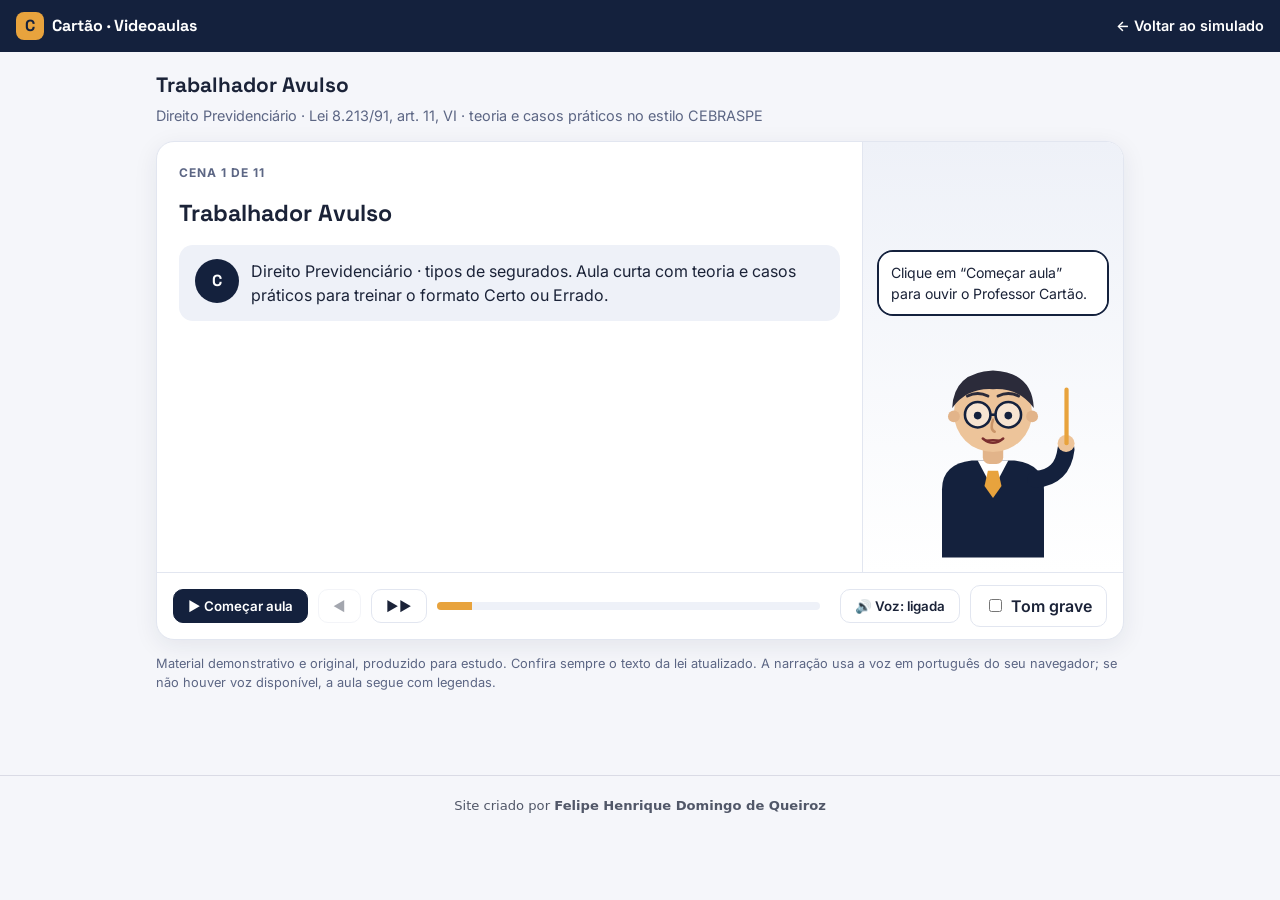
<file: aulas/trabalhador-avulso.html>
<!DOCTYPE html>
<html lang="pt-BR">
<head>
<meta charset="UTF-8">
<meta name="viewport" content="width=device-width, initial-scale=1">
<title>Videoaula: Trabalhador Avulso — Cartão</title>
<link rel="preconnect" href="https://fonts.googleapis.com">
<link href="https://fonts.googleapis.com/css2?family=Space+Grotesk:wght@500;600;700&family=Inter:wght@400;500;600;700&display=swap" rel="stylesheet">
<style>
:root{
  --ink:#14213D; --accent:#E8A33D; --bg:#F5F6FA; --card:#FFFFFF; --text:#1B2338; --muted:#5C6684;
  --line:#E2E6F0; --ok:#1E8E5A; --okbg:#E4F5EC; --bad:#C23B3B; --badbg:#FBE8E8; --soft:#EEF1F8;
}
:root[data-theme="dark"]{
  --bg:#0E1424; --card:#18203A; --text:#E8ECF8; --muted:#9AA5C7; --line:#2A3558; --soft:#212B4A;
  --ok:#4CC38A; --okbg:#173A2B; --bad:#F07878; --badbg:#3E1D22;
}
*{box-sizing:border-box}
body{margin:0;background:var(--bg);color:var(--text);font-family:Inter,system-ui,sans-serif;line-height:1.5}
header.top{background:var(--ink);color:#fff;padding:12px 16px;display:flex;align-items:center;justify-content:space-between;gap:12px}
header.top a{color:#fff;text-decoration:none;font-weight:600;font-size:.9rem}
header.top .brand{font-family:"Space Grotesk",sans-serif;font-weight:700;display:flex;align-items:center;gap:8px}
header.top .brand span{background:var(--accent);color:var(--ink);width:28px;height:28px;border-radius:8px;display:grid;place-items:center}
main{max-width:1000px;margin:0 auto;padding:18px 16px 40px}
h1{font-family:"Space Grotesk",sans-serif;font-size:1.3rem;margin:0 0 4px}
.sub{color:var(--muted);font-size:.9rem;margin:0 0 14px}
.player{background:var(--card);border:1px solid var(--line);border-radius:18px;overflow:hidden;box-shadow:0 6px 24px rgba(20,33,61,.08)}
.stage{display:grid;grid-template-columns:1fr 260px;gap:0;min-height:430px}
.board{padding:22px;display:flex;flex-direction:column;gap:14px;border-right:1px solid var(--line)}
.step{font-size:.75rem;letter-spacing:.08em;text-transform:uppercase;color:var(--muted);font-weight:700}
.title{font-family:"Space Grotesk",sans-serif;font-size:1.45rem;font-weight:700;margin:0}
.tag{display:inline-block;background:var(--accent);color:var(--ink);font-weight:700;font-size:.75rem;padding:3px 10px;border-radius:99px;width:fit-content}
.items{display:grid;gap:10px;margin:0;padding:0;list-style:none}
.items li{background:var(--soft);border-left:4px solid var(--accent);border-radius:10px;padding:10px 14px;opacity:0;transform:translateY(8px);transition:all .4s ease}
.items li.show{opacity:1;transform:none}
.items li b{display:block;font-family:"Space Grotesk",sans-serif}
.items li small{color:var(--muted)}
.case{background:var(--soft);border-radius:14px;padding:14px 16px;display:flex;gap:12px;align-items:flex-start}
.avatar{flex:none;width:44px;height:44px;border-radius:50%;background:var(--ink);color:#fff;display:grid;place-items:center;font-family:"Space Grotesk",sans-serif;font-weight:700}
.case p{margin:0}
.claim{border:2px dashed var(--accent);border-radius:12px;padding:10px 14px;font-weight:600}
.btns{display:flex;gap:10px;flex-wrap:wrap}
.btn{border:2px solid var(--ink);background:var(--card);color:var(--ink);font-weight:700;border-radius:10px;padding:9px 20px;cursor:pointer;font-size:.95rem;font-family:inherit}
:root[data-theme="dark"] .btn{border-color:var(--accent);color:var(--text)}
.btn:hover{background:var(--accent);color:var(--ink);border-color:var(--accent)}
.btn:disabled{opacity:.5;cursor:default}
.feedback{border-radius:12px;padding:10px 14px;font-weight:600;display:none}
.feedback.ok{display:block;background:var(--okbg);color:var(--ok)}
.feedback.bad{display:block;background:var(--badbg);color:var(--bad)}
.feedback small{display:block;font-weight:400;color:var(--text);margin-top:4px}
.teacher{padding:14px;display:flex;flex-direction:column;align-items:center;justify-content:flex-end;background:linear-gradient(180deg,var(--soft),var(--card))}
.bubble{background:var(--card);border:2px solid var(--ink);border-radius:16px;padding:10px 12px;font-size:.88rem;position:relative;margin-bottom:12px;max-height:200px;overflow:auto;width:100%}
:root[data-theme="dark"] .bubble{border-color:var(--accent)}
.bubble::after{content:"";position:absolute;bottom:-10px;left:50%;margin-left:-8px;border:8px solid transparent;border-top-color:var(--ink);border-bottom:0}
:root[data-theme="dark"] .bubble::after{border-top-color:var(--accent)}
svg.prof{width:170px;height:auto}
.mouth-open{transform-box:fill-box;transform-origin:center;transform:scaleY(.15)}
.speaking .mouth-open{animation:talk .28s infinite alternate ease-in-out}
@keyframes talk{to{transform:scaleY(1.5)}}
.eye{transform-box:fill-box;transform-origin:center;animation:blink 4s infinite}
@keyframes blink{0%,94%,100%{transform:scaleY(1)}97%{transform:scaleY(.1)}}
.speaking .prof-body{animation:bob .6s infinite alternate ease-in-out}
@keyframes bob{to{transform:translateY(-3px)}}
.arm{transform-box:fill-box;transform-origin:20% 10%;transition:transform .4s}
.speaking .arm{animation:wave 1.2s infinite alternate ease-in-out}
@keyframes wave{to{transform:rotate(-14deg)}}
.controls{display:flex;align-items:center;gap:10px;padding:12px 16px;border-top:1px solid var(--line);flex-wrap:wrap}
.ctl{border:1px solid var(--line);background:var(--card);color:var(--text);border-radius:10px;padding:8px 14px;cursor:pointer;font-weight:600;font-family:inherit}
.ctl.main{background:var(--ink);color:#fff;border-color:var(--ink)}
:root[data-theme="dark"] .ctl.main{background:var(--accent);color:var(--ink);border-color:var(--accent)}
.ctl:disabled{opacity:.4;cursor:default}
.bar{flex:1;min-width:120px;height:8px;background:var(--soft);border-radius:99px;overflow:hidden}
.bar i{display:block;height:100%;width:0;background:var(--accent);transition:width .4s}
.score{font-weight:700;color:var(--muted);font-size:.85rem}
.note{margin-top:14px;color:var(--muted);font-size:.8rem}
.final-card{text-align:center;padding:10px}
.final-card a{display:inline-block;margin-top:8px;background:var(--ink);color:#fff;text-decoration:none;padding:10px 18px;border-radius:10px;font-weight:700}
@media(max-width:720px){
  .stage{grid-template-columns:1fr}
  .board{border-right:0;border-bottom:1px solid var(--line)}
  .teacher{flex-direction:row;gap:10px;align-items:center;justify-content:flex-start;padding:10px}
  .bubble{margin:0;max-height:140px}
  .bubble::after{display:none}
  svg.prof{width:90px;flex:none}
}
@media(prefers-reduced-motion:reduce){*{animation:none!important;transition:none!important}}
</style>
</head>
<body>
<header class="top">
  <div class="brand"><span>C</span> Cartão · Videoaulas</div>
  <a href="../index.html">← Voltar ao simulado</a>
</header>
<main>
  <h1>Trabalhador Avulso</h1>
  <p class="sub">Direito Previdenciário · Lei 8.213/91, art. 11, VI · teoria e casos práticos no estilo CEBRASPE</p>

  <div class="player" id="player">
    <div class="stage">
      <div class="board" id="board" aria-live="polite"></div>
      <div class="teacher" id="teacher">
        <div class="bubble" id="bubble">Clique em “Começar aula” para ouvir o Professor Cartão.</div>
        <svg class="prof" viewBox="0 0 200 270" role="img" aria-label="Professor Cartão, personagem desenhado">
          <g class="prof-body">
            <path d="M40 270 L40 190 Q40 160 75 156 L125 156 Q160 160 160 190 L160 270 Z" fill="#14213D"/>
            <path d="M82 156 L100 190 L118 156 Z" fill="#fff"/>
            <path d="M94 168 L106 168 L110 186 L100 200 L90 186 Z" fill="#E8A33D"/>
            <rect x="88" y="136" width="24" height="24" rx="8" fill="#E2B48A"/>
            <circle cx="100" cy="100" r="46" fill="#EDC49A"/>
            <path d="M52 94 Q54 52 100 50 Q146 52 148 94 Q130 70 100 72 Q70 70 52 94 Z" fill="#2B2B3A"/>
            <circle cx="54" cy="104" r="7" fill="#E2B48A"/><circle cx="146" cy="104" r="7" fill="#E2B48A"/>
            <circle cx="82" cy="102" r="15" fill="#fff" fill-opacity=".55" stroke="#14213D" stroke-width="3"/>
            <circle cx="118" cy="102" r="15" fill="#fff" fill-opacity=".55" stroke="#14213D" stroke-width="3"/>
            <path d="M97 102 L103 102" stroke="#14213D" stroke-width="3"/>
            <circle class="eye" cx="82" cy="103" r="4.5" fill="#14213D"/>
            <circle class="eye" cx="118" cy="103" r="4.5" fill="#14213D"/>
            <path d="M70 80 Q82 74 94 80" stroke="#2B2B3A" stroke-width="3.5" fill="none" stroke-linecap="round"/>
            <path d="M106 80 Q118 74 130 80" stroke="#2B2B3A" stroke-width="3.5" fill="none" stroke-linecap="round"/>
            <path d="M100 108 Q96 120 102 122" stroke="#C99468" stroke-width="3" fill="none" stroke-linecap="round"/>
            <ellipse class="mouth-open" cx="100" cy="132" rx="11" ry="9" fill="#7A2E2E"/>
            <path d="M88 130 Q100 140 112 130" stroke="#7A2E2E" stroke-width="3" fill="none" stroke-linecap="round"/>
            <g class="arm">
              <path d="M150 178 Q182 176 186 142" stroke="#14213D" stroke-width="20" fill="none" stroke-linecap="round"/>
              <circle cx="186" cy="136" r="10" fill="#EDC49A"/>
              <rect x="184" y="70" width="5" height="68" rx="2.5" fill="#E8A33D"/>
            </g>
          </g>
        </svg>
      </div>
    </div>
    <div class="controls">
      <button class="ctl main" id="btnPlay">▶ Começar aula</button>
      <button class="ctl" id="btnPrev" aria-label="Cena anterior" disabled>◀</button>
      <button class="ctl" id="btnNext" aria-label="Próxima cena">▶▶</button>
      <div class="bar" aria-hidden="true"><i id="bar"></i></div>
      <span class="score" id="score"></span>
      <button class="ctl" id="btnVoice" aria-pressed="true">🔊 Voz: ligada</button>
      <select class="ctl" id="selVoice" aria-label="Escolher voz"></select>
      <label class="ctl" style="display:flex;align-items:center;gap:6px"><input type="checkbox" id="chkGrave"> Tom grave</label>
    </div>
  </div>
  <p class="note">Material demonstrativo e original, produzido para estudo. Confira sempre o texto da lei atualizado. A narração usa a voz em português do seu navegador; se não houver voz disponível, a aula segue com legendas.</p>
</main>

<script>
(function(){
  try{
    var t=localStorage.getItem("cartao_tema");
    if(t==="dark"||(!t&&window.matchMedia&&matchMedia("(prefers-color-scheme: dark)").matches)) document.documentElement.setAttribute("data-theme","dark");
  }catch(e){}

  var CENAS=[
    {"tipo": "abertura", "titulo": "Trabalhador Avulso", "fala":"E aí, pessoal! Eu sou o Professor Cartão, e hoje a missão é o trabalhador avulso, uma categoria pequena, mas que as bancas adoram cobrar! Primeiro, a lei. Depois, casos práticos de certo ou errado. Bora lá!"},
    {"tipo": "lista", "titulo": "O que a lei diz", "tag": "Lei 8.213/91, art. 11, VI · Decreto 3.048/99, art. 9º, VI", "fala":"Atenção! Trabalhador avulso é quem presta serviço de natureza urbana ou rural a diversas empresas, sem vínculo empregatício, com a intermediação obrigatória do órgão gestor de mão de obra, o OGMO, nos portos, ou do sindicato da categoria. E repare: ele pode ser sindicalizado ou não!", "itens": [["Diversas empresas", "Presta serviço a vários tomadores, e não a um só."], ["Sem vínculo empregatício", "Não é empregado de nenhum tomador, nem do OGMO."], ["Intermediação obrigatória", "Do OGMO (portos) ou do sindicato da categoria."], ["Sindicalizado ou não", "A filiação ao sindicato não é requisito."]]},
    {"tipo": "lista", "titulo": "Exemplos de trabalhador avulso", "tag": "Decreto 3.048/99, art. 9º, VI", "fala":"Vamos aos exemplos do regulamento! O trabalhador portuário de capatazia, estiva, conferência e conserto de carga e vigilância de embarcação; o amarrador de embarcação; o guindasteiro; o trabalhador em alvarenga; o ensacador de café, cacau, sal e similares; o trabalhador na indústria de extração de sal; e o carregador de bagagem em porto!", "itens": [["Atividade portuária", "Capatazia, estiva, conferência e conserto de carga, vigilância de embarcação."], ["Embarcações e equipamentos", "Amarrador, guindasteiro, trabalhador em alvarenga."], ["Ensacadores", "Café, cacau, sal e similares."], ["Outros", "Extração de sal; carregador de bagagem em porto."]]},
    {"tipo": "lista", "titulo": "Quem NÃO é avulso", "tag": "As pegadinhas", "fala":"Cuidado com as pegadinhas! Quem trabalha no porto com contrato por prazo indeterminado e carteira assinada é empregado, e não avulso. Quem presta serviço direto a vários clientes, sem intermediação do OGMO ou do sindicato, é contribuinte individual. E o OGMO não é empregador do avulso: ele só organiza a escalação e faz os pagamentos e recolhimentos!", "itens": [["Portuário com carteira", "Vínculo por prazo indeterminado: segurado empregado."], ["Sem intermediação", "Chamado direto pelos clientes: contribuinte individual."], ["O OGMO", "Não é empregador do avulso."]]},
    {"tipo": "caso", "titulo": "Caso 1 · Estivador escalado pelo OGMO", "nome": "Wellington", "fala":"Primeiro desafio! Wellington, sindicalizado, é escalado pelo órgão gestor de mão de obra para estivar navios em porto organizado. Trabalha em dias diferentes para vários operadores portuários, sem vínculo empregatício.", "historia": "Wellington, sindicalizado, é escalado pelo órgão gestor de mão de obra para estivar navios em porto organizado. Trabalha em dias diferentes para vários operadores portuários, sem vínculo empregatício.", "afirm": "Wellington é trabalhador avulso.", "gab": "C", "expl": "Correto. Avulso é quem presta serviço a diversas empresas, sem vínculo empregatício, com intermediação do OGMO ou do sindicato. A estiva é atividade típica de avulso."},
    {"tipo": "caso", "titulo": "Caso 2 · Conferente com carteira", "nome": "Cíntia", "fala":"Segundo desafio! Cíntia foi contratada por um operador portuário, por prazo indeterminado, como conferente de carga, com carteira assinada e vínculo de emprego.", "historia": "Cíntia foi contratada por um operador portuário, por prazo indeterminado, como conferente de carga, com CTPS assinada e vínculo de emprego.", "afirm": "Cíntia é trabalhadora avulsa, porque exerce atividade portuária típica.", "gab": "E", "expl": "Errado. O avulso não tem vínculo empregatício. A natureza da atividade portuária não basta: com vínculo por prazo indeterminado, Cíntia é segurada empregada."},
    {"tipo": "caso", "titulo": "Caso 3 · Conferente não sindicalizado", "nome": "Roberto", "fala":"Terceiro desafio! Roberto, conferente de carga em porto, não é filiado a sindicato, mas é escalado pelo órgão gestor de mão de obra e atende vários operadores, sem vínculo empregatício.", "historia": "Roberto, conferente de carga em porto, não é filiado a sindicato, mas é escalado pelo órgão gestor de mão de obra e atende diversos operadores sem vínculo empregatício.", "afirm": "Roberto não pode ser considerado trabalhador avulso, porque não é sindicalizado.", "gab": "E", "expl": "Errado. O avulso pode ser sindicalizado ou não. O que o caracteriza é a prestação a diversas empresas, sem vínculo empregatício, com a intermediação obrigatória do órgão gestor ou do sindicato."},
    {"tipo": "caso", "titulo": "Caso 4 · Armazém fora do porto", "nome": "Pedro", "fala":"Último desafio! Pedro carrega e descarrega mercadorias em um armazém não portuário, escalado pelo sindicato da sua categoria, e presta serviço, em dias diferentes, a várias empresas, sem vínculo de emprego.", "historia": "Pedro carrega e descarrega mercadorias em um armazém não portuário, escalado pelo sindicato da sua categoria, e presta serviço, em dias diferentes, a várias empresas, sem vínculo de emprego.", "afirm": "Pedro pode ser enquadrado como trabalhador avulso, ainda que não atue em atividade portuária.", "gab": "C", "expl": "Correto. A categoria não se limita ao porto. Abrange serviços urbanos ou rurais, por intermédio do sindicato da categoria, como a movimentação de mercadorias em geral."},
    {"tipo": "lista", "titulo": "Contribuição e benefícios", "tag": "Lei 8.212/91, arts. 22 e 30 · Lei 8.213/91", "fala":"Agora, contribuição e benefícios! O OGMO, ou o sindicato nas atividades fora do porto, desconta a contribuição do avulso e a recolhe. O avulso não paga carnê por conta própria. A empresa que usa o avulso paga vinte por cento sobre a remuneração. No auxílio-doença, o INSS paga desde o início da incapacidade. A avulsa gestante recebe o salário-maternidade direto do INSS. E o avulso tem direito a salário-família e auxílio-acidente!", "itens": [["Quem recolhe a contribuição do avulso", "OGMO (portos) ou sindicato: desconta e recolhe. O avulso não paga carnê."], ["Contribuição da empresa", "20% sobre as remunerações pagas ou creditadas aos avulsos."], ["Auxílio-doença", "INSS paga desde o início da incapacidade."], ["Salário-maternidade", "Pago diretamente pelo INSS."], ["Salário-família e auxílio-acidente", "O avulso tem direito a ambos."]]},
    {"tipo": "lista", "titulo": "Macetes para a prova", "tag": "Resumo", "fala":"Macetes de campeão! Um: avulso exige intermediação do OGMO ou do sindicato. Sem ela, é contribuinte individual. Dois: avulso não tem vínculo. Com carteira por prazo indeterminado, é empregado. Três: sindicalização não é requisito. Quatro: quem recolhe é o OGMO ou o sindicato, e o benefício vem direto do INSS. Decorou? Então vai pra cima!", "itens": [["Intermediação", "Sem OGMO ou sindicato: contribuinte individual."], ["Vínculo", "Com carteira por prazo indeterminado: empregado."], ["Sindicalização", "Não é requisito."], ["Recolhimento", "OGMO ou sindicato recolhe; benefícios vêm direto do INSS."]]},
    {"tipo": "fim", "titulo": "Aula concluída", "fala":"Missão cumprida! Agora é com você: vá ao simulado e resolva as questões de trabalhador avulso, na disciplina Direito Previdenciário. Bons estudos, e até a próxima aula!"}
  ];

  var board=document.getElementById("board"), bubble=document.getElementById("bubble"), teacher=document.getElementById("teacher"),
      btnPlay=document.getElementById("btnPlay"), btnPrev=document.getElementById("btnPrev"), btnNext=document.getElementById("btnNext"),
      btnVoice=document.getElementById("btnVoice"), bar=document.getElementById("bar"), scoreEl=document.getElementById("score");
  var i=0, auto=false, voice=("speechSynthesis" in window), token=0, timer=null, acertos=0, respondidas=0, started=false, ptVoice=null;
  var respondida={}; // cena -> true

  var selVoice=document.getElementById("selVoice"), chkGrave=document.getElementById("chkGrave");
  var MASC=/(daniel|felipe|ant[oô]nio|ricardo|jorge|fernando|lucas|male|masculin|google portugu[eê]s do brasil.*male)/i;
  var FEM=/(francisca|luciana|maria|helena|vit[oó]ria|camila|female|feminin|google portugu[eê]s do brasil)/i;
  function pickVoice(){
    if(!voice) return;
    var vs=(speechSynthesis.getVoices()||[]).filter(function(v){return /^pt/i.test(v.lang);});
    vs.sort(function(a,b){return (/^pt(-|_)BR/i.test(b.lang)?1:0)-(/^pt(-|_)BR/i.test(a.lang)?1:0);});
    var saved=null; try{saved=localStorage.getItem("cartao_voz_aula");}catch(e){}
    selVoice.innerHTML=vs.map(function(v){return '<option value="'+esc(v.name)+'">'+esc(v.name)+' ('+esc(v.lang)+')</option>';}).join("");
    if(!vs.length){ selVoice.style.display="none"; ptVoice=null; return; }
    var chosen=vs.filter(function(v){return v.name===saved;})[0]||vs.filter(function(v){return MASC.test(v.name);})[0]||vs[0];
    ptVoice=chosen; selVoice.value=chosen.name; selVoice.style.display="";
  }
  selVoice.addEventListener("change",function(){
    var vs=speechSynthesis.getVoices()||[];
    ptVoice=vs.filter(function(v){return v.name===selVoice.value;})[0]||null;
    try{localStorage.setItem("cartao_voz_aula",selVoice.value);}catch(e){}
    if(started) falar("Esta é a voz escolhida para a aula.", null);
  });
  chkGrave.addEventListener("change",function(){ if(started) falar("Este é o tom da voz para a aula.", null); });
  if(voice){ pickVoice(); try{speechSynthesis.onvoiceschanged=pickVoice;}catch(e){} } else { selVoice.style.display="none"; chkGrave.parentNode.style.display="none"; }

  function falar(texto, depois){
    var my=++token;
    clearTimeout(timer);
    try{ if(voice) speechSynthesis.cancel(); }catch(e){}
    bubble.textContent=texto;
    var fim=function(){ if(my!==token) return; teacher.classList.remove("speaking"); if(depois) depois(); };
    teacher.classList.add("speaking");
    if(voice && btnVoice.getAttribute("aria-pressed")==="true" && started){
      try{
        var u=new SpeechSynthesisUtterance(texto);
        u.lang="pt-BR"; if(ptVoice) u.voice=ptVoice; u.rate=1; u.pitch=chkGrave.checked?0.7:1;
        u.onend=fim; u.onerror=fim;
        speechSynthesis.speak(u);
        return;
      }catch(e){}
    }
    timer=setTimeout(fim, Math.max(2500, texto.length*62));
  }
  function parar(){ token++; clearTimeout(timer); try{ if(voice) speechSynthesis.cancel(); }catch(e){} teacher.classList.remove("speaking"); }

  function esc(s){var d=document.createElement("div");d.textContent=s;return d.innerHTML;}

  function render(){
    var c=CENAS[i];
    bar.style.width=((i+1)/CENAS.length*100)+"%";
    btnPrev.disabled=(i===0);
    btnNext.disabled=(i===CENAS.length-1);
    var h='<div class="step">Cena '+(i+1)+' de '+CENAS.length+'</div><h2 class="title">'+esc(c.titulo)+'</h2>';
    if(c.tag) h+='<span class="tag">'+esc(c.tag)+'</span>';
    if(c.tipo==="lista"){
      h+='<ul class="items">'+c.itens.map(function(it){return '<li><b>'+esc(it[0])+'</b><small>'+esc(it[1])+'</small></li>';}).join("")+'</ul>';
    } else if(c.tipo==="caso"){
      h+='<div class="case"><div class="avatar">'+esc(c.nome.charAt(0))+'</div><p>'+esc(c.historia)+'</p></div>';
      h+='<div class="claim" id="claim" style="display:none">Nessa situação, '+esc(c.afirm)+'</div>';
      h+='<div class="btns" id="btns" style="display:none"><button class="btn" data-r="C">Certo</button><button class="btn" data-r="E">Errado</button></div>';
      h+='<div class="feedback" id="fb"></div>';
    } else if(c.tipo==="abertura"){
      h+='<div class="case"><div class="avatar">C</div><p>Direito Previdenciário · tipos de segurados. Aula curta com teoria e casos práticos para treinar o formato Certo ou Errado.</p></div>';
    } else if(c.tipo==="fim"){
      h+='<div class="final-card"><p><b>Seu desempenho nos casos:</b> <span id="fin">'+acertos+' de '+respondidas+'</span></p><a href="../index.html">Ir para o simulado</a></div>';
    }
    board.innerHTML=h;
    atualizaScore();
    if(c.tipo==="lista"){
      var lis=board.querySelectorAll(".items li");
      var n=lis.length, passo=Math.max(900, (c.fala.length*62)/(n+1));
      Array.prototype.forEach.call(lis,function(li,k){ setTimeout(function(){li.classList.add("show");}, 400+k*passo*0.8); });
      if(!started) Array.prototype.forEach.call(lis,function(li){li.classList.add("show");});
    }
    if(c.tipo==="caso"){
      var show=function(){
        var cl=document.getElementById("claim"), bt=document.getElementById("btns");
        if(cl) cl.style.display="block"; if(bt) bt.style.display="flex";
        if(!respondida[i]) falar("Agora é com você! Julgue o item: Nessa situação, "+c.afirm+" Certo ou errado?", null);
      };
      var bt0=board.querySelector("#btns");
      bt0.addEventListener("click",function(ev){
        var b=ev.target.closest("button[data-r]"); if(!b||respondida[i]) return;
        responder(b.getAttribute("data-r"));
      });
      if(respondida[i]){ document.getElementById("claim").style.display="block"; bt0.style.display="flex"; mostraFeedback(respondida[i]); }
      else { pendente=show; }
    }
    if(c.tipo==="fim") { var f=document.getElementById("fin"); if(f) f.textContent=acertos+" de "+respondidas; }
    if(!started){
      if(c.tipo==="caso"){ var p0=pendente; pendente=null; if(p0){ var cl=document.getElementById("claim"), bt=document.getElementById("btns"); if(cl) cl.style.display="block"; if(bt) bt.style.display="flex"; } }
      return;
    }
    // narração
    if(!(c.tipo==="caso" && respondida[i])){
      falar(c.fala, function(){
        if(c.tipo==="caso"){ if(pendente){var p=pendente;pendente=null;p();} return; }
        if(auto && i<CENAS.length-1){ setTimeout(function(){ ir(i+1); }, 700); }
      });
    } else { bubble.textContent=c.expl; }
  }
  var pendente=null;

  function atualizaScore(){ scoreEl.textContent = respondidas? ("Acertos: "+acertos+"/"+respondidas):""; }

  function responder(r){
    var c=CENAS[i]; respondida[i]=r; respondidas++; if(r===c.gab) acertos++;
    atualizaScore(); parar(); mostraFeedback(r);
    falar((r===c.gab?"Mandou bem! ":"Quase! Vamos entender. ")+c.expl, function(){
      if(auto && i<CENAS.length-1){ setTimeout(function(){ ir(i+1); }, 700); }
    });
  }
  function mostraFeedback(r){
    var c=CENAS[i], fb=document.getElementById("fb"), ok=(r===c.gab);
    fb.className="feedback "+(ok?"ok":"bad");
    fb.innerHTML=(ok?"Você acertou! ":"Você errou. ")+"Gabarito: "+(c.gab==="C"?"Certo":"Errado")+"<small>"+esc(c.expl)+"</small>";
    var bs=board.querySelectorAll("#btns .btn"); Array.prototype.forEach.call(bs,function(b){b.disabled=true;});
  }

  function ir(n){ if(n<0||n>=CENAS.length) return; parar(); pendente=null; i=n; render(); }

  btnPlay.addEventListener("click",function(){
    if(!started){ started=true; auto=true; btnPlay.textContent="⏸ Pausar"; render(); return; }
    if(auto){ auto=false; parar(); btnPlay.textContent="▶ Continuar"; }
    else { auto=true; btnPlay.textContent="⏸ Pausar"; render(); }
  });
  btnPrev.addEventListener("click",function(){ ir(i-1); });
  btnNext.addEventListener("click",function(){ ir(i+1); });
  btnVoice.addEventListener("click",function(){
    var on=btnVoice.getAttribute("aria-pressed")!=="true";
    btnVoice.setAttribute("aria-pressed",on?"true":"false");
    btnVoice.textContent=on?"🔊 Voz: ligada":"🔇 Voz: desligada";
    if(!on) parar();
  });
  if(!voice){ btnVoice.disabled=true; btnVoice.textContent="Voz indisponível"; btnVoice.setAttribute("aria-pressed","false"); }

  render();
})();
</script>
<style>.site-credit{text-align:center;padding:22px 16px 30px;font:400 .82rem system-ui,sans-serif;opacity:.75;margin-top:30px;border-top:1px solid rgba(128,128,160,.3)}.site-credit b{font-weight:700}</style><footer class="site-credit">Site criado por <b>Felipe Henrique Domingo de Queiroz</b></footer>
</body>
</html>
</file>
<file: css/style.css>
/* ============================================================================
   CARTÃO — SIMULADOS PARA CONCURSOS — style.css
   ============================================================================ */

/* ==========================================================================
   CARTÃO — SIMULADOS PARA CONCURSOS
   Design tokens
   ========================================================================== */
:root{
  /* Paleta — tema claro */
  --ink:            #14213D;   /* navy profundo — headers, texto de destaque */
  --ink-2:          #1E2E52;   /* navy secundário — painéis, hover */
  --ink-3:          #2C3E6B;
  --paper:          #F3F5F9;   /* fundo geral (frio, não creme) */
  --card:           #FFFFFF;
  --card-border:    #E2E6F0;
  --accent:         #E8A33D;   /* âmbar — cor de marca-texto, elemento assinatura */
  --accent-ink:     #7A4E00;
  --accent-soft:    #FBEBD1;
  --success:        #1F9D55;
  --success-soft:   #E4F6EB;
  --danger:         #D64545;
  --danger-soft:    #FCEBEB;
  --muted:          #667085;
  --muted-2:        #98A2B3;
  --text:           #1B2233;
  --focus:          #2C6ECB;

  --radius-sm:      8px;
  --radius-md:      14px;
  --radius-lg:      20px;
  --shadow-sm:      0 1px 2px rgba(20,33,61,0.06), 0 1px 1px rgba(20,33,61,0.04);
  --shadow-md:      0 8px 24px rgba(20,33,61,0.10);
  --shadow-lg:      0 20px 48px rgba(20,33,61,0.16);

  --font-display:   'Space Grotesk', 'Segoe UI', sans-serif;
  --font-body:      'Inter', 'Segoe UI', sans-serif;
  --font-mono:      'JetBrains Mono', 'Consolas', monospace;
}

html[data-theme="dark"]{
  --ink:            #E7E9F4;
  --ink-2:          #C7CCE0;
  --ink-3:          #A9B0CC;
  --paper:          #0E1220;
  --card:           #161B2C;
  --card-border:    #262E47;
  --accent:         #F0B255;
  --accent-ink:     #FFE3B0;
  --accent-soft:    #2C2314;
  --success:        #3FC17B;
  --success-soft:   #123322;
  --danger:         #F17575;
  --danger-soft:    #3A1919;
  --muted:          #8B93AD;
  --muted-2:        #626A85;
  --text:           #E7E9F4;
  --focus:          #6FA6F5;
  --shadow-sm:      0 1px 2px rgba(0,0,0,0.35);
  --shadow-md:      0 8px 24px rgba(0,0,0,0.45);
  --shadow-lg:      0 20px 48px rgba(0,0,0,0.55);
}

*,*::before,*::after{ box-sizing:border-box; }
html,body{ height:100%; }
body{
  margin:0;
  background:var(--paper);
  color:var(--text);
  font-family:var(--font-body);
  font-size:15px;
  line-height:1.55;
  -webkit-font-smoothing:antialiased;
  transition:background .25s ease, color .25s ease;
}
h1,h2,h3,h4{ font-family:var(--font-display); color:var(--ink); margin:0 0 .4em; letter-spacing:-0.01em; }
p{ margin:0 0 .8em; }
button{ font-family:inherit; }
a{ color:inherit; }
:focus-visible{ outline:3px solid var(--focus); outline-offset:2px; border-radius:4px; }
::selection{ background:var(--accent-soft); color:var(--accent-ink); }

.mono{ font-family:var(--font-mono); font-variant-numeric:tabular-nums; }

/* ==========================================================================
   LAYOUT GERAL
   ========================================================================== */
.app-shell{ min-height:100vh; display:flex; flex-direction:column; }

.topbar{
  position:sticky; top:0; z-index:40;
  display:flex; align-items:center; justify-content:space-between;
  gap:16px; padding:14px 28px;
  background:var(--ink); color:#fff;
  box-shadow:var(--shadow-md);
}
.brand{ display:flex; align-items:center; gap:10px; font-family:var(--font-display); font-weight:700; font-size:1.15rem; }
.brand-mark{
  width:34px; height:34px; border-radius:9px;
  background:var(--accent); color:var(--ink);
  display:flex; align-items:center; justify-content:center;
  font-family:var(--font-mono); font-weight:700; font-size:1rem;
  box-shadow: inset 0 0 0 2px rgba(20,33,61,.15);
}
.brand small{ display:block; font-family:var(--font-body); font-weight:400; font-size:.68rem; color:#B9C2E0; letter-spacing:.04em; text-transform:uppercase; }

.nav-tabs{ display:flex; gap:4px; background:rgba(255,255,255,.08); padding:4px; border-radius:12px; }
.nav-tabs button{
  border:none; background:transparent; color:#C7CFEA;
  padding:8px 14px; border-radius:9px; font-size:.86rem; font-weight:600; cursor:pointer;
  transition:background .15s ease, color .15s ease;
}
.nav-tabs button:hover{ color:#fff; }
.nav-tabs button.active{ background:#fff; color:var(--ink); }

.topbar-actions{ display:flex; align-items:center; gap:10px; }
.theme-toggle{
  border:1px solid rgba(255,255,255,.25); background:rgba(255,255,255,.06); color:#fff;
  width:38px;height:38px;border-radius:10px; cursor:pointer; font-size:1.05rem;
  display:flex; align-items:center; justify-content:center;
}
.theme-toggle:hover{ background:rgba(255,255,255,.16); }

.menu-toggle{ display:flex; align-items:center; justify-content:center; border:1px solid rgba(255,255,255,.25); background:rgba(255,255,255,.06); color:#fff; width:38px; height:38px; border-radius:10px; cursor:pointer; font-size:1.1rem; }
.menu-dd{ position:relative; }
.menu-dd-panel{
  position:absolute; top:calc(100% + 8px); right:0; z-index:60; min-width:190px;
  background:var(--card); border:1px solid var(--card-border); border-radius:12px; box-shadow:var(--shadow-md);
  padding:6px; display:flex; flex-direction:column; gap:2px;
}
.menu-dd-panel button{
  display:block; width:100%; text-align:left; border:none; background:none; color:var(--text);
  padding:10px 12px; border-radius:8px; font-size:.9rem; font-weight:600; cursor:pointer;
}
.menu-dd-panel button:hover{ background:var(--paper); }

main.view-wrap{ flex:1; width:100%; max-width:1180px; margin:0 auto; padding:28px 24px 80px; }

.hidden{ display:none !important; }

/* ==========================================================================
   CARDS / COMPONENTES GERAIS
   ========================================================================== */
.card{
  background:var(--card); border:1px solid var(--card-border); border-radius:var(--radius-lg);
  box-shadow:var(--shadow-sm); padding:22px;
}
.card + .card{ margin-top:18px; }

.grid{ display:grid; gap:18px; }
.grid.cols-4{ grid-template-columns:repeat(4,1fr); }
.grid.cols-3{ grid-template-columns:repeat(3,1fr); }
.grid.cols-2{ grid-template-columns:repeat(2,1fr); }

.stat-card{ position:relative; overflow:hidden; }
.stat-card .stat-value{ font-family:var(--font-mono); font-size:2rem; font-weight:700; color:var(--ink); }
.stat-card .stat-label{ color:var(--muted); font-size:.82rem; font-weight:600; text-transform:uppercase; letter-spacing:.04em; }
.stat-card .stat-icon{ position:absolute; right:14px; top:14px; font-size:1.4rem; opacity:.5; }

.section-title{ display:flex; align-items:baseline; justify-content:space-between; gap:12px; margin-bottom:14px; }
.section-title h2{ font-size:1.2rem; margin:0; }
.section-title .hint{ color:var(--muted); font-size:.85rem; }

.btn{
  display:inline-flex; align-items:center; justify-content:center; gap:8px;
  border-radius:11px; border:1px solid transparent; padding:11px 18px;
  font-weight:600; font-size:.92rem; cursor:pointer; transition:transform .1s ease, box-shadow .15s ease, background .15s ease;
}
.btn:active{ transform:translateY(1px); }
.btn-primary{ background:var(--ink); color:#fff; }
.btn-primary:hover{ background:var(--ink-2); }
.btn-accent{ background:var(--accent); color:#241800; }
.btn-accent:hover{ box-shadow:0 6px 18px rgba(232,163,61,.4); }
.btn-ghost{ background:transparent; color:var(--ink); border-color:var(--card-border); }
.btn-ghost:hover{ background:var(--paper); }
.btn-danger-ghost{ background:transparent; color:var(--danger); border-color:var(--danger-soft); }
.btn-danger-ghost:hover{ background:var(--danger-soft); }
.btn:disabled{ opacity:.45; cursor:not-allowed; }
.btn-sm{ padding:7px 12px; font-size:.8rem; border-radius:9px; }
.btn-block{ width:100%; }

.badge{ display:inline-flex; align-items:center; gap:5px; font-size:.72rem; font-weight:700; padding:3px 9px; border-radius:100px; text-transform:uppercase; letter-spacing:.03em; }
.badge-muted{ background:var(--paper); color:var(--muted); border:1px solid var(--card-border); }
.badge-accent{ background:var(--accent-soft); color:var(--accent-ink); }
.badge-success{ background:var(--success-soft); color:var(--success); }
.badge-danger{ background:var(--danger-soft); color:var(--danger); }

/* ==========================================================================
   TELA INICIAL / CONFIGURAÇÃO
   ========================================================================== */
.hero{
  background:linear-gradient(135deg, var(--ink) 0%, var(--ink-2) 100%);
  border-radius:var(--radius-lg); color:#fff; padding:34px 30px; margin-bottom:22px;
  display:flex; align-items:center; justify-content:space-between; gap:24px; flex-wrap:wrap;
  position:relative; overflow:hidden;
}
.hero::after{
  content:""; position:absolute; right:-60px; top:-60px; width:240px; height:240px; border-radius:50%;
  background:radial-gradient(circle, rgba(232,163,61,.35), transparent 70%);
}
.hero h1{ color:#fff; font-size:1.7rem; margin-bottom:6px; }
.hero p{ color:#C7CFEA; margin:0; max-width:480px; }
.hero-cta{ display:flex; gap:10px; position:relative; z-index:1; }

.filters-form{ display:grid; grid-template-columns:repeat(3,1fr); gap:16px 20px; }
.field{ display:flex; flex-direction:column; gap:6px; }
.field label{ font-size:.8rem; font-weight:700; color:var(--ink-2); text-transform:uppercase; letter-spacing:.03em; }
.field select, .field input[type="number"]{
  padding:10px 12px; border-radius:10px; border:1px solid var(--card-border); background:var(--card); color:var(--text);
  font-size:.92rem; font-family:var(--font-body);
}
.field select[multiple]{ min-height:112px; }
.field .field-hint{ font-size:.74rem; color:var(--muted); }

/* dropdown de múltipla seleção (compacto, economiza espaço vs. select múltiplo) */
.dropdown-ms{ position:relative; }
.dropdown-ms .dd-toggle{
  width:100%; text-align:left; padding:10px 12px; border-radius:10px; border:1px solid var(--card-border);
  background:var(--card); color:var(--text); font-size:.88rem; cursor:pointer;
  display:flex; justify-content:space-between; align-items:center; gap:8px;
}
.dropdown-ms .dd-toggle:hover{ border-color:var(--accent); }
.dropdown-ms .dd-toggle .dd-arrow{ color:var(--muted); font-size:.7rem; transition:transform .15s ease; }
.dropdown-ms.open .dd-toggle .dd-arrow{ transform:rotate(180deg); }
.dropdown-ms .dd-panel{
  position:absolute; top:calc(100% + 6px); left:0; right:0; z-index:35;
  background:var(--card); border:1px solid var(--card-border); border-radius:12px; box-shadow:var(--shadow-md);
  padding:10px; max-height:230px; overflow-y:auto;
}
.dropdown-ms .dd-option{ display:flex; align-items:center; gap:8px; padding:7px 8px; border-radius:8px; font-size:.86rem; cursor:pointer; }
.dropdown-ms .dd-option:hover{ background:var(--paper); }
.dropdown-ms .dd-option input{ accent-color:var(--ink); }
.dropdown-ms .dd-actions{ display:flex; justify-content:space-between; margin-top:6px; padding-top:8px; border-top:1px solid var(--card-border); }
.dropdown-ms .dd-actions button{ background:none; border:none; color:var(--focus); font-size:.78rem; cursor:pointer; font-weight:600; padding:2px 4px; }
.dropdown-ms .dd-actions button:hover{ text-decoration:underline; }

.chip-group{ display:flex; flex-wrap:wrap; gap:8px; }
.chip{
  border:1px solid var(--card-border); background:var(--card); color:var(--text);
  padding:8px 14px; border-radius:100px; font-size:.85rem; font-weight:600; cursor:pointer;
  transition:all .12s ease;
}
.chip:hover{ border-color:var(--accent); }
.chip.active{ background:var(--ink); border-color:var(--ink); color:#fff; }
.chip.active.mode-accent{ background:var(--accent); border-color:var(--accent); color:#241800; }

.form-footer{ display:flex; align-items:center; justify-content:space-between; margin-top:20px; gap:12px; flex-wrap:wrap; }
.result-count{ font-size:.86rem; color:var(--muted); }
.result-count strong{ color:var(--ink); font-family:var(--font-mono); }

/* ==========================================================================
   TELA DO SIMULADO
   ========================================================================== */
.exam-topbar{
  display:flex; align-items:center; justify-content:space-between; gap:16px; flex-wrap:wrap;
  background:var(--card); border:1px solid var(--card-border); border-radius:var(--radius-md);
  padding:14px 18px; margin-bottom:18px;
}
.exam-meta h3{ margin:0 0 2px; font-size:1rem; }
.exam-meta .breadcrumb{ color:var(--muted); font-size:.82rem; }
.exam-meta .breadcrumb b{ color:var(--ink-2); }

.timer-chip{
  display:flex; align-items:center; gap:10px;
  background:var(--ink); color:var(--accent); border-radius:11px; padding:9px 14px;
}
.timer-chip .timer-display{ font-family:var(--font-mono); font-size:1.15rem; font-weight:700; letter-spacing:.03em; }
.timer-chip button{ border:1px solid rgba(255,255,255,.25); background:rgba(255,255,255,.08); color:#fff; width:28px; height:28px; border-radius:7px; cursor:pointer; font-size:.8rem; }
.timer-chip button:hover{ background:rgba(255,255,255,.2); }

.exam-layout{ display:grid; grid-template-columns:1fr 300px; gap:20px; align-items:start; }

.question-card .q-head{ display:flex; flex-wrap:wrap; gap:8px; margin-bottom:14px; align-items:center; }
.q-progress{ height:6px; background:var(--paper); border-radius:100px; overflow:hidden; margin-bottom:16px; }
.q-progress > div{ height:100%; background:var(--accent); border-radius:100px; transition:width .3s ease; }

.q-enunciado{ font-size:1.02rem; color:var(--text); margin-bottom:18px; white-space:pre-line; }
.demo-flag{ font-size:.72rem; color:var(--muted); border:1px dashed var(--muted-2); padding:6px 10px; border-radius:8px; margin-bottom:14px; display:inline-block; }

.alt-list{ display:flex; flex-direction:column; gap:10px; margin-bottom:18px; }
.alt-item{
  display:flex; align-items:flex-start; gap:12px; border:1.5px solid var(--card-border); border-radius:12px;
  padding:13px 14px; cursor:pointer; transition:all .12s ease; background:var(--card);
}
.alt-item:hover{ border-color:var(--accent); background:var(--accent-soft); }
.alt-letter{
  flex:none; width:28px; height:28px; border-radius:50%; border:1.5px solid var(--card-border);
  display:flex; align-items:center; justify-content:center; font-family:var(--font-mono); font-weight:700; font-size:.82rem; color:var(--muted);
  background:var(--paper);
}
.alt-item.selected{ border-color:var(--ink); background:var(--paper); }
.alt-item.selected .alt-letter{ background:var(--ink); color:#fff; border-color:var(--ink); }
.alt-item.correct{ border-color:var(--success); background:var(--success-soft); }
.alt-item.correct .alt-letter{ background:var(--success); color:#fff; border-color:var(--success); }
.alt-item.wrong{ border-color:var(--danger); background:var(--danger-soft); }
.alt-item.wrong .alt-letter{ background:var(--danger); color:#fff; border-color:var(--danger); }
.alt-item.disabled{ cursor:default; }
.alt-text{ padding-top:3px; flex:1; }
.alt-cut{ flex:none; margin-left:auto; width:30px; height:30px; border-radius:8px; border:1.5px solid var(--card-border); background:var(--paper); color:var(--muted); cursor:pointer; font-size:.95rem; line-height:1; }
.alt-cut:hover{ border-color:var(--danger); color:var(--danger); }
.alt-cut[aria-pressed="true"]{ background:var(--danger-soft); color:var(--danger); border-color:var(--danger); }
.alt-item.cortada .alt-text{ text-decoration:line-through; opacity:.45; }
.alt-item.cortada:not(.selected):not(.correct):not(.wrong){ background:var(--paper); }

.feedback-banner{ display:flex; align-items:center; gap:10px; padding:13px 16px; border-radius:12px; font-weight:700; margin-bottom:14px; animation:pop .25s ease; }
.feedback-banner.ok{ background:var(--success-soft); color:var(--success); }
.feedback-banner.bad{ background:var(--danger-soft); color:var(--danger); }
@keyframes pop{ from{ transform:scale(.96); opacity:0;} to{ transform:scale(1); opacity:1;} }

.gabarito-box{ border:1px solid var(--card-border); border-radius:14px; padding:16px 18px; margin-top:6px; background:var(--paper); }
.gabarito-box h4{ font-size:.95rem; margin-bottom:8px; }
.gabarito-box .g-answer{ font-family:var(--font-mono); font-weight:700; color:var(--ink); }
.gabarito-box .g-block{ margin-top:12px; }
.gabarito-box .g-block h5{ margin:0 0 4px; font-size:.8rem; text-transform:uppercase; letter-spacing:.03em; color:var(--muted); }
.gabarito-box .alt-comment{ font-size:.86rem; margin-bottom:6px; padding-left:10px; border-left:2px solid var(--card-border); }
.gabarito-box .alt-comment b{ color:var(--ink-2); }

.q-actions{ display:flex; flex-wrap:wrap; gap:10px; justify-content:space-between; align-items:center; margin-top:18px; }
.q-actions .left-actions, .q-actions .right-actions{ display:flex; gap:8px; flex-wrap:wrap; }

/* painel lateral de questões (cartão-resposta) */
.omr-panel{ position:sticky; top:90px; }
.omr-panel h4{ font-size:.85rem; text-transform:uppercase; letter-spacing:.04em; color:var(--muted); margin-bottom:10px; }
.omr-grid{ display:grid; grid-template-columns:repeat(5,1fr); gap:8px; }
.omr-bubble{
  aspect-ratio:1; border-radius:50%; border:2px solid var(--card-border); background:var(--card);
  display:flex; align-items:center; justify-content:center; font-family:var(--font-mono); font-weight:700; font-size:.78rem;
  cursor:pointer; color:var(--muted); position:relative; transition:all .12s ease;
}
.omr-bubble:hover{ border-color:var(--accent); }
.omr-bubble.answered{ background:var(--ink); border-color:var(--ink); color:#fff; }
.omr-bubble.correct{ background:var(--success); border-color:var(--success); color:#fff; }
.omr-bubble.wrong{ background:var(--danger); border-color:var(--danger); color:#fff; }
.omr-bubble.current{ box-shadow:0 0 0 3px var(--accent-soft); border-color:var(--accent); }
.omr-bubble.marked::after{
  content:"★"; position:absolute; top:-7px; right:-6px; font-size:.7rem; color:var(--accent); background:var(--card); border-radius:50%;
}
.omr-legend{ display:flex; flex-direction:column; gap:6px; margin-top:16px; font-size:.78rem; color:var(--muted); }
.omr-legend .dot{ display:inline-block; width:10px; height:10px; border-radius:50%; margin-right:6px; vertical-align:middle; }

/* ==========================================================================
   RESULTADO
   ========================================================================== */
.result-hero{ display:flex; gap:26px; align-items:center; flex-wrap:wrap; }
.score-ring{
  width:150px; height:150px; border-radius:50%; flex:none;
  background:conic-gradient(var(--accent) calc(var(--pct,0)*1%), var(--card-border) 0);
  display:flex; align-items:center; justify-content:center; position:relative;
}
.score-ring::before{ content:""; position:absolute; inset:12px; border-radius:50%; background:var(--card); }
.score-ring .score-text{ position:relative; font-family:var(--font-mono); font-size:1.7rem; font-weight:700; color:var(--ink); }
.result-stats{ display:flex; gap:26px; flex-wrap:wrap; }
.result-stats .rs-item .v{ font-family:var(--font-mono); font-size:1.5rem; font-weight:700; }
.result-stats .rs-item .l{ font-size:.78rem; color:var(--muted); text-transform:uppercase; letter-spacing:.03em; }

.bar-row{ display:grid; grid-template-columns:170px 1fr 70px 60px; gap:12px; align-items:center; margin-bottom:12px; font-size:.86rem; }
.bar-row .bar-track{ height:10px; background:var(--paper); border-radius:100px; overflow:hidden; }
.bar-row .bar-fill{ height:100%; border-radius:100px; }
.bar-row .bar-fill.good{ background:var(--success); }
.bar-row .bar-fill.mid{ background:var(--accent); }
.bar-row .bar-fill.bad{ background:var(--danger); }

.rev-list{ display:flex; flex-direction:column; gap:8px; }
.rev-item{ padding:12px 14px; border:1px solid var(--card-border); font-size:.86rem; display:flex; justify-content:space-between; align-items:center; border-radius:10px; }

.tabs-row{ display:flex; gap:8px; margin-bottom:16px; flex-wrap:wrap; }

.review-q{ border:1px solid var(--card-border); border-radius:14px; padding:16px; margin-bottom:14px; cursor:pointer; }
.review-q .rq-head{ display:flex; justify-content:space-between; gap:10px; align-items:center; margin-bottom:8px; }
.review-q .rq-status{ font-size:.72rem; font-weight:700; }
.review-q.detail-open .rq-detail{ display:block; }
.rq-detail{ display:none; margin-top:12px; border-top:1px dashed var(--card-border); padding-top:12px; }

/* ==========================================================================
   MODAL
   ========================================================================== */
.modal-overlay{
  position:fixed; inset:0; background:rgba(14,18,32,.55); display:flex; align-items:center; justify-content:center;
  z-index:100; padding:20px;
}
.modal-box{ background:var(--card); border-radius:var(--radius-lg); padding:26px; max-width:420px; width:100%; box-shadow:var(--shadow-lg); }
.modal-box h3{ margin-bottom:10px; }
.modal-actions{ display:flex; gap:10px; justify-content:flex-end; margin-top:20px; }

/* ==========================================================================
   TOAST
   ========================================================================== */
.toast{
  position:fixed; bottom:24px; left:50%; transform:translateX(-50%) translateY(20px); opacity:0;
  background:var(--ink); color:#fff; padding:12px 20px; border-radius:11px; font-size:.88rem; font-weight:600;
  box-shadow:var(--shadow-lg); z-index:200; transition:all .25s ease; pointer-events:none;
}
.toast.show{ opacity:1; transform:translateX(-50%) translateY(0); }

/* ==========================================================================
   RESPONSIVO
   ========================================================================== */
@media (max-width: 980px){
  .filters-form{ grid-template-columns:repeat(2,1fr); }
  .grid.cols-4{ grid-template-columns:repeat(2,1fr); }
  .grid.cols-3{ grid-template-columns:repeat(2,1fr); }
  .exam-layout{ grid-template-columns:1fr; }
  .omr-panel{ position:static; }
}
@media (max-width: 640px){
  .topbar{ padding:12px 14px; }
  .nav-tabs{ display:none; }
  .menu-toggle{ display:flex; align-items:center; justify-content:center; }
  main.view-wrap{ padding:18px 14px 100px; }
  .filters-form{ grid-template-columns:1fr; }
  .grid.cols-4, .grid.cols-3, .grid.cols-2{ grid-template-columns:1fr; }
  .hero{ flex-direction:column; align-items:flex-start; }
  .omr-grid{ grid-template-columns:repeat(6,1fr); }
  .result-hero{ flex-direction:column; align-items:flex-start; }
  .exam-topbar{ flex-direction:column; align-items:stretch; }
  .bar-row{ grid-template-columns:110px 1fr 50px; font-size:.78rem; }
  .bar-row .bar-count{ display:none; }
  /* menu recolhível no celular para o painel de questões */
  .omr-panel{ position:fixed; right:0; top:0; bottom:0; width:82%; max-width:320px; background:var(--card);
    transform:translateX(100%); transition:transform .25s ease; z-index:90; padding:20px; overflow-y:auto; box-shadow:var(--shadow-lg); }
  .omr-panel.open{ transform:translateX(0); }
  .omr-scrim{ display:none; position:fixed; inset:0; background:rgba(0,0,0,.4); z-index:85; }
  .omr-scrim.show{ display:block; }
  .mobile-omr-toggle{ display:inline-flex !important; }
}
.mobile-omr-toggle{ display:none; }

/* Link para videoaulas */
.nav-tabs a.nav-link{ color:#C7CFEA; text-decoration:none; padding:8px 14px; border-radius:9px; font-size:.86rem; font-weight:600; display:flex; align-items:center; }
.nav-tabs a.nav-link:hover{ color:#fff; }
.menu-dd-panel a.menu-link{ display:block; padding:10px 12px; border-radius:8px; color:var(--text); text-decoration:none; font-weight:600; font-size:.9rem; }
.menu-dd-panel a.menu-link:hover{ background:rgba(128,128,160,.15); }

/* botões de simulado pronto (PMPE) sobre o fundo escuro do hero */
.btn.btn-pm { background: rgba(255,255,255,.14); color: #fff; border: 1px solid rgba(255,255,255,.45); }
.btn.btn-pm:hover { background: rgba(255,255,255,.26); }

/* ===== Plano de estudos ===== */
.pl-steps{display:flex;gap:6px;margin-bottom:18px;overflow-x:auto}
.pl-step{flex:1;min-width:92px;display:flex;align-items:center;gap:8px;padding:10px 12px;border-radius:12px;border:1px solid var(--card-border);background:var(--card);color:var(--muted);font-weight:700;cursor:pointer}
.pl-step:disabled{opacity:.45;cursor:not-allowed}
.pl-step.active{background:var(--ink);color:#fff;border-color:var(--ink)}
.pl-step.done .pl-step-n{background:var(--success);color:#fff}
.pl-step-n{width:24px;height:24px;border-radius:50%;background:var(--paper);display:inline-flex;align-items:center;justify-content:center;font-size:.8rem;color:inherit}
.pl-step.active .pl-step-n{background:var(--accent);color:#241800}
.pl-p{margin:0 0 12px;line-height:1.55}
.pl-row{display:flex;gap:10px;align-items:center;flex-wrap:wrap}
.pl-nav{display:flex;justify-content:space-between;gap:10px;margin:16px 0;flex-wrap:wrap}
.pl-editais{display:grid;grid-template-columns:repeat(auto-fit,minmax(230px,1fr));gap:12px;margin-bottom:12px}
.pl-edital{text-align:left;display:flex;flex-direction:column;gap:4px;padding:14px;border-radius:14px;border:2px solid var(--card-border);background:var(--card);color:var(--ink);cursor:pointer}
.pl-edital:hover{border-color:var(--accent)}
.pl-edital.sel{border-color:var(--accent);background:var(--accent-soft)}
.pl-edital span{color:var(--muted);font-size:.85rem}.pl-edital small{color:var(--muted)}
.pl-edital em{font-style:normal;font-size:.68rem;background:var(--accent);color:#241800;padding:2px 7px;border-radius:99px;margin-left:6px}
.pl-custom{border-top:1px dashed var(--card-border);padding-top:14px;margin-top:6px}
.pl-lbl{display:block;font-weight:600;margin-bottom:10px}
.pl-lbl input,.pl-lbl textarea,.pl-q input,.pl-q select,#plProva{width:100%;margin-top:4px;padding:9px 11px;border-radius:10px;border:1px solid var(--card-border);background:var(--paper);color:var(--ink);font:inherit}
#plProva{width:auto;margin:0}
.pl-disc-list{display:grid;grid-template-columns:repeat(auto-fit,minmax(260px,1fr));gap:6px}
.pl-disc{display:flex;align-items:center;gap:8px;padding:6px 8px;border:1px solid var(--card-border);border-radius:10px}
.pl-disc span{flex:1}.pl-disc input[type=number]{width:64px;padding:4px 6px;border-radius:8px;border:1px solid var(--card-border);background:var(--paper);color:var(--ink)}
.pl-check{display:flex;gap:8px;align-items:center}
.pl-form{display:grid;grid-template-columns:repeat(auto-fit,minmax(260px,1fr));gap:14px}
.pl-q label{font-weight:700;font-size:.9rem}
.pl-chips{display:flex;gap:6px;flex-wrap:wrap;margin-top:6px}
.pl-chipcheck input{display:none}
.pl-chipcheck span{display:inline-block;padding:8px 12px;border-radius:99px;border:1px solid var(--card-border);cursor:pointer;font-weight:700;font-size:.85rem}
.pl-chipcheck input:checked+span{background:var(--ink);color:#fff;border-color:var(--ink)}
.pl-bar{height:9px;border-radius:99px;background:var(--paper);border:1px solid var(--card-border);overflow:hidden;flex:1;min-width:60px}
.pl-bar i{display:block;height:100%;border-radius:99px;background:var(--accent)}
.pl-bar i.good{background:var(--success)}.pl-bar i.bad{background:var(--danger)}
.pl-b-good{background:var(--success-soft);color:var(--success)}.pl-b-mid{background:var(--accent-soft);color:var(--accent-ink)}
.pl-b-warn{background:var(--accent-soft);color:var(--accent-ink)}.pl-b-bad{background:var(--danger-soft);color:var(--danger)}
.pl-b-muted{background:var(--paper);color:var(--muted);border:1px solid var(--card-border)}
.pl-prio{font-size:.72rem;font-weight:800;padding:3px 9px;border-radius:99px;text-transform:uppercase}
.pl-p-Alta{background:var(--danger-soft);color:var(--danger)}.pl-p-Média{background:var(--accent-soft);color:var(--accent-ink)}.pl-p-Baixa{background:var(--success-soft);color:var(--success)}
.pl-leitura p{margin:0 0 10px;line-height:1.55}
.pl-tablewrap{overflow-x:auto}.pl-table{width:100%;border-collapse:collapse}
.pl-table th,.pl-table td{text-align:left;padding:9px 8px;border-bottom:1px solid var(--card-border);vertical-align:top}
.pl-table th{font-size:.75rem;text-transform:uppercase;color:var(--muted)}
.pl-disc-row{padding:12px 0;border-bottom:1px solid var(--card-border)}
.pl-disc-head{display:flex;justify-content:space-between;gap:8px;margin-bottom:8px;flex-wrap:wrap}
.pl-disc-bars{display:grid;grid-template-columns:repeat(auto-fit,minmax(200px,1fr));gap:10px}
.pl-disc-bars>div{display:flex;flex-wrap:wrap;gap:6px;align-items:center}.pl-disc-bars small{width:100%;color:var(--muted)}
.pl-det{border-bottom:1px solid var(--card-border);padding:8px 0}.pl-det summary{cursor:pointer;font-weight:700}
.pl-tema{display:grid;grid-template-columns:minmax(120px,1.6fr) 1fr 44px auto auto;gap:8px;align-items:center;padding:5px 0;font-size:.88rem}
.pl-actions{display:flex;gap:8px;flex-wrap:wrap}
.pl-fase{font-weight:600;color:var(--muted);margin-left:6px}
.chip.pl-hoje{outline:2px solid var(--accent)}
.pl-grid{display:grid;grid-template-columns:repeat(7,1fr);gap:8px}
.pl-dia{border:1px solid var(--card-border);border-radius:12px;padding:8px;background:var(--paper);min-width:0}
.pl-dia.hoje{border:2px solid var(--accent)}.pl-dia.livre{opacity:.7}
.pl-dia-h{display:flex;gap:6px;align-items:baseline;margin-bottom:6px;font-size:.85rem}.pl-dia-h em{font-style:normal;background:var(--accent);color:#241800;font-size:.65rem;padding:1px 6px;border-radius:99px}
.pl-livre{color:var(--muted);font-size:.8rem}
.pl-bloco{border-radius:10px;padding:7px;margin-bottom:6px;background:var(--card);border-left:4px solid var(--accent);font-size:.8rem}
.pl-bloco.pl-t-Teoria{border-left-color:#4a7bd0}.pl-bloco.pl-t-Questões{border-left-color:var(--accent)}
.pl-bloco.pl-t-Revisão{border-left-color:var(--success)}.pl-bloco.pl-t-Simulado{border-left-color:var(--danger)}
.pl-bloco.feito{opacity:.55}.pl-bloco.feito .pl-bloco-d{text-decoration:line-through}
.pl-bloco-top{display:flex;gap:6px;align-items:center;flex-wrap:wrap;cursor:pointer}
.pl-bloco-h{font-weight:800}.pl-bloco-min{color:var(--muted);font-size:.72rem;margin-left:auto}
.pl-bloco-d{margin:4px 0;word-break:break-word}
.pl-legenda{display:flex;gap:14px;flex-wrap:wrap;margin-top:10px;color:var(--muted);font-size:.8rem}
@media (max-width:980px){.pl-grid{grid-template-columns:1fr}.pl-tema{grid-template-columns:1fr 1fr}}
@media (max-width:760px){#navTabs button[data-view="plano"]{display:none}}
@media print{.topbar,header,.pl-steps,.pl-actions,.pl-nav,.tabs-row,.btn,.hero,#navTabs{display:none!important}.pl-grid{grid-template-columns:repeat(2,1fr)}.card{break-inside:avoid;box-shadow:none}}

/* ---- Redação ---- */
.rd-head h2{margin:0 0 4px}
.rd-in{width:100%;padding:9px 11px;border-radius:10px;border:1px solid var(--card-border);background:var(--paper);color:var(--ink);font:inherit;box-sizing:border-box}
.rd-crit{display:flex;flex-direction:column;gap:10px;margin-bottom:12px}
.rd-crit-row{display:grid;grid-template-columns:1fr auto auto;gap:10px;align-items:start}
.rd-crit-row .rd-in+.rd-in{margin-top:6px}
.rd-crit-row label{display:flex;align-items:center;gap:6px;font-weight:600;white-space:nowrap}
.rd-pts{width:72px;padding:8px;border-radius:10px;border:1px solid var(--card-border);background:var(--paper);color:var(--ink);font:inherit}
.rd-nota{align-items:center}
.rd-temas{display:grid;grid-template-columns:repeat(auto-fit,minmax(300px,1fr));gap:12px}
.rd-tema{border:2px solid var(--card-border);border-radius:14px;padding:14px;background:var(--card)}
.rd-tema.sel{border-color:var(--accent);background:var(--accent-soft)}
.rd-tema-t{font-weight:700;margin-bottom:6px}
.rd-tema p{margin:6px 0;font-size:.88rem;line-height:1.5}
.rd-tags{display:flex;flex-wrap:wrap;gap:5px}
.rd-tags span{font-size:.7rem;background:var(--paper);border:1px solid var(--card-border);border-radius:99px;padding:2px 8px;color:var(--muted)}
.rd-ol{line-height:1.7;margin:0 0 10px;padding-left:20px}
.rd-hist-row{display:grid;grid-template-columns:1fr 120px auto auto;gap:10px;align-items:center;padding:8px 0;border-bottom:1px solid var(--card-border)}
.rd-bar{height:8px;border-radius:99px;background:var(--paper);overflow:hidden}
.rd-bar i{display:block;height:100%;background:var(--accent)}
@media(max-width:560px){.rd-crit-row{grid-template-columns:1fr auto}.rd-hist-row{grid-template-columns:1fr auto auto}.rd-bar{display:none}}
.rd-menus{display:grid;grid-template-columns:1fr 2fr auto;gap:12px;align-items:end;margin:12px 0 16px}
.rd-menus label{display:flex;flex-direction:column;gap:4px;font-weight:600}
.rd-custom{margin-top:14px}.rd-custom summary{cursor:pointer;font-weight:600;margin-bottom:8px}
@media(max-width:700px){.rd-menus{grid-template-columns:1fr}}

.site-credit{ text-align:center; padding:22px 16px 30px; color:var(--muted); font-size:.82rem; border-top:1px solid var(--card-border); margin-top:30px; }
.site-credit b{ color:var(--text); }
.rd-prova{margin-top:14px;border:1.5px solid var(--card-border);border-radius:14px;padding:16px;background:var(--card)}
.rd-prova-h{font-weight:800;letter-spacing:.06em;font-size:.8rem;color:var(--muted);margin-bottom:8px}
.rd-cmd{line-height:1.6;margin:0 0 12px}
.rd-txt{background:var(--paper);border-left:4px solid var(--accent);border-radius:8px;padding:10px 14px;margin-bottom:10px}
.rd-txt p{margin:6px 0 0;line-height:1.65;font-family:Georgia,serif}
</file>
